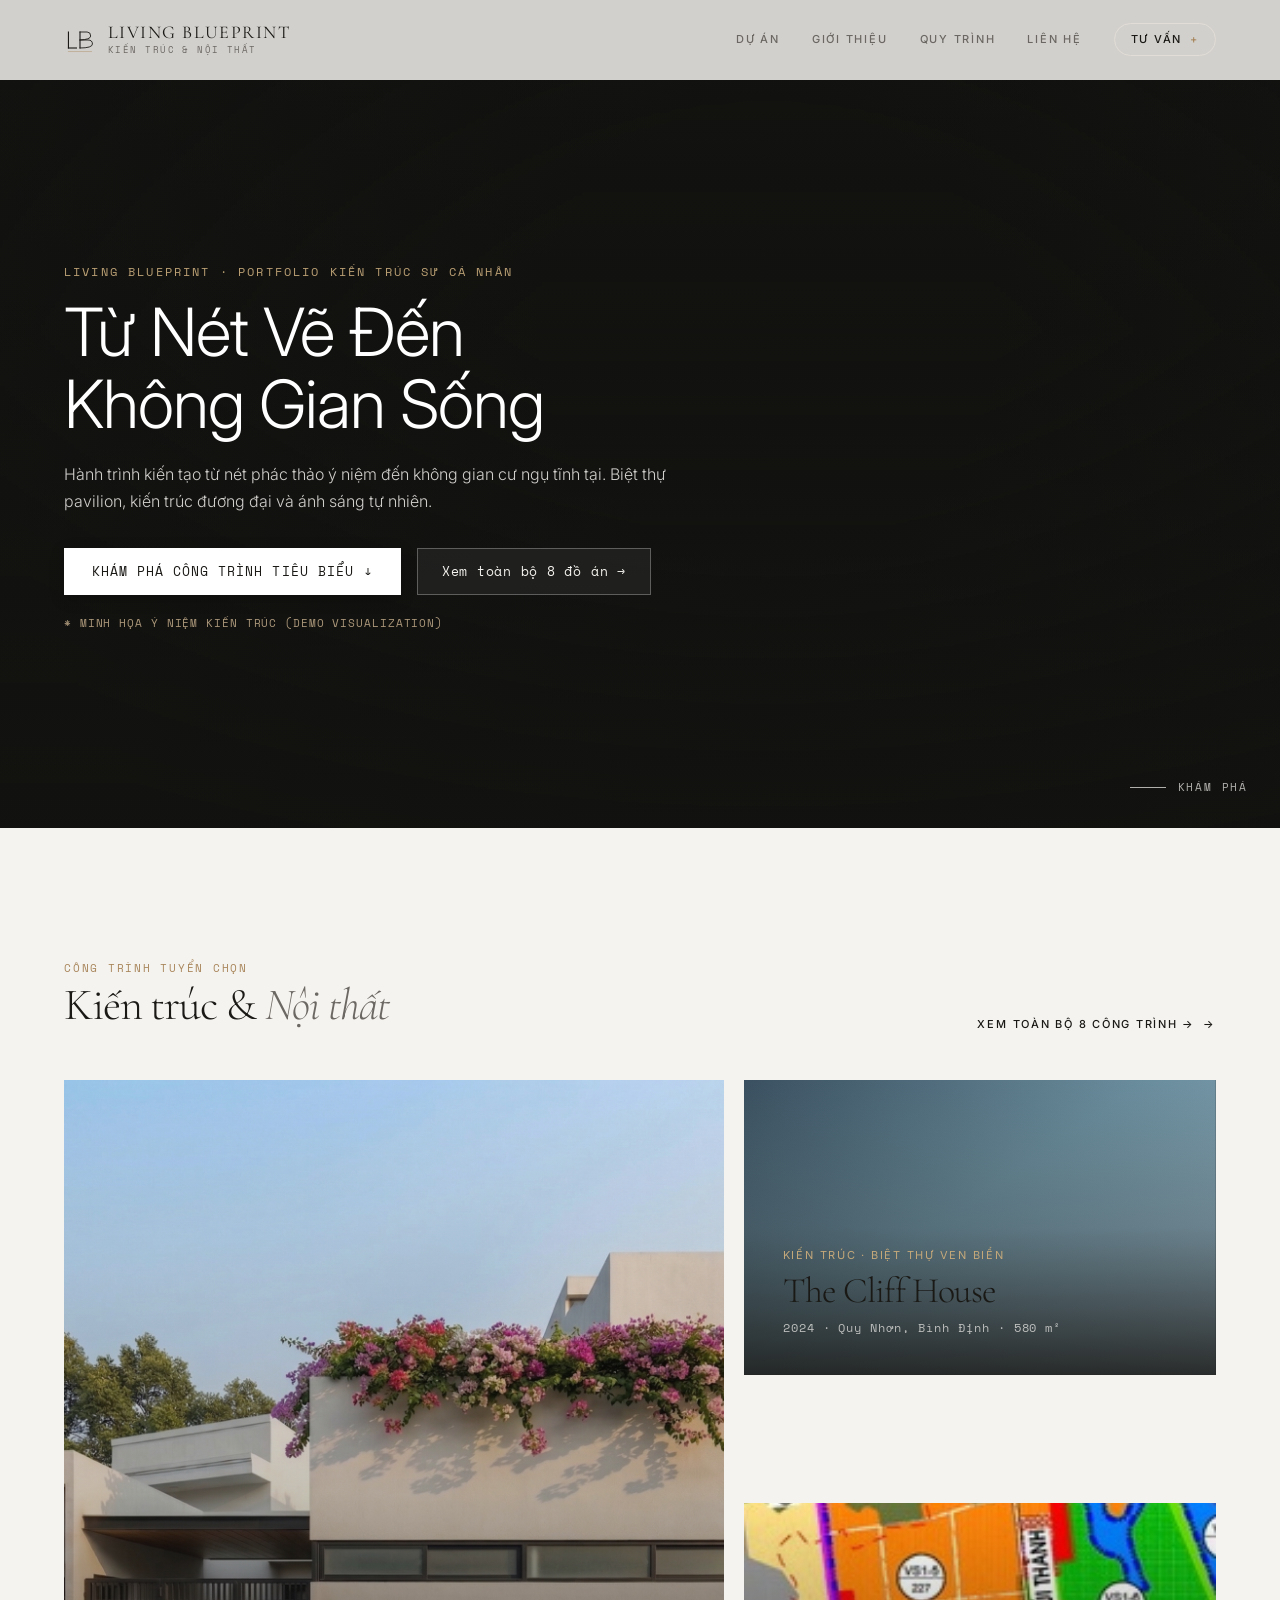
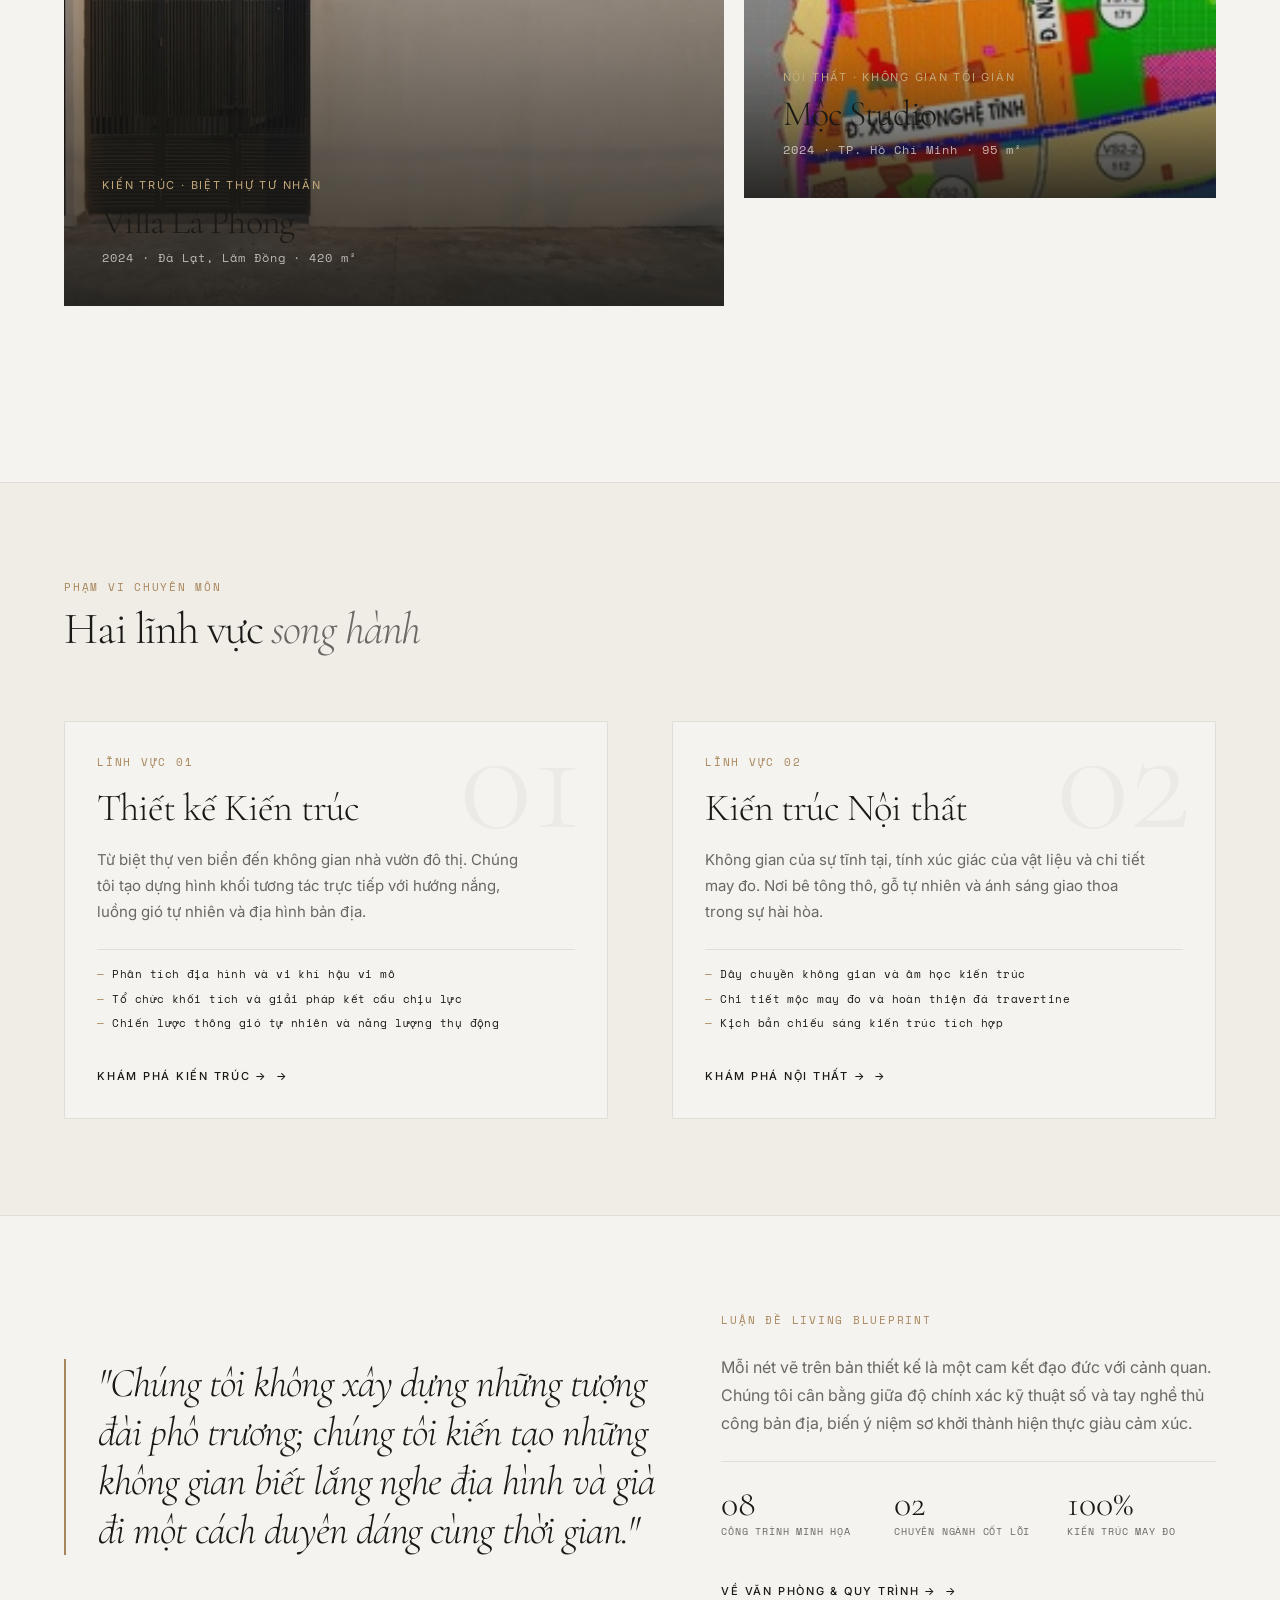
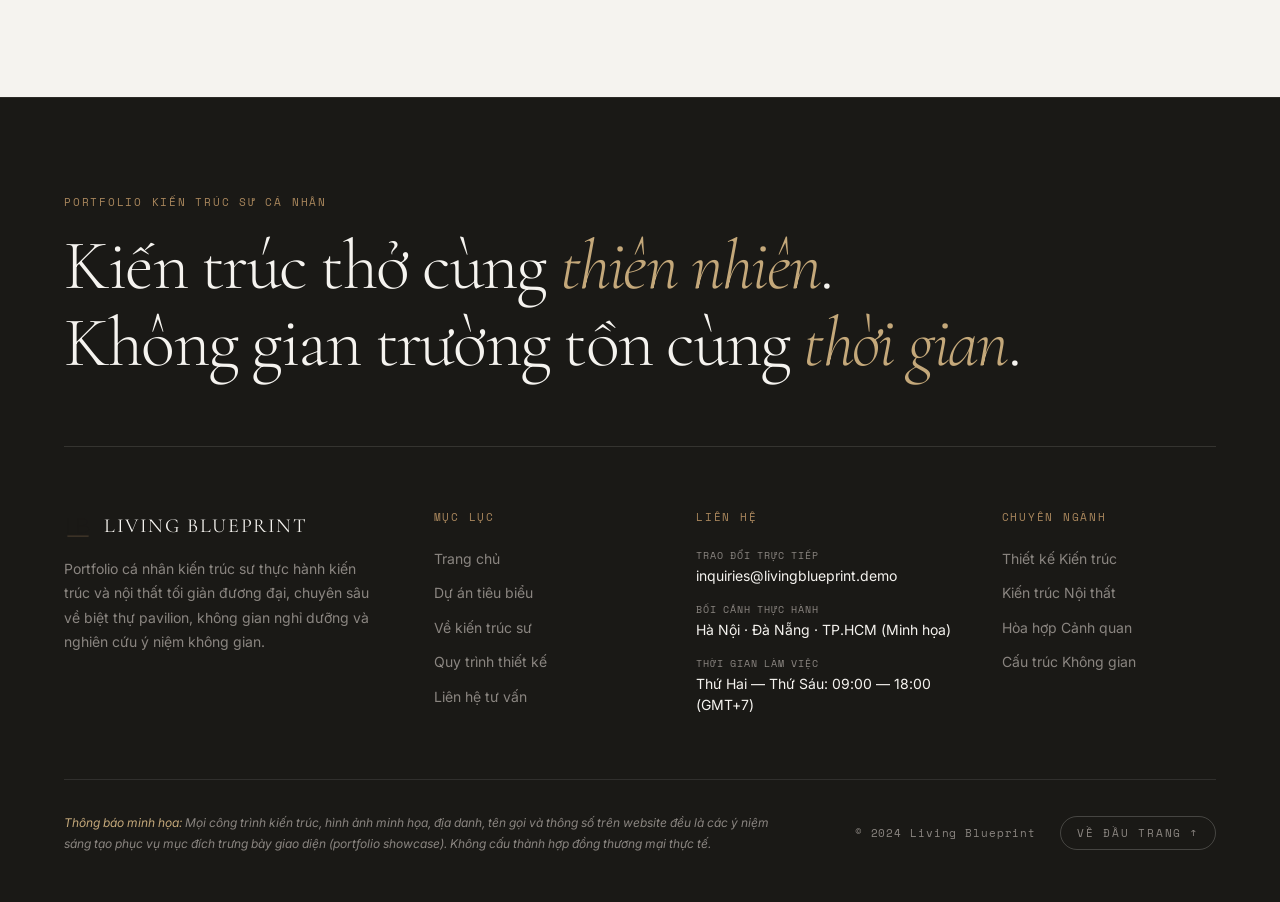
<file: index.html>
<!DOCTYPE html>
<html lang="vi">
<head>
  <meta charset="UTF-8">
  <meta name="viewport" content="width=device-width, initial-scale=1.0">
  <meta name="description" content="Living Blueprint — Portfolio cá nhân kiến trúc sư thực hành kiến trúc &amp; nội thất đương đại. Trải nghiệm biến đổi không gian kiến trúc 4 giai đoạn.">
  <meta name="robots" content="noindex, nofollow">
  <title>Living Blueprint — Kiến trúc &amp; Nội thất</title>

  <!-- Open Graph -->
  <meta property="og:type" content="website">
  <meta property="og:title" content="Living Blueprint — Kiến trúc &amp; Nội thất">
  <meta property="og:description" content="Portfolio cá nhân kiến trúc sư thực hành kiến trúc &amp; nội thất tối giản đương đại.">
  <meta property="og:locale" content="vi_VN">

  <!-- Favicon -->
  <link rel="icon" type="image/svg+xml"
    href="data:image/svg+xml,%3Csvg xmlns='http://www.w3.org/2000/svg' viewBox='0 0 32 32'%3E%3Crect width='32' height='32' fill='%23F5F3EF'/%3E%3Cline x1='8' y1='8' x2='8' y2='22' stroke='%231A1916' stroke-width='2'/%3E%3Cline x1='8' y1='22' x2='15' y2='22' stroke='%231A1916' stroke-width='2'/%3E%3Cline x1='18' y1='8' x2='18' y2='22' stroke='%231A1916' stroke-width='2'/%3E%3Cpath d='M18 8 L25 8 Q28 8 28 12 Q28 15 18 16' stroke='%231A1916' stroke-width='1.5' fill='none'/%3E%3Cpath d='M18 16 L26 16 Q30 16 30 20 Q30 24 18 24' stroke='%231A1916' stroke-width='1.5' fill='none'/%3E%3Cline x1='8' y1='28' x2='28' y2='28' stroke='%23A8865C' stroke-width='1'/%3E%3C/svg%3E">

  <!-- Google Fonts: Cormorant Garamond, Inter, Space Mono -->
  <link rel="preconnect" href="https://fonts.googleapis.com">
  <link rel="preconnect" href="https://fonts.gstatic.com" crossorigin>
  <link href="https://fonts.googleapis.com/css2?family=Cormorant+Garamond:ital,wght@0,300;0,400;0,500;0,600;1,300;1,400;1,500&family=Inter:wght@300;400;500;600&family=Space+Mono:ital,wght@0,400;0,700;1,400&display=swap" rel="stylesheet">

  <!-- Foundation CSS -->
  <link rel="stylesheet" href="css/reset.css">
  <link rel="stylesheet" href="css/variables.css">
  <link rel="stylesheet" href="css/typography.css">
  <link rel="stylesheet" href="css/layout.css">

  <!-- Global Components CSS — Phase 1 -->
  <link rel="stylesheet" href="css/components/navbar.css">
  <link rel="stylesheet" href="css/components/drawer.css">
  <link rel="stylesheet" href="css/components/cursor.css">
  <link rel="stylesheet" href="css/components/footer.css">
  <link rel="stylesheet" href="css/components/loader.css">

  <!-- Phase 2: Hero & Home Styles -->
  <link rel="stylesheet" href="css/components/hero.css">
  <link rel="stylesheet" href="css/pages/home.css">
  <link rel="stylesheet" href="css/editor/visual-editor.css">

  <!-- GSAP & ScrollTrigger (Local vendor scripts with fallback) -->
  <script src="js/vendor/gsap.min.js"></script>
  <script src="js/vendor/ScrollTrigger.min.js"></script>
</head>

<body>

  <!-- ── 1. PAGE LOADER ── -->
  <div class="page-loader" aria-hidden="false">
    <div class="page-loader__content">
      <img src="assets/svg/logo.svg" alt="" class="page-loader__logo" width="48" height="48" data-editable-image="site.logoUrl">
      <span class="page-loader__brand" data-content-key="site.brandTitle">Living Blueprint</span>
      <div class="page-loader__line-wrap" aria-hidden="true">
        <div class="page-loader__line"></div>
      </div>
    </div>
  </div>

  <!-- ── 2. CUSTOM RING CURSOR (Desktop only) ── -->
  <div class="custom-cursor is-hidden" aria-hidden="true">
    <div class="custom-cursor__dot"></div>
    <div class="custom-cursor__ring">
      <span class="custom-cursor__label">XEM</span>
    </div>
  </div>

  <!-- ── 3. MOBILE FULLSCREEN DRAWER ── -->
  <aside id="mobile-nav-drawer" class="mobile-drawer" aria-label="Menu di động" aria-hidden="true">
    <div class="mobile-drawer__header">
      <a href="index.html" class="mobile-drawer__brand">
        <img src="assets/svg/logo.svg" alt="" width="28" height="28">
        <span class="mobile-drawer__brand-title">Living Blueprint</span>
      </a>
      <button class="mobile-drawer__close" type="button" aria-label="Đóng menu">
        <img src="assets/svg/icons/close.svg" alt="" class="mobile-drawer__close-icon" width="18" height="18">
      </button>
    </div>

    <nav class="mobile-drawer__nav" aria-label="Liên kết điều hướng di động">
      <ul class="mobile-drawer__list" role="list">
        <li class="mobile-drawer__item">
          <a href="projects.html" class="mobile-drawer__link">
            <span class="mobile-drawer__num">01</span>
            <span class="mobile-drawer__text">Dự án</span>
          </a>
        </li>
        <li class="mobile-drawer__item">
          <a href="about.html" class="mobile-drawer__link">
            <span class="mobile-drawer__num">02</span>
            <span class="mobile-drawer__text">Giới thiệu</span>
          </a>
        </li>
        <li class="mobile-drawer__item">
          <a href="about.html#process" class="mobile-drawer__link">
            <span class="mobile-drawer__num">03</span>
            <span class="mobile-drawer__text">Quy trình</span>
          </a>
        </li>
        <li class="mobile-drawer__item">
          <a href="contact.html" class="mobile-drawer__link">
            <span class="mobile-drawer__num">04</span>
            <span class="mobile-drawer__text">Liên hệ</span>
          </a>
        </li>
      </ul>
    </nav>

    <div class="mobile-drawer__footer">
      <span class="mobile-drawer__meta">Liên hệ hợp tác</span>
      <a href="mailto:hello@livingblueprint.demo" class="mobile-drawer__email">hello@livingblueprint.demo</a>
      <span class="mobile-drawer__note">Mọi ý tưởng kiến trúc hiển thị là tác phẩm minh họa mẫu.</span>
    </div>
  </aside>

  <!-- ── PAGE WRAPPER ── -->
  <div class="page-wrapper">

    <a href="#main-content" class="sr-only">Bỏ qua điều hướng đến nội dung chính</a>

    <!-- ── 4. HEADER & NAVBAR ── -->
    <header role="banner">
      <nav class="site-navbar" aria-label="Điều hướng chính">
        <div class="site-navbar__inner">
          <a href="index.html" class="site-navbar__brand" aria-label="Living Blueprint — Trang chủ">
            <img src="assets/svg/logo.svg" alt="Logo" class="site-navbar__logo-icon" width="32" height="32" data-editable-image="site.logoUrl">
            <div class="site-navbar__brand-text">
              <span class="site-navbar__brand-title" data-content-key="site.brandTitle">Living Blueprint</span>
              <span class="site-navbar__brand-sub" data-content-key="site.brandSub">Kiến trúc &amp; Nội thất</span>
            </div>
          </a>

          <div class="site-navbar__nav">
            <ul class="site-navbar__links" role="list">
              <li><a href="projects.html" class="site-navbar__link">Dự án</a></li>
              <li><a href="about.html" class="site-navbar__link">Giới thiệu</a></li>
              <li><a href="about.html#process" class="site-navbar__link">Quy trình</a></li>
              <li><a href="contact.html" class="site-navbar__link">Liên hệ</a></li>
            </ul>

            <a href="contact.html" class="site-navbar__cta" aria-label="Gửi yêu cầu tư vấn">
              <span>Tư vấn</span>
              <span class="site-navbar__cta-plus" aria-hidden="true">+</span>
            </a>
          </div>

          <!-- Mobile Toggle Button -->
          <button class="site-navbar__toggle" type="button" aria-label="Mở menu điều hướng di động" aria-expanded="false" aria-controls="mobile-nav-drawer">
            <span class="site-navbar__toggle-line"></span>
            <span class="site-navbar__toggle-line"></span>
          </button>
        </div>
      </nav>
    </header>

    <!-- ── MAIN CONTENT ── -->
    <main id="main-content">

      <!-- ========================================================
           HOMEPAGE HERO BANNER (EDITORIAL ARCHITECTURAL HERO)
           Clean luxury hero banner with natural smooth scrolling
           ======================================================== -->
      <section class="hero-home" id="hero-section" aria-label="Giới thiệu không gian kiến trúc">
        <div
          class="hero-home__bg"
          id="home-hero-bg"
          style="background-image: url('https://images.unsplash.com/photo-1600585154340-be6161a56a0c?auto=format&fit=crop&w=1920&q=80');"
          role="img"
          aria-label="Ảnh bìa công trình kiến trúc biệt thự đương đại"
          data-editable-image="home.heroCoverImage"
        ></div>
        <div class="hero-home__overlay" aria-hidden="true"></div>

        <div class="container hero-home__container">
          <div class="hero-home__content">
            <span class="hero-home__kicker" data-content-key="home.heroKicker">LIVING BLUEPRINT · PORTFOLIO KIẾN TRÚC SƯ CÁ NHÂN</span>
            <h1 class="hero-home__title" data-content-key="home.heroTitle">Từ Nét Vẽ Đến Không Gian Sống</h1>
            <p class="hero-home__desc" data-content-key="home.heroDesc">
              Hành trình kiến tạo từ nét phác thảo ý niệm đến không gian cư ngụ tĩnh tại. Biệt thự pavilion, kiến trúc đương đại và ánh sáng tự nhiên.
            </p>
            <div class="hero-home__actions">
              <a href="#featured-works" class="hero-home__cta" data-cursor="view" data-cursor-label="XEM">
                <span data-content-key="home.heroCta">Khám phá công trình tiêu biểu</span>
                <span aria-hidden="true">&darr;</span>
              </a>
              <a href="projects.html" class="hero-home__secondary-cta">
                <span>Xem toàn bộ 8 đồ án &rarr;</span>
              </a>
            </div>
            <span class="hero-home__notice" data-content-key="home.heroNotice">
              * Minh họa ý niệm kiến trúc (Demo Visualization)
            </span>
          </div>
        </div>

        <!-- Scroll down indicator -->
        <a href="#featured-works" class="hero-home__scroll-prompt" aria-label="Cuộn xuống xem công trình">
          <span class="hero-home__scroll-line"></span>
          <span>Khám phá</span>
        </a>
      </section>

      <!-- ========================================================
           HOMEPAGE SECTION 2: FEATURED WORKS (EDITORIAL GRID)
           Asymmetric 3-Project Layout with Hover Reveal
           ======================================================== -->
      <section id="featured-works" class="section" aria-label="Các công trình tiêu biểu">
        <div class="container">

          <div class="section-head section-head--row">
            <div>
              <span class="section-kicker" data-content-key="home.featuredKicker">Công trình tuyển chọn</span>
              <h2 class="section-title">Kiến trúc &amp; <em>Nội thất</em></h2>
            </div>
            <a href="projects.html" class="link-arrow" data-cursor="view" data-cursor-label="TẤT CẢ">
              Xem toàn bộ 8 công trình &rarr;
            </a>
          </div>

          <!-- Asymmetric 3-Project Grid -->
          <div class="featured-grid" role="list">

            <!-- Lead Hero Card (Villa Lá Phong) -->
            <a href="project.html?slug=villa-la-phong" class="featured-card featured-card--lead" role="listitem" data-cursor="view" data-cursor-label="XEM" data-project-card-slug="villa-la-phong">
              <div class="featured-card__bg" data-project-card-image="villa-la-phong" style="background: linear-gradient(145deg, #5E7050 0%, #8B9D7A 45%, #A8B896 100%)"></div>
              <div class="featured-card__overlay">
                <span class="featured-card__cat">Kiến trúc · Biệt thự tư nhân</span>
                <h3 class="featured-card__title">Villa Lá Phong</h3>
                <span class="featured-card__meta">2024 · Đà Lạt, Lâm Đồng · 420 m²</span>
              </div>
            </a>

            <!-- Side Card 1 (The Cliff House) -->
            <a href="project.html?slug=cliff-house" class="featured-card featured-card--side" role="listitem" data-cursor="view" data-cursor-label="XEM" data-project-card-slug="cliff-house">
              <div class="featured-card__bg" data-project-card-image="cliff-house" style="background: linear-gradient(145deg, #3A5060 0%, #6A8D9D 45%, #9AB8C8 100%)"></div>
              <div class="featured-card__overlay">
                <span class="featured-card__cat">Kiến trúc · Biệt thự ven biển</span>
                <h3 class="featured-card__title">The Cliff House</h3>
                <span class="featured-card__meta">2024 · Quy Nhơn, Bình Định · 580 m²</span>
              </div>
            </a>

            <!-- Side Card 2 (Mộc Studio) -->
            <a href="project.html?slug=moc-studio" class="featured-card featured-card--side" role="listitem" data-cursor="view" data-cursor-label="XEM" data-project-card-slug="moc-studio">
              <div class="featured-card__bg" data-project-card-image="moc-studio" style="background: linear-gradient(145deg, #A87840 0%, #C8A060 45%, #E0C888 100%)"></div>
              <div class="featured-card__overlay">
                <span class="featured-card__cat">Nội thất · Không gian tối giản</span>
                <h3 class="featured-card__title">Mộc Studio</h3>
                <span class="featured-card__meta">2024 · TP. Hồ Chí Minh · 95 m²</span>
              </div>
            </a>

          </div>

        </div>
      </section>

      <!-- ========================================================
           HOMEPAGE SECTION 3: DISCIPLINES & PRACTICE STRIP
           Huni Architectes inspired watermark numbers
           ======================================================== -->
      <section class="disciplines-strip" aria-label="Lĩnh vực chuyên môn">
        <div class="container">

          <div class="section-head" style="margin-bottom: var(--space-16);">
            <span class="section-kicker">Phạm vi chuyên môn</span>
            <h2 class="section-title">Hai lĩnh vực <em>song hành</em></h2>
          </div>

          <div class="disciplines-grid">

            <!-- Discipline 01: Architecture -->
            <div class="discipline-card">
              <span class="discipline-watermark" aria-hidden="true">01</span>
              <span class="discipline-tag">Lĩnh vực 01</span>
              <h3 class="discipline-title">Thiết kế Kiến trúc</h3>
              <p class="discipline-desc">
                Từ biệt thự ven biển đến không gian nhà vườn đô thị. Chúng tôi tạo dựng hình khối tương tác trực tiếp với hướng nắng, luồng gió tự nhiên và địa hình bản địa.
              </p>
              <ul class="discipline-list" role="list">
                <li class="discipline-item">Phân tích địa hình và vi khí hậu vi mô</li>
                <li class="discipline-item">Tổ chức khối tích và giải pháp kết cấu chịu lực</li>
                <li class="discipline-item">Chiến lược thông gió tự nhiên và năng lượng thụ động</li>
              </ul>
              <div style="margin-top: var(--space-4);">
                <a href="projects.html" class="link-arrow">Khám phá Kiến trúc &rarr;</a>
              </div>
            </div>

            <!-- Discipline 02: Interiors -->
            <div class="discipline-card">
              <span class="discipline-watermark" aria-hidden="true">02</span>
              <span class="discipline-tag">Lĩnh vực 02</span>
              <h3 class="discipline-title">Kiến trúc Nội thất</h3>
              <p class="discipline-desc">
                Không gian của sự tĩnh tại, tính xúc giác của vật liệu và chi tiết may đo. Nơi bê tông thô, gỗ tự nhiên và ánh sáng giao thoa trong sự hài hòa.
              </p>
              <ul class="discipline-list" role="list">
                <li class="discipline-item">Dây chuyền không gian và âm học kiến trúc</li>
                <li class="discipline-item">Chi tiết mộc may đo và hoàn thiện đá travertine</li>
                <li class="discipline-item">Kịch bản chiếu sáng kiến trúc tích hợp</li>
              </ul>
              <div style="margin-top: var(--space-4);">
                <a href="projects.html" class="link-arrow">Khám phá Nội thất &rarr;</a>
              </div>
            </div>

          </div>

        </div>
      </section>

      <!-- ========================================================
           HOMEPAGE SECTION 4: STUDIO PHILOSOPHY TEASER
           ======================================================== -->
      <section class="teaser-section" aria-label="Triết lý thiết kế">
        <div class="container">
          <div class="teaser-layout">
            <blockquote class="teaser-quote">
              "Chúng tôi không xây dựng những tượng đài phô trương; chúng tôi kiến tạo những không gian biết lắng nghe địa hình và già đi một cách duyên dáng cùng thời gian."
            </blockquote>

            <div class="teaser-content">
              <span class="section-kicker">Luận đề Living Blueprint</span>
              <p class="teaser-text">
                Mỗi nét vẽ trên bản thiết kế là một cam kết đạo đức với cảnh quan. Chúng tôi cân bằng giữa độ chính xác kỹ thuật số và tay nghề thủ công bản địa, biến ý niệm sơ khởi thành hiện thực giàu cảm xúc.
              </p>

              <div class="teaser-stats">
                <div class="teaser-stat-item">
                  <span class="teaser-stat-num">08</span>
                  <span class="teaser-stat-label">Công trình minh họa</span>
                </div>
                <div class="teaser-stat-item">
                  <span class="teaser-stat-num">02</span>
                  <span class="teaser-stat-label">Chuyên ngành cốt lõi</span>
                </div>
                <div class="teaser-stat-item">
                  <span class="teaser-stat-num">100%</span>
                  <span class="teaser-stat-label">Kiến trúc may đo</span>
                </div>
              </div>

              <div style="margin-top: var(--space-4);">
                <a href="about.html" class="link-arrow">Về văn phòng &amp; Quy trình &rarr;</a>
              </div>
            </div>
          </div>
        </div>
      </section>

    </main>

    <!-- ── 5. EDITORIAL FOOTER (Phase 1) ── -->
    <footer class="site-footer" role="contentinfo">
      <div class="site-footer__inner">

        <!-- Hero statement -->
        <div class="site-footer__hero">
          <span class="site-footer__tagline">Portfolio Kiến trúc sư Cá nhân</span>
          <h2 class="site-footer__headline">
            Kiến trúc thở cùng <em>thiên nhiên</em>.<br>
            Không gian trường tồn cùng <em>thời gian</em>.
          </h2>
        </div>

        <!-- 4 Columns Grid -->
        <div class="site-footer__grid">
          <!-- Col 1: Brand -->
          <div class="site-footer__col">
            <a href="index.html" class="site-footer__brand" aria-label="Living Blueprint — Trang chủ">
              <img src="assets/svg/logo.svg" alt="" width="28" height="28" data-editable-image="site.logoUrl">
              <span class="site-footer__brand-title" data-content-key="site.brandTitle">Living Blueprint</span>
            </a>
            <p class="site-footer__desc">
              Portfolio cá nhân kiến trúc sư thực hành kiến trúc và nội thất tối giản đương đại, chuyên sâu về biệt thự pavilion, không gian nghỉ dưỡng và nghiên cứu ý niệm không gian.
            </p>
          </div>

          <!-- Col 2: Navigation -->
          <div class="site-footer__col">
            <h3 class="site-footer__col-title">Mục lục</h3>
            <ul class="site-footer__list" role="list">
              <li><a href="index.html" class="site-footer__link">Trang chủ</a></li>
              <li><a href="projects.html" class="site-footer__link">Dự án tiêu biểu</a></li>
              <li><a href="about.html" class="site-footer__link">Về kiến trúc sư</a></li>
              <li><a href="about.html#process" class="site-footer__link">Quy trình thiết kế</a></li>
              <li><a href="contact.html" class="site-footer__link">Liên hệ tư vấn</a></li>
            </ul>
          </div>

          <!-- Col 3: Practice info -->
          <div class="site-footer__col">
            <h3 class="site-footer__col-title">Liên hệ</h3>
            <div class="site-footer__info-item">
              <span class="site-footer__info-label">Trao đổi trực tiếp</span>
              <a href="mailto:inquiries@livingblueprint.demo" class="site-footer__info-value">inquiries@livingblueprint.demo</a>
            </div>
            <div class="site-footer__info-item">
              <span class="site-footer__info-label">Bối cảnh thực hành</span>
              <span class="site-footer__info-value">Hà Nội · Đà Nẵng · TP.HCM (Minh họa)</span>
            </div>
            <div class="site-footer__info-item">
              <span class="site-footer__info-label">Thời gian làm việc</span>
              <span class="site-footer__info-value">Thứ Hai — Thứ Sáu: 09:00 — 18:00 (GMT+7)</span>
            </div>
          </div>

          <!-- Col 4: Disciplines & Social -->
          <div class="site-footer__col">
            <h3 class="site-footer__col-title">Chuyên ngành</h3>
            <ul class="site-footer__list" role="list">
              <li><span class="site-footer__link">Thiết kế Kiến trúc</span></li>
              <li><span class="site-footer__link">Kiến trúc Nội thất</span></li>
              <li><span class="site-footer__link">Hòa hợp Cảnh quan</span></li>
              <li><span class="site-footer__link">Cấu trúc Không gian</span></li>
            </ul>
          </div>
        </div>

        <!-- Bottom Bar -->
        <div class="site-footer__bottom">
          <p class="site-footer__disclaimer">
            <strong>Thông báo minh họa:</strong> Mọi công trình kiến trúc, hình ảnh minh họa, địa danh,
            tên gọi và thông số trên website đều là các ý niệm sáng tạo phục vụ mục đích trưng bày giao diện (portfolio showcase).
            Không cấu thành hợp đồng thương mại thực tế.
          </p>

          <div class="site-footer__actions">
            <span class="site-footer__copyright" data-content-key="footer.copyright">&copy; 2024 Living Blueprint</span>
            <button class="site-footer__back-to-top" type="button" aria-label="Cuộn về đầu trang">
              <span>Về đầu trang</span>
              <span class="site-footer__back-to-top-arrow" aria-hidden="true">&uarr;</span>
            </button>
          </div>
        </div>

      </div>
    </footer>

  </div><!-- .page-wrapper -->

  <!-- JavaScript module entry point -->
  <script type="module" src="js/main.js"></script>

</body>
</html>
</file>
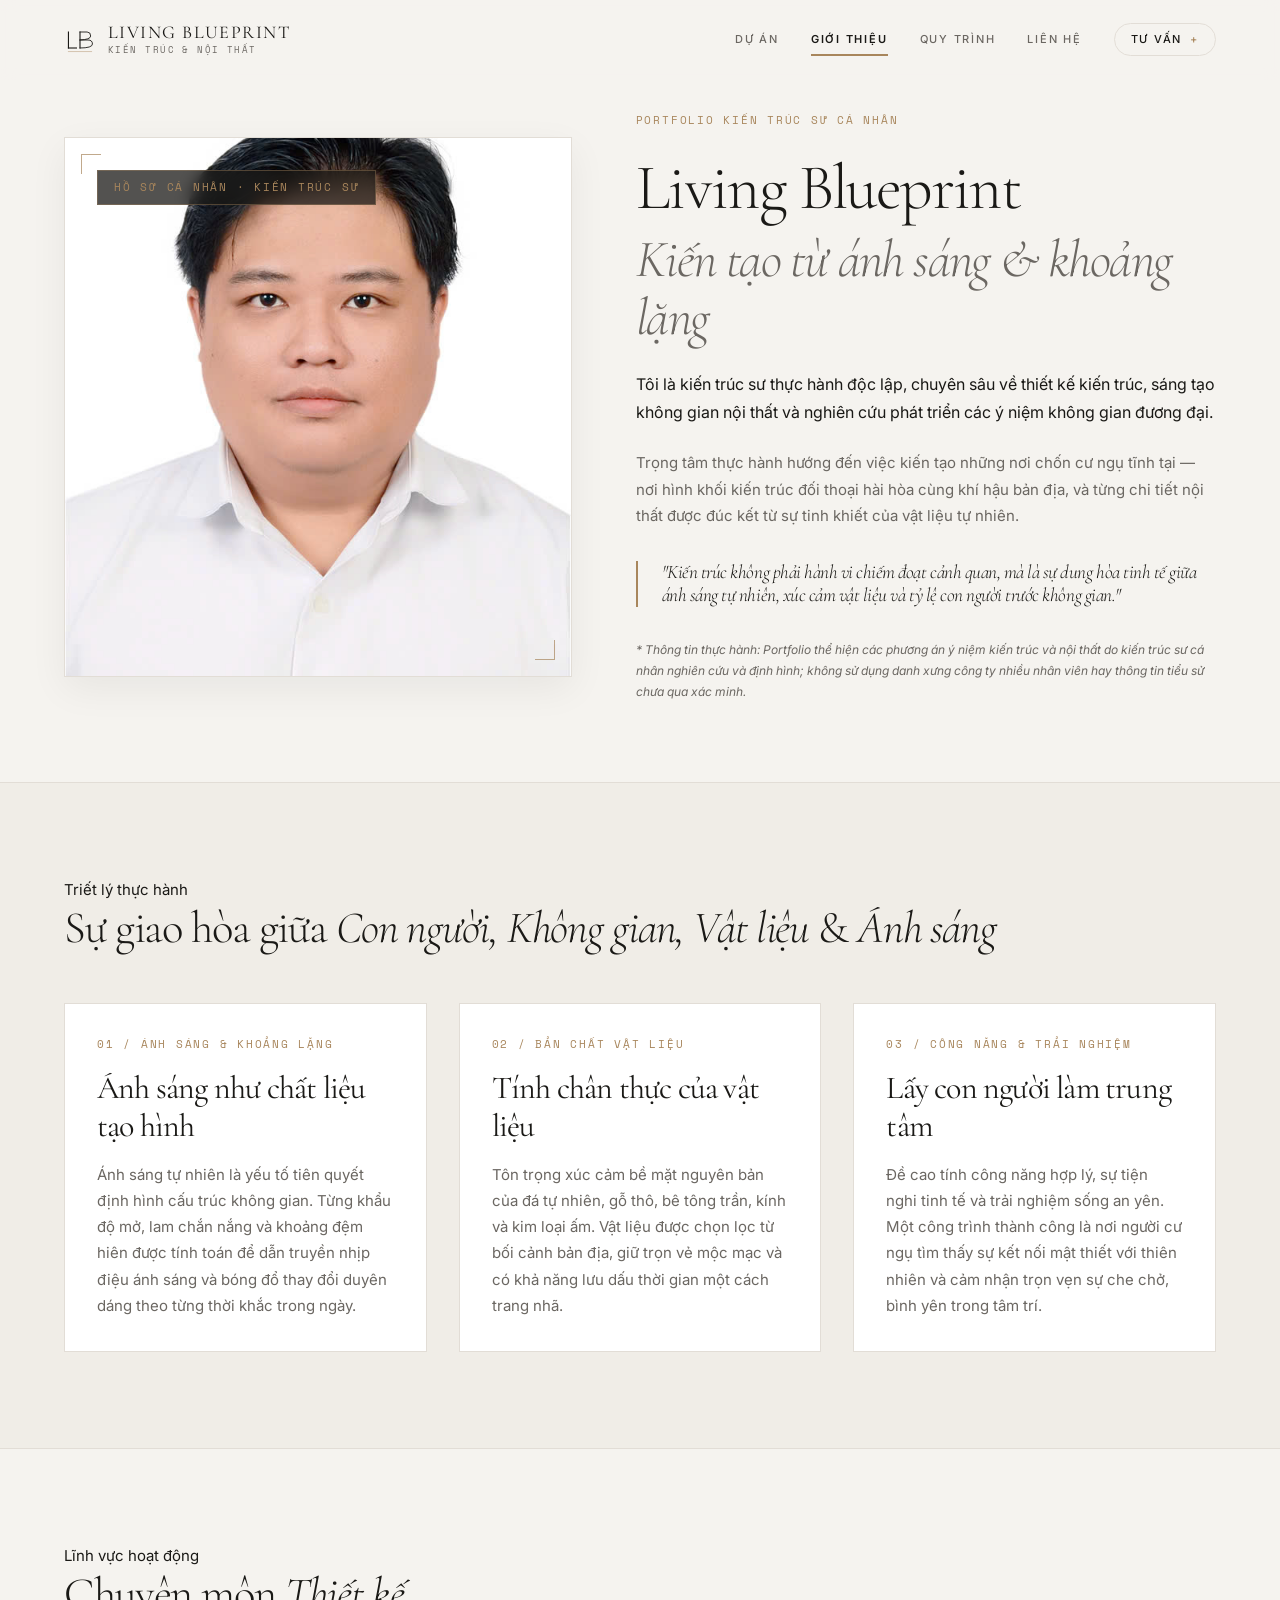
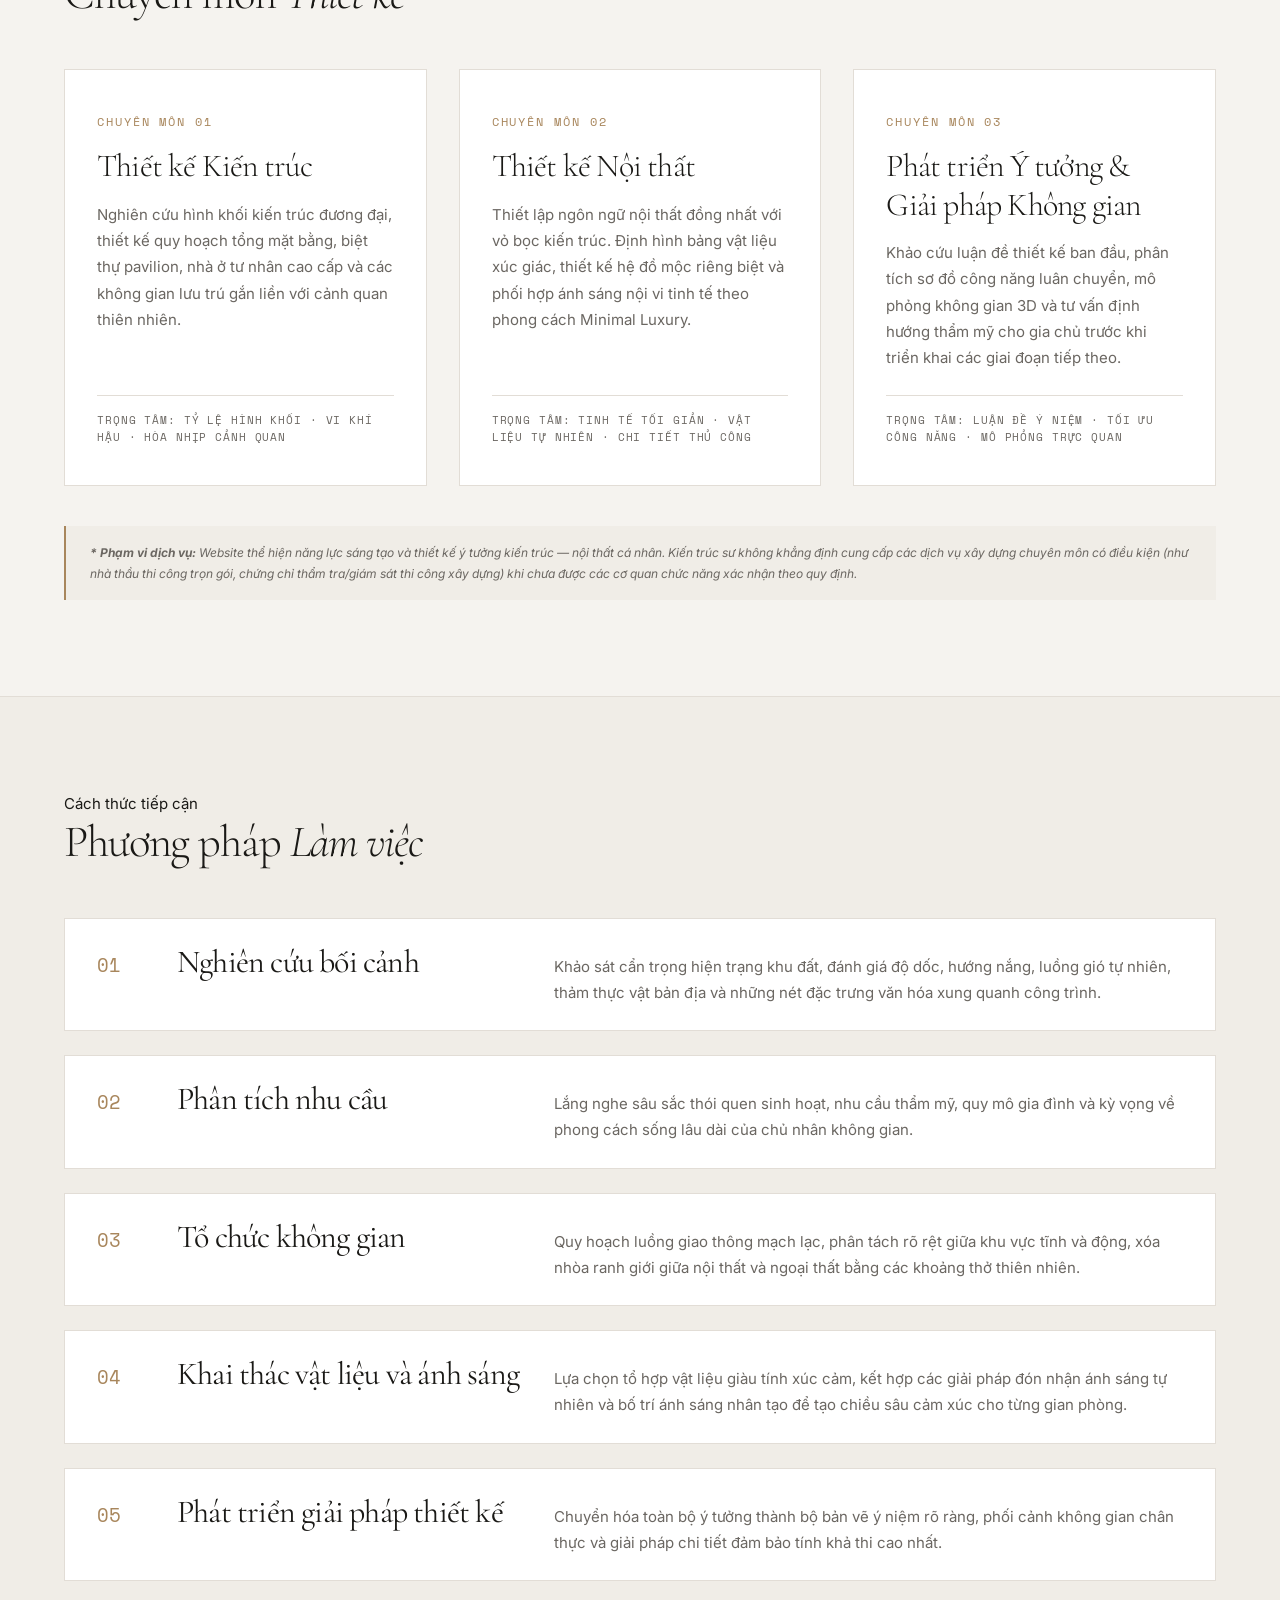
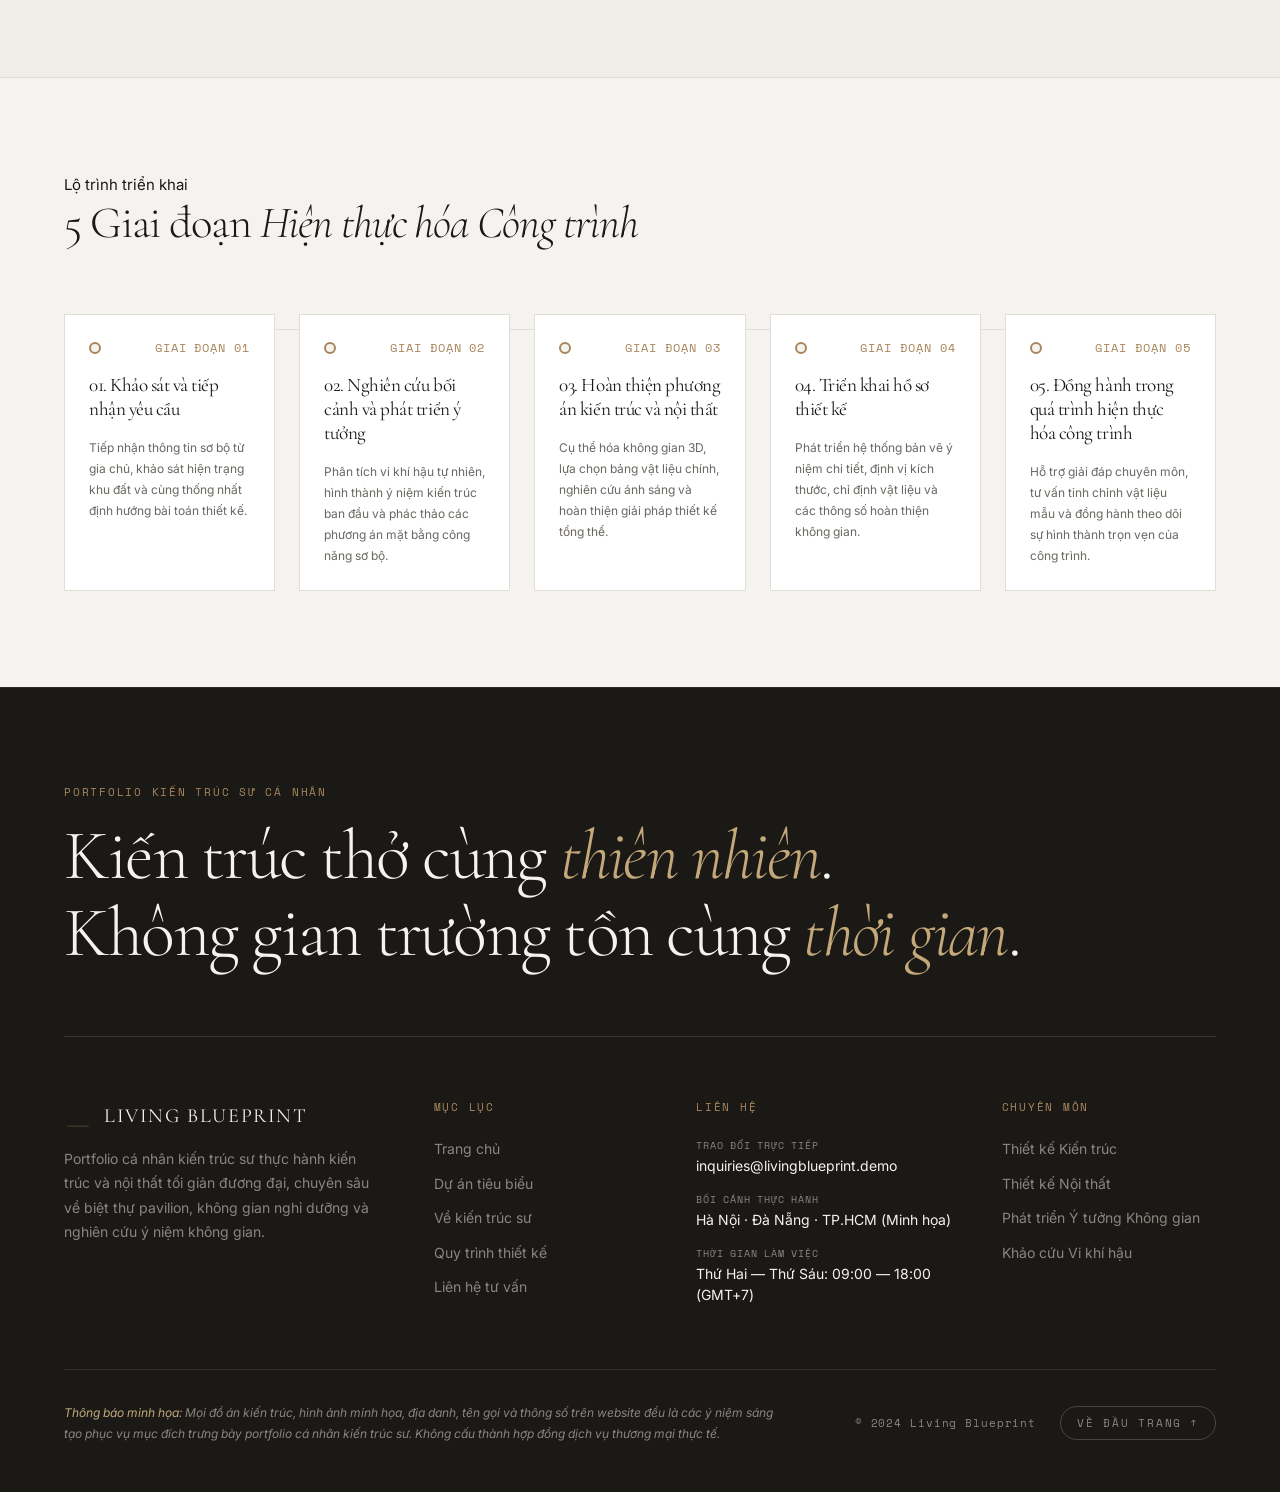
<file: about.html>
<!DOCTYPE html>
<html lang="vi">
<head>
  <meta charset="UTF-8">
  <meta name="viewport" content="width=device-width, initial-scale=1.0">
  <meta name="description" content="Giới thiệu Kiến trúc sư &amp; Quy trình thiết kế — Living Blueprint. Portfolio cá nhân thực hành kiến trúc và nội thất tối giản đương đại.">
  <meta name="robots" content="noindex, nofollow">
  <title>Giới thiệu &amp; Quy trình — Living Blueprint</title>

  <!-- Open Graph -->
  <meta property="og:type" content="profile">
  <meta property="og:title" content="Giới thiệu &amp; Quy trình — Living Blueprint">
  <meta property="og:description" content="Portfolio cá nhân kiến trúc sư thực hành kiến trúc và nội thất tối giản đương đại.">
  <meta property="og:locale" content="vi_VN">

  <link rel="icon" type="image/svg+xml"
    href="data:image/svg+xml,%3Csvg xmlns='http://www.w3.org/2000/svg' viewBox='0 0 32 32'%3E%3Crect width='32' height='32' fill='%23F5F3EF'/%3E%3Cline x1='8' y1='8' x2='8' y2='22' stroke='%231A1916' stroke-width='2'/%3E%3Cline x1='8' y1='22' x2='15' y2='22' stroke='%231A1916' stroke-width='2'/%3E%3Cline x1='18' y1='8' x2='18' y2='22' stroke='%231A1916' stroke-width='2'/%3E%3Cpath d='M18 8 L25 8 Q28 8 28 12 Q28 15 18 16' stroke='%231A1916' stroke-width='1.5' fill='none'/%3E%3Cpath d='M18 16 L26 16 Q30 16 30 20 Q30 24 18 24' stroke='%231A1916' stroke-width='1.5' fill='none'/%3E%3Cline x1='8' y1='28' x2='28' y2='28' stroke='%23A8865C' stroke-width='1'/%3E%3C/svg%3E">

  <link rel="preconnect" href="https://fonts.googleapis.com">
  <link rel="preconnect" href="https://fonts.gstatic.com" crossorigin>
  <link href="https://fonts.googleapis.com/css2?family=Cormorant+Garamond:ital,wght@0,300;0,400;0,500;0,600;1,300;1,400;1,500&family=Inter:wght@300;400;500;600&family=Space+Mono:ital,wght@0,400;0,700;1,400&display=swap" rel="stylesheet">

  <!-- Foundation CSS -->
  <link rel="stylesheet" href="css/reset.css">
  <link rel="stylesheet" href="css/variables.css">
  <link rel="stylesheet" href="css/typography.css">
  <link rel="stylesheet" href="css/layout.css">

  <!-- Global Components CSS — Phase 1 -->
  <link rel="stylesheet" href="css/components/navbar.css">
  <link rel="stylesheet" href="css/components/drawer.css">
  <link rel="stylesheet" href="css/components/cursor.css">
  <link rel="stylesheet" href="css/components/footer.css">
  <link rel="stylesheet" href="css/components/loader.css">

  <!-- Page CSS — Phase 5 -->
  <link rel="stylesheet" href="css/pages/about.css">
  <link rel="stylesheet" href="css/editor/visual-editor.css">
</head>

<body>

  <!-- ── 1. PAGE LOADER ── -->
  <div class="page-loader" aria-hidden="false">
    <div class="page-loader__content">
      <img src="assets/svg/logo.svg" alt="" class="page-loader__logo" width="48" height="48" data-editable-image="site.logoUrl">
      <span class="page-loader__brand" data-content-key="site.brandTitle">Living Blueprint</span>
      <div class="page-loader__line-wrap" aria-hidden="true">
        <div class="page-loader__line"></div>
      </div>
    </div>
  </div>

  <!-- ── 2. CUSTOM RING CURSOR ── -->
  <div class="custom-cursor is-hidden" aria-hidden="true">
    <div class="custom-cursor__dot"></div>
    <div class="custom-cursor__ring">
      <span class="custom-cursor__label">XEM</span>
    </div>
  </div>

  <!-- ── 3. MOBILE FULLSCREEN DRAWER ── -->
  <aside id="mobile-nav-drawer" class="mobile-drawer" aria-label="Menu di động" aria-hidden="true">
    <div class="mobile-drawer__header">
      <a href="index.html" class="mobile-drawer__brand">
        <img src="assets/svg/logo.svg" alt="" width="28" height="28">
        <span class="mobile-drawer__brand-title">Living Blueprint</span>
      </a>
      <button class="mobile-drawer__close" type="button" aria-label="Đóng menu">
        <img src="assets/svg/icons/close.svg" alt="" class="mobile-drawer__close-icon" width="18" height="18">
      </button>
    </div>

    <nav class="mobile-drawer__nav" aria-label="Liên kết điều hướng di động">
      <ul class="mobile-drawer__list" role="list">
        <li class="mobile-drawer__item">
          <a href="projects.html" class="mobile-drawer__link">
            <span class="mobile-drawer__num">01</span>
            <span class="mobile-drawer__text">Dự án</span>
          </a>
        </li>
        <li class="mobile-drawer__item">
          <a href="about.html" class="mobile-drawer__link is-active">
            <span class="mobile-drawer__num">02</span>
            <span class="mobile-drawer__text">Giới thiệu</span>
          </a>
        </li>
        <li class="mobile-drawer__item">
          <a href="about.html#process" class="mobile-drawer__link">
            <span class="mobile-drawer__num">03</span>
            <span class="mobile-drawer__text">Quy trình</span>
          </a>
        </li>
        <li class="mobile-drawer__item">
          <a href="contact.html" class="mobile-drawer__link">
            <span class="mobile-drawer__num">04</span>
            <span class="mobile-drawer__text">Liên hệ</span>
          </a>
        </li>
      </ul>
    </nav>

    <div class="mobile-drawer__footer">
      <span class="mobile-drawer__meta">Trao đổi ý tưởng</span>
      <a href="mailto:hello@livingblueprint.demo" class="mobile-drawer__email">hello@livingblueprint.demo</a>
      <span class="mobile-drawer__note">Portfolio cá nhân kiến trúc sư · Mọi đồ án là ý niệm sáng tạo mẫu.</span>
    </div>
  </aside>

  <!-- ── PAGE WRAPPER ── -->
  <div class="page-wrapper">

    <a href="#main-content" class="sr-only">Bỏ qua điều hướng</a>

    <!-- ── 4. HEADER & NAVBAR ── -->
    <header role="banner">
      <nav class="site-navbar" aria-label="Điều hướng chính">
        <div class="site-navbar__inner">
          <a href="index.html" class="site-navbar__brand" aria-label="Living Blueprint — Trang chủ">
            <img src="assets/svg/logo.svg" alt="Logo" class="site-navbar__logo-icon" width="32" height="32" data-editable-image="site.logoUrl">
            <div class="site-navbar__brand-text">
              <span class="site-navbar__brand-title" data-content-key="site.brandTitle">Living Blueprint</span>
              <span class="site-navbar__brand-sub" data-content-key="site.brandSub">Kiến trúc &amp; Nội thất</span>
            </div>
          </a>

          <div class="site-navbar__nav">
            <ul class="site-navbar__links" role="list">
              <li><a href="projects.html" class="site-navbar__link">Dự án</a></li>
              <li><a href="about.html" class="site-navbar__link is-active" aria-current="page">Giới thiệu</a></li>
              <li><a href="about.html#process" class="site-navbar__link">Quy trình</a></li>
              <li><a href="contact.html" class="site-navbar__link">Liên hệ</a></li>
            </ul>

            <a href="contact.html" class="site-navbar__cta" aria-label="Gửi yêu cầu tư vấn">
              <span>Tư vấn</span>
              <span class="site-navbar__cta-plus" aria-hidden="true">+</span>
            </a>
          </div>

          <button class="site-navbar__toggle" type="button" aria-label="Mở menu điều hướng di động" aria-expanded="false" aria-controls="mobile-nav-drawer">
            <span class="site-navbar__toggle-line"></span>
            <span class="site-navbar__toggle-line"></span>
          </button>
        </div>
      </nav>
    </header>

    <!-- ── MAIN CONTENT ── -->
    <main id="main-content">

      <!-- ── SECTION 01: GIỚI THIỆU KIẾN TRÚC SƯ ── -->
      <section class="about-hero" aria-label="Giới thiệu kiến trúc sư">
        <div class="container">
          <div class="about-hero__grid">
            
            <!-- Portrait Placeholder Container -->
            <div class="about-portrait-wrap">
              <div class="about-portrait" role="img" aria-label="Vị trí ảnh chân dung kiến trúc sư" data-cursor="view" data-cursor-label="CHÂN DUNG" data-editable-image="about.portrait">
                <span class="about-portrait__badge">Hồ sơ cá nhân · Kiến trúc sư</span>
                
                <!-- Architectural watermark icon -->
                <svg class="about-portrait__watermark" viewBox="0 0 100 100" fill="none" xmlns="http://www.w3.org/2000/svg" aria-hidden="true">
                  <circle cx="50" cy="50" r="48" stroke="#A8865C" stroke-width="1" stroke-dasharray="4,4"/>
                  <rect x="25" y="25" width="50" height="50" stroke="#F5F3EF" stroke-width="1.5"/>
                  <line x1="25" y1="25" x2="75" y2="75" stroke="#A8865C" stroke-width="1"/>
                  <line x1="75" y1="25" x2="25" y2="75" stroke="#A8865C" stroke-width="1"/>
                </svg>

                <div class="about-portrait__notice-box">
                  <span class="about-portrait__notice-title">Khung ảnh chân dung</span>
                  <p class="about-portrait__notice-text" data-content-key="about.portraitNotice">
                    Vị trí ảnh chân dung kiến trúc sư — Sẽ được cập nhật khi có ảnh chính thức.
                  </p>
                </div>
              </div>
            </div>

            <!-- Intro Narrative -->
            <div class="about-intro">
              <span class="about-kicker" data-content-key="about.kicker">Portfolio Kiến trúc sư Cá nhân</span>
              <h1 class="about-name">
                Living Blueprint
                <em>Kiến tạo từ ánh sáng &amp; khoảng lặng</em>
              </h1>
              <p class="about-bio" data-content-key="about.bio">
                Tôi là kiến trúc sư thực hành độc lập, chuyên sâu về thiết kế kiến trúc, sáng tạo không gian nội thất và nghiên cứu phát triển các ý niệm không gian đương đại.
              </p>
              <p class="about-bio" data-content-key="about.bioSub" style="font-size: var(--text-body); color: var(--color-ink-muted);">
                Trọng tâm thực hành hướng đến việc kiến tạo những nơi chốn cư ngụ tĩnh tại — nơi hình khối kiến trúc đối thoại hài hòa cùng khí hậu bản địa, và từng chi tiết nội thất được đúc kết từ sự tinh khiết của vật liệu tự nhiên.
              </p>

              <blockquote class="about-pullquote" data-content-key="about.pullquote">
                "Kiến trúc không phải hành vi chiếm đoạt cảnh quan, mà là sự dung hòa tinh tế giữa ánh sáng tự nhiên, xúc cảm vật liệu và tỷ lệ con người trước không gian."
              </blockquote>

              <p class="about-meta-note" data-content-key="about.metaNote">
                * Thông tin thực hành: Portfolio thể hiện các phương án ý niệm kiến trúc và nội thất do kiến trúc sư cá nhân nghiên cứu và định hình; không sử dụng danh xưng công ty nhiều nhân viên hay thông tin tiểu sử chưa qua xác minh.
              </p>
            </div>

          </div>
        </div>
      </section>

      <!-- ── SECTION 02: TRIẾT LÝ THIẾT KẾ ── -->
      <section class="philosophy-section" aria-label="Triết lý thiết kế kiến trúc">
        <div class="container">
          <div class="section-head">
            <span class="section-kicker">Triết lý thực hành</span>
            <h2 class="section-title">
              Sự giao hòa giữa <em>Con người, Không gian, Vật liệu</em> &amp; <em>Ánh sáng</em>
            </h2>
          </div>

          <div class="philosophy-grid" role="list">
            <!-- Philosophy 1: Light & Space -->
            <article class="philosophy-card" role="listitem">
              <span class="philosophy-card__num">01 / Ánh sáng &amp; Khoảng lặng</span>
              <h3 class="philosophy-card__title">Ánh sáng như chất liệu tạo hình</h3>
              <p class="philosophy-card__desc">
                Ánh sáng tự nhiên là yếu tố tiên quyết định hình cấu trúc không gian. Từng khẩu độ mở, lam chắn nắng và khoảng đệm hiên được tính toán để dẫn truyền nhịp điệu ánh sáng và bóng đổ thay đổi duyên dáng theo từng thời khắc trong ngày.
              </p>
            </article>

            <!-- Philosophy 2: Honest Materials -->
            <article class="philosophy-card" role="listitem">
              <span class="philosophy-card__num">02 / Bản chất Vật liệu</span>
              <h3 class="philosophy-card__title">Tính chân thực của vật liệu</h3>
              <p class="philosophy-card__desc">
                Tôn trọng xúc cảm bề mặt nguyên bản của đá tự nhiên, gỗ thô, bê tông trần, kính và kim loại ấm. Vật liệu được chọn lọc từ bối cảnh bản địa, giữ trọn vẻ mộc mạc và có khả năng lưu dấu thời gian một cách trang nhã.
              </p>
            </article>

            <!-- Philosophy 3: Living Experience & Functionality -->
            <article class="philosophy-card" role="listitem">
              <span class="philosophy-card__num">03 / Công năng &amp; Trải nghiệm</span>
              <h3 class="philosophy-card__title">Lấy con người làm trung tâm</h3>
              <p class="philosophy-card__desc">
                Đề cao tính công năng hợp lý, sự tiện nghi tinh tế và trải nghiệm sống an yên. Một công trình thành công là nơi người cư ngụ tìm thấy sự kết nối mật thiết với thiên nhiên và cảm nhận trọn vẹn sự che chở, bình yên trong tâm trí.
              </p>
            </article>
          </div>
        </div>
      </section>

      <!-- ── SECTION 03: CHUYÊN MÔN THIẾT KẾ ── -->
      <section class="disciplines-section" aria-label="Chuyên môn thiết kế">
        <div class="container">
          <div class="section-head">
            <span class="section-kicker">Lĩnh vực hoạt động</span>
            <h2 class="section-title">Chuyên môn <em>Thiết kế</em></h2>
          </div>

          <div class="disciplines-grid" role="list">
            <!-- Discipline 1: Architecture -->
            <div class="discipline-card" role="listitem">
              <div>
                <span class="discipline-card__badge">CHUYÊN MÔN 01</span>
                <h3 class="discipline-card__title">Thiết kế Kiến trúc</h3>
                <p class="discipline-card__desc">
                  Nghiên cứu hình khối kiến trúc đương đại, thiết kế quy hoạch tổng mặt bằng, biệt thự pavilion, nhà ở tư nhân cao cấp và các không gian lưu trú gắn liền với cảnh quan thiên nhiên.
                </p>
              </div>
              <div class="discipline-card__focus">
                Trọng tâm: Tỷ lệ hình khối · Vi khí hậu · Hòa nhịp cảnh quan
              </div>
            </div>

            <!-- Discipline 2: Interior -->
            <div class="discipline-card" role="listitem">
              <div>
                <span class="discipline-card__badge">CHUYÊN MÔN 02</span>
                <h3 class="discipline-card__title">Thiết kế Nội thất</h3>
                <p class="discipline-card__desc">
                  Thiết lập ngôn ngữ nội thất đồng nhất với vỏ bọc kiến trúc. Định hình bảng vật liệu xúc giác, thiết kế hệ đồ mộc riêng biệt và phối hợp ánh sáng nội vi tinh tế theo phong cách Minimal Luxury.
                </p>
              </div>
              <div class="discipline-card__focus">
                Trọng tâm: Tinh tế tối giản · Vật liệu tự nhiên · Chi tiết thủ công
              </div>
            </div>

            <!-- Discipline 3: Concept & Spatial Development -->
            <div class="discipline-card" role="listitem">
              <div>
                <span class="discipline-card__badge">CHUYÊN MÔN 03</span>
                <h3 class="discipline-card__title">Phát triển Ý tưởng &amp; Giải pháp Không gian</h3>
                <p class="discipline-card__desc">
                  Khảo cứu luận đề thiết kế ban đầu, phân tích sơ đồ công năng luân chuyển, mô phỏng không gian 3D và tư vấn định hướng thẩm mỹ cho gia chủ trước khi triển khai các giai đoạn tiếp theo.
                </p>
              </div>
              <div class="discipline-card__focus">
                Trọng tâm: Luận đề ý niệm · Tối ưu công năng · Mô phỏng trực quan
              </div>
            </div>
          </div>

          <div class="discipline-disclaimer-box">
            <strong>* Phạm vi dịch vụ:</strong> Website thể hiện năng lực sáng tạo và thiết kế ý tưởng kiến trúc — nội thất cá nhân. Kiến trúc sư không khẳng định cung cấp các dịch vụ xây dựng chuyên môn có điều kiện (như nhà thầu thi công trọn gói, chứng chỉ thẩm tra/giám sát thi công xây dựng) khi chưa được các cơ quan chức năng xác nhận theo quy định.
          </div>
        </div>
      </section>

      <!-- ── SECTION 04: PHƯƠNG PHÁP LÀM VIỆC ── -->
      <section class="methodology-section" aria-label="Phương pháp làm việc của kiến trúc sư">
        <div class="container">
          <div class="section-head">
            <span class="section-kicker">Cách thức tiếp cận</span>
            <h2 class="section-title">Phương pháp <em>Làm việc</em></h2>
          </div>

          <div class="methodology-list" role="list">
            <!-- Step 1 -->
            <div class="methodology-item" role="listitem">
              <span class="methodology-num">01</span>
              <h3 class="methodology-name">Nghiên cứu bối cảnh</h3>
              <p class="methodology-detail">
                Khảo sát cẩn trọng hiện trạng khu đất, đánh giá độ dốc, hướng nắng, luồng gió tự nhiên, thảm thực vật bản địa và những nét đặc trưng văn hóa xung quanh công trình.
              </p>
            </div>

            <!-- Step 2 -->
            <div class="methodology-item" role="listitem">
              <span class="methodology-num">02</span>
              <h3 class="methodology-name">Phân tích nhu cầu</h3>
              <p class="methodology-detail">
                Lắng nghe sâu sắc thói quen sinh hoạt, nhu cầu thẩm mỹ, quy mô gia đình và kỳ vọng về phong cách sống lâu dài của chủ nhân không gian.
              </p>
            </div>

            <!-- Step 3 -->
            <div class="methodology-item" role="listitem">
              <span class="methodology-num">03</span>
              <h3 class="methodology-name">Tổ chức không gian</h3>
              <p class="methodology-detail">
                Quy hoạch luồng giao thông mạch lạc, phân tách rõ rệt giữa khu vực tĩnh và động, xóa nhòa ranh giới giữa nội thất và ngoại thất bằng các khoảng thở thiên nhiên.
              </p>
            </div>

            <!-- Step 4 -->
            <div class="methodology-item" role="listitem">
              <span class="methodology-num">04</span>
              <h3 class="methodology-name">Khai thác vật liệu và ánh sáng</h3>
              <p class="methodology-detail">
                Lựa chọn tổ hợp vật liệu giàu tính xúc cảm, kết hợp các giải pháp đón nhận ánh sáng tự nhiên và bố trí ánh sáng nhân tạo để tạo chiều sâu cảm xúc cho từng gian phòng.
              </p>
            </div>

            <!-- Step 5 -->
            <div class="methodology-item" role="listitem">
              <span class="methodology-num">05</span>
              <h3 class="methodology-name">Phát triển giải pháp thiết kế</h3>
              <p class="methodology-detail">
                Chuyển hóa toàn bộ ý tưởng thành bộ bản vẽ ý niệm rõ ràng, phối cảnh không gian chân thực và giải pháp chi tiết đảm bảo tính khả thi cao nhất.
              </p>
            </div>
          </div>
        </div>
      </section>

      <!-- ── SECTION 05: QUY TRÌNH THIẾT KẾ (5 GIAI ĐOẠN) ── -->
      <section id="process" class="process-section" aria-label="Quy trình thiết kế 5 giai đoạn">
        <div class="container">
          <div class="process-header">
            <span class="section-kicker">Lộ trình triển khai</span>
            <h2 class="section-title">5 Giai đoạn <em>Hiện thực hóa Công trình</em></h2>
          </div>

          <div class="process-timeline" role="list">
            <!-- Step 1 -->
            <div class="process-step" role="listitem">
              <div class="process-marker">
                <span class="process-dot"></span>
                <span class="process-step-num">GIAI ĐOẠN 01</span>
              </div>
              <h3 class="process-step-title">01. Khảo sát và tiếp nhận yêu cầu</h3>
              <p class="process-step-desc">
                Tiếp nhận thông tin sơ bộ từ gia chủ, khảo sát hiện trạng khu đất và cùng thống nhất định hướng bài toán thiết kế.
              </p>
            </div>

            <!-- Step 2 -->
            <div class="process-step" role="listitem">
              <div class="process-marker">
                <span class="process-dot"></span>
                <span class="process-step-num">GIAI ĐOẠN 02</span>
              </div>
              <h3 class="process-step-title">02. Nghiên cứu bối cảnh và phát triển ý tưởng</h3>
              <p class="process-step-desc">
                Phân tích vi khí hậu tự nhiên, hình thành ý niệm kiến trúc ban đầu và phác thảo các phương án mặt bằng công năng sơ bộ.
              </p>
            </div>

            <!-- Step 3 -->
            <div class="process-step" role="listitem">
              <div class="process-marker">
                <span class="process-dot"></span>
                <span class="process-step-num">GIAI ĐOẠN 03</span>
              </div>
              <h3 class="process-step-title">03. Hoàn thiện phương án kiến trúc và nội thất</h3>
              <p class="process-step-desc">
                Cụ thể hóa không gian 3D, lựa chọn bảng vật liệu chính, nghiên cứu ánh sáng và hoàn thiện giải pháp thiết kế tổng thể.
              </p>
            </div>

            <!-- Step 4 -->
            <div class="process-step" role="listitem">
              <div class="process-marker">
                <span class="process-dot"></span>
                <span class="process-step-num">GIAI ĐOẠN 04</span>
              </div>
              <h3 class="process-step-title">04. Triển khai hồ sơ thiết kế</h3>
              <p class="process-step-desc">
                Phát triển hệ thống bản vẽ ý niệm chi tiết, định vị kích thước, chỉ định vật liệu và các thông số hoàn thiện không gian.
              </p>
            </div>

            <!-- Step 5 -->
            <div class="process-step" role="listitem">
              <div class="process-marker">
                <span class="process-dot"></span>
                <span class="process-step-num">GIAI ĐOẠN 05</span>
              </div>
              <h3 class="process-step-title">05. Đồng hành trong quá trình hiện thực hóa công trình</h3>
              <p class="process-step-desc">
                Hỗ trợ giải đáp chuyên môn, tư vấn tinh chỉnh vật liệu mẫu và đồng hành theo dõi sự hình thành trọn vẹn của công trình.
              </p>
            </div>
          </div>
        </div>
      </section>

    </main>

    <!-- ── 5. EDITORIAL FOOTER ── -->
    <footer class="site-footer" role="contentinfo">
      <div class="site-footer__inner">

        <div class="site-footer__hero">
          <span class="site-footer__tagline">Portfolio Kiến trúc sư Cá nhân</span>
          <h2 class="site-footer__headline">
            Kiến trúc thở cùng <em>thiên nhiên</em>.<br>
            Không gian trường tồn cùng <em>thời gian</em>.
          </h2>
        </div>

        <div class="site-footer__grid">
          <div class="site-footer__col">
            <a href="index.html" class="site-footer__brand" aria-label="Living Blueprint — Trang chủ">
              <img src="assets/svg/logo.svg" alt="" width="28" height="28" data-editable-image="site.logoUrl">
              <span class="site-footer__brand-title" data-content-key="site.brandTitle">Living Blueprint</span>
            </a>
            <p class="site-footer__desc">
              Portfolio cá nhân kiến trúc sư thực hành kiến trúc và nội thất tối giản đương đại, chuyên sâu về biệt thự pavilion, không gian nghỉ dưỡng và nghiên cứu ý niệm không gian.
            </p>
          </div>

          <div class="site-footer__col">
            <h3 class="site-footer__col-title">Mục lục</h3>
            <ul class="site-footer__list" role="list">
              <li><a href="index.html" class="site-footer__link">Trang chủ</a></li>
              <li><a href="projects.html" class="site-footer__link">Dự án tiêu biểu</a></li>
              <li><a href="about.html" class="site-footer__link">Về kiến trúc sư</a></li>
              <li><a href="about.html#process" class="site-footer__link">Quy trình thiết kế</a></li>
              <li><a href="contact.html" class="site-footer__link">Liên hệ tư vấn</a></li>
            </ul>
          </div>

          <div class="site-footer__col">
            <h3 class="site-footer__col-title">Liên hệ</h3>
            <div class="site-footer__info-item">
              <span class="site-footer__info-label">Trao đổi trực tiếp</span>
              <a href="mailto:inquiries@livingblueprint.demo" class="site-footer__info-value">inquiries@livingblueprint.demo</a>
            </div>
            <div class="site-footer__info-item">
              <span class="site-footer__info-label">Bối cảnh thực hành</span>
              <span class="site-footer__info-value">Hà Nội · Đà Nẵng · TP.HCM (Minh họa)</span>
            </div>
            <div class="site-footer__info-item">
              <span class="site-footer__info-label">Thời gian làm việc</span>
              <span class="site-footer__info-value">Thứ Hai — Thứ Sáu: 09:00 — 18:00 (GMT+7)</span>
            </div>
          </div>

          <div class="site-footer__col">
            <h3 class="site-footer__col-title">Chuyên môn</h3>
            <ul class="site-footer__list" role="list">
              <li><span class="site-footer__link">Thiết kế Kiến trúc</span></li>
              <li><span class="site-footer__link">Thiết kế Nội thất</span></li>
              <li><span class="site-footer__link">Phát triển Ý tưởng Không gian</span></li>
              <li><span class="site-footer__link">Khảo cứu Vi khí hậu</span></li>
            </ul>
          </div>
        </div>

        <div class="site-footer__bottom">
          <p class="site-footer__disclaimer">
            <strong>Thông báo minh họa:</strong> Mọi đồ án kiến trúc, hình ảnh minh họa, địa danh,
            tên gọi và thông số trên website đều là các ý niệm sáng tạo phục vụ mục đích trưng bày portfolio cá nhân kiến trúc sư.
            Không cấu thành hợp đồng dịch vụ thương mại thực tế.
          </p>

          <div class="site-footer__actions">
            <span class="site-footer__copyright" data-content-key="footer.copyright">&copy; 2024 Living Blueprint</span>
            <button class="site-footer__back-to-top" type="button" aria-label="Cuộn về đầu trang">
              <span>Về đầu trang</span>
              <span class="site-footer__back-to-top-arrow" aria-hidden="true">&uarr;</span>
            </button>
          </div>
        </div>

      </div>
    </footer>

  </div><!-- .page-wrapper -->

  <script type="module" src="js/main.js"></script>
</body>
</html>
</file>
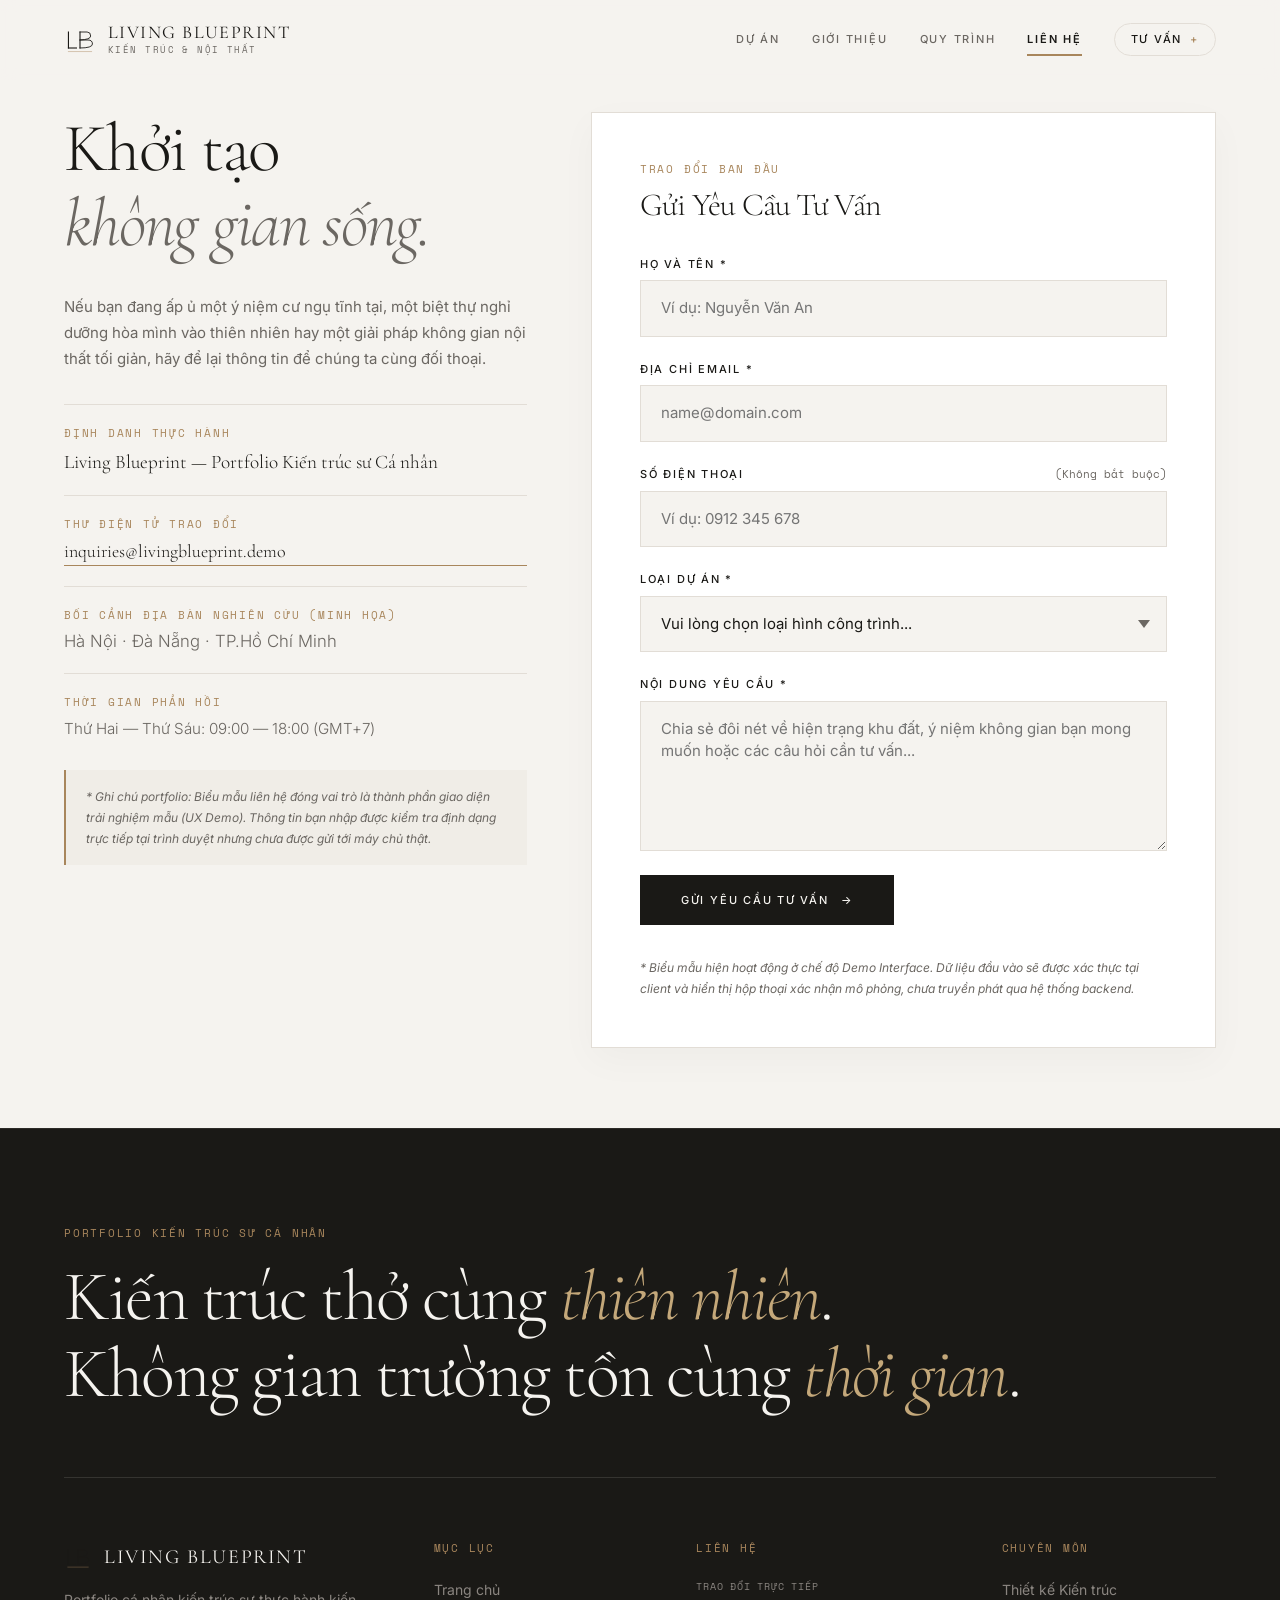
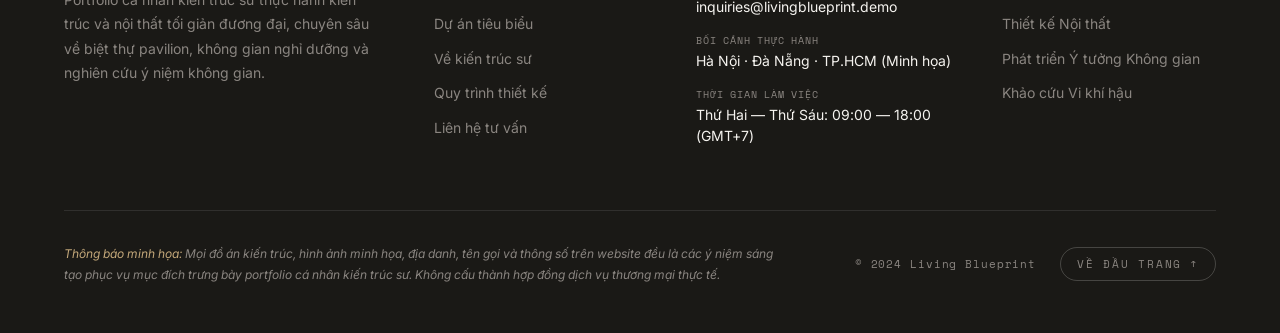
<file: contact.html>
<!DOCTYPE html>
<html lang="vi">
<head>
  <meta charset="UTF-8">
  <meta name="viewport" content="width=device-width, initial-scale=1.0">
  <meta name="description" content="Liên hệ &amp; Tư vấn Thiết kế Kiến trúc — Living Blueprint. Gửi yêu cầu trao đổi trực tiếp đến kiến trúc sư.">
  <meta name="robots" content="noindex, nofollow">
  <title>Liên hệ &amp; Tư vấn — Living Blueprint</title>

  <!-- Open Graph -->
  <meta property="og:type" content="website">
  <meta property="og:title" content="Liên hệ &amp; Tư vấn — Living Blueprint">
  <meta property="og:description" content="Trao đổi ý niệm và yêu cầu tư vấn thiết kế kiến trúc — nội thất cùng kiến trúc sư.">
  <meta property="og:locale" content="vi_VN">

  <link rel="icon" type="image/svg+xml"
    href="data:image/svg+xml,%3Csvg xmlns='http://www.w3.org/2000/svg' viewBox='0 0 32 32'%3E%3Crect width='32' height='32' fill='%23F5F3EF'/%3E%3Cline x1='8' y1='8' x2='8' y2='22' stroke='%231A1916' stroke-width='2'/%3E%3Cline x1='8' y1='22' x2='15' y2='22' stroke='%231A1916' stroke-width='2'/%3E%3Cline x1='18' y1='8' x2='18' y2='22' stroke='%231A1916' stroke-width='2'/%3E%3Cpath d='M18 8 L25 8 Q28 8 28 12 Q28 15 18 16' stroke='%231A1916' stroke-width='1.5' fill='none'/%3E%3Cpath d='M18 16 L26 16 Q30 16 30 20 Q30 24 18 24' stroke='%231A1916' stroke-width='1.5' fill='none'/%3E%3Cline x1='8' y1='28' x2='28' y2='28' stroke='%23A8865C' stroke-width='1'/%3E%3C/svg%3E">

  <link rel="preconnect" href="https://fonts.googleapis.com">
  <link rel="preconnect" href="https://fonts.gstatic.com" crossorigin>
  <link href="https://fonts.googleapis.com/css2?family=Cormorant+Garamond:ital,wght@0,300;0,400;0,500;0,600;1,300;1,400;1,500&family=Inter:wght@300;400;500;600&family=Space+Mono:ital,wght@0,400;0,700;1,400&display=swap" rel="stylesheet">

  <!-- Foundation CSS -->
  <link rel="stylesheet" href="css/reset.css">
  <link rel="stylesheet" href="css/variables.css">
  <link rel="stylesheet" href="css/typography.css">
  <link rel="stylesheet" href="css/layout.css">

  <!-- Global Components CSS — Phase 1 -->
  <link rel="stylesheet" href="css/components/navbar.css">
  <link rel="stylesheet" href="css/components/drawer.css">
  <link rel="stylesheet" href="css/components/cursor.css">
  <link rel="stylesheet" href="css/components/footer.css">
  <link rel="stylesheet" href="css/components/loader.css">

  <!-- Page CSS — Phase 5 -->
  <link rel="stylesheet" href="css/pages/contact.css">
  <link rel="stylesheet" href="css/editor/visual-editor.css">
</head>

<body>

  <!-- ── 1. PAGE LOADER ── -->
  <div class="page-loader" aria-hidden="false">
    <div class="page-loader__content">
      <img src="assets/svg/logo.svg" alt="" class="page-loader__logo" width="48" height="48" data-editable-image="site.logoUrl">
      <span class="page-loader__brand" data-content-key="site.brandTitle">Living Blueprint</span>
      <div class="page-loader__line-wrap" aria-hidden="true">
        <div class="page-loader__line"></div>
      </div>
    </div>
  </div>

  <!-- ── 2. CUSTOM RING CURSOR ── -->
  <div class="custom-cursor is-hidden" aria-hidden="true">
    <div class="custom-cursor__dot"></div>
    <div class="custom-cursor__ring">
      <span class="custom-cursor__label">XEM</span>
    </div>
  </div>

  <!-- ── 3. MOBILE FULLSCREEN DRAWER ── -->
  <aside id="mobile-nav-drawer" class="mobile-drawer" aria-label="Menu di động" aria-hidden="true">
    <div class="mobile-drawer__header">
      <a href="index.html" class="mobile-drawer__brand">
        <img src="assets/svg/logo.svg" alt="" width="28" height="28">
        <span class="mobile-drawer__brand-title">Living Blueprint</span>
      </a>
      <button class="mobile-drawer__close" type="button" aria-label="Đóng menu">
        <img src="assets/svg/icons/close.svg" alt="" class="mobile-drawer__close-icon" width="18" height="18">
      </button>
    </div>

    <nav class="mobile-drawer__nav" aria-label="Liên kết điều hướng di động">
      <ul class="mobile-drawer__list" role="list">
        <li class="mobile-drawer__item">
          <a href="projects.html" class="mobile-drawer__link">
            <span class="mobile-drawer__num">01</span>
            <span class="mobile-drawer__text">Dự án</span>
          </a>
        </li>
        <li class="mobile-drawer__item">
          <a href="about.html" class="mobile-drawer__link">
            <span class="mobile-drawer__num">02</span>
            <span class="mobile-drawer__text">Giới thiệu</span>
          </a>
        </li>
        <li class="mobile-drawer__item">
          <a href="about.html#process" class="mobile-drawer__link">
            <span class="mobile-drawer__num">03</span>
            <span class="mobile-drawer__text">Quy trình</span>
          </a>
        </li>
        <li class="mobile-drawer__item">
          <a href="contact.html" class="mobile-drawer__link is-active">
            <span class="mobile-drawer__num">04</span>
            <span class="mobile-drawer__text">Liên hệ</span>
          </a>
        </li>
      </ul>
    </nav>

    <div class="mobile-drawer__footer">
      <span class="mobile-drawer__meta">Trao đổi ý tưởng</span>
      <a href="mailto:hello@livingblueprint.demo" class="mobile-drawer__email">hello@livingblueprint.demo</a>
      <span class="mobile-drawer__note">Portfolio cá nhân kiến trúc sư · Mọi đồ án là ý niệm sáng tạo mẫu.</span>
    </div>
  </aside>

  <!-- ── PAGE WRAPPER ── -->
  <div class="page-wrapper">

    <a href="#main-content" class="sr-only">Bỏ qua điều hướng</a>

    <!-- ── 4. HEADER & NAVBAR ── -->
    <header role="banner">
      <nav class="site-navbar" aria-label="Điều hướng chính">
        <div class="site-navbar__inner">
          <a href="index.html" class="site-navbar__brand" aria-label="Living Blueprint — Trang chủ">
            <img src="assets/svg/logo.svg" alt="Logo" class="site-navbar__logo-icon" width="32" height="32" data-editable-image="site.logoUrl">
            <div class="site-navbar__brand-text">
              <span class="site-navbar__brand-title" data-content-key="site.brandTitle">Living Blueprint</span>
              <span class="site-navbar__brand-sub" data-content-key="site.brandSub">Kiến trúc &amp; Nội thất</span>
            </div>
          </a>

          <div class="site-navbar__nav">
            <ul class="site-navbar__links" role="list">
              <li><a href="projects.html" class="site-navbar__link">Dự án</a></li>
              <li><a href="about.html" class="site-navbar__link">Giới thiệu</a></li>
              <li><a href="about.html#process" class="site-navbar__link">Quy trình</a></li>
              <li><a href="contact.html" class="site-navbar__link is-active" aria-current="page">Liên hệ</a></li>
            </ul>

            <a href="contact.html" class="site-navbar__cta" aria-label="Gửi yêu cầu tư vấn">
              <span>Tư vấn</span>
              <span class="site-navbar__cta-plus" aria-hidden="true">+</span>
            </a>
          </div>

          <button class="site-navbar__toggle" type="button" aria-label="Mở menu điều hướng di động" aria-expanded="false" aria-controls="mobile-nav-drawer">
            <span class="site-navbar__toggle-line"></span>
            <span class="site-navbar__toggle-line"></span>
          </button>
        </div>
      </nav>
    </header>

    <!-- ── MAIN CONTENT ── -->
    <main id="main-content">
      <section class="contact-hero" aria-label="Liên hệ và trao đổi dự án">
        <div class="container">
          <div class="contact-wrap">

            <!-- Architect Details Sidebar -->
            <div class="contact-info">
              <h1 class="contact-info-title">
                Khởi tạo<br>
                <em>không gian sống.</em>
              </h1>
              <p class="contact-info-desc" data-content-key="contact.desc">
                Nếu bạn đang ấp ủ một ý niệm cư ngụ tĩnh tại, một biệt thự nghỉ dưỡng hòa mình vào thiên nhiên hay một giải pháp không gian nội thất tối giản, hãy để lại thông tin để chúng ta cùng đối thoại.
              </p>

              <div class="contact-block">
                <span class="contact-block-label">Định danh thực hành</span>
                <span class="contact-block-val" data-content-key="contact.practiceName">Living Blueprint — Portfolio Kiến trúc sư Cá nhân</span>
              </div>

              <div class="contact-block">
                <span class="contact-block-label">Thư điện tử trao đổi</span>
                <a href="mailto:inquiries@livingblueprint.demo" class="contact-block-val link-underline" data-content-key="contact.email" style="font-size: 1.125rem;">
                  inquiries@livingblueprint.demo
                </a>
              </div>

              <div class="contact-block">
                <span class="contact-block-label">Bối cảnh địa bàn nghiên cứu (Minh họa)</span>
                <span class="contact-block-val" data-content-key="contact.locations" style="font-size: 1.05rem; font-family: var(--font-ui); color: var(--color-ink-muted);">
                  Hà Nội · Đà Nẵng · TP.Hồ Chí Minh
                </span>
              </div>

              <div class="contact-block">
                <span class="contact-block-label">Thời gian phản hồi</span>
                <span class="contact-block-val" data-content-key="contact.hours" style="font-size: 0.95rem; font-family: var(--font-ui); color: var(--color-ink-muted);">
                  Thứ Hai — Thứ Sáu: 09:00 — 18:00 (GMT+7)
                </span>
              </div>

              <div class="contact-demo-disclaimer" data-content-key="contact.disclaimer">
                <strong>* Ghi chú portfolio:</strong> Biểu mẫu liên hệ đóng vai trò là thành phần giao diện trải nghiệm mẫu (UX Demo). Thông tin bạn nhập được kiểm tra định dạng trực tiếp tại trình duyệt nhưng chưa được gửi tới máy chủ thật.
              </div>
            </div>

            <!-- Contact Form Container -->
            <div class="contact-form-container">
              <div class="contact-form-header">
                <span class="contact-form-kicker">Trao đổi ban đầu</span>
                <h2 class="contact-form-title">Gửi Yêu Cầu Tư Vấn</h2>
              </div>

              <!-- Live Demo Feedback Box -->
              <div id="contact-feedback" role="alert" aria-live="polite" style="display: none;"></div>

              <form class="contact-form" id="contact-form" action="#" method="POST" novalidate>
                <!-- Field 1: Name -->
                <div class="form-field">
                  <label for="name" class="form-label">
                    <span>Họ và tên *</span>
                  </label>
                  <input type="text" id="name" name="name" class="form-input" placeholder="Ví dụ: Nguyễn Văn An" autocomplete="name" required>
                </div>

                <!-- Field 2: Email -->
                <div class="form-field">
                  <label for="email" class="form-label">
                    <span>Địa chỉ Email *</span>
                  </label>
                  <input type="email" id="email" name="email" class="form-input" placeholder="name@domain.com" autocomplete="email" required>
                </div>

                <!-- Field 3: Phone (Optional) -->
                <div class="form-field">
                  <label for="phone" class="form-label">
                    <span>Số điện thoại</span>
                    <span class="form-label-optional">(Không bắt buộc)</span>
                  </label>
                  <input type="tel" id="phone" name="phone" class="form-input" placeholder="Ví dụ: 0912 345 678" autocomplete="tel">
                </div>

                <!-- Field 4: Scope (Kiến trúc / Nội thất / Khác) -->
                <div class="form-field">
                  <label for="scope" class="form-label">
                    <span>Loại dự án *</span>
                  </label>
                  <select id="scope" name="scope" class="form-select" required>
                    <option value="" disabled selected>Vui lòng chọn loại hình công trình...</option>
                    <option value="architecture">Thiết kế Kiến trúc (Biệt thự / Nhà ở / Pavilion)</option>
                    <option value="interior">Thiết kế Nội thất (Không gian sống / Tối giản)</option>
                    <option value="other">Ý niệm không gian &amp; Khác</option>
                  </select>
                </div>

                <!-- Field 5: Message -->
                <div class="form-field">
                  <label for="message" class="form-label">
                    <span>Nội dung yêu cầu *</span>
                  </label>
                  <textarea id="message" name="message" class="form-textarea" placeholder="Chia sẻ đôi nét về hiện trạng khu đất, ý niệm không gian bạn mong muốn hoặc các câu hỏi cần tư vấn..." required></textarea>
                </div>

                <!-- Submit Button -->
                <button type="submit" class="form-submit-btn">
                  <span>Gửi yêu cầu tư vấn</span>
                  <span aria-hidden="true">&rarr;</span>
                </button>

                <p class="form-disclaimer">
                  * Biểu mẫu hiện hoạt động ở chế độ Demo Interface. Dữ liệu đầu vào sẽ được xác thực tại client và hiển thị hộp thoại xác nhận mô phỏng, chưa truyền phát qua hệ thống backend.
                </p>
              </form>
            </div>

          </div>
        </div>
      </section>
    </main>

    <!-- ── 5. EDITORIAL FOOTER ── -->
    <footer class="site-footer" role="contentinfo">
      <div class="site-footer__inner">

        <div class="site-footer__hero">
          <span class="site-footer__tagline">Portfolio Kiến trúc sư Cá nhân</span>
          <h2 class="site-footer__headline">
            Kiến trúc thở cùng <em>thiên nhiên</em>.<br>
            Không gian trường tồn cùng <em>thời gian</em>.
          </h2>
        </div>

        <div class="site-footer__grid">
          <div class="site-footer__col">
            <a href="index.html" class="site-footer__brand" aria-label="Living Blueprint — Trang chủ">
              <img src="assets/svg/logo.svg" alt="" width="28" height="28" data-editable-image="site.logoUrl">
              <span class="site-footer__brand-title" data-content-key="site.brandTitle">Living Blueprint</span>
            </a>
            <p class="site-footer__desc">
              Portfolio cá nhân kiến trúc sư thực hành kiến trúc và nội thất tối giản đương đại, chuyên sâu về biệt thự pavilion, không gian nghỉ dưỡng và nghiên cứu ý niệm không gian.
            </p>
          </div>

          <div class="site-footer__col">
            <h3 class="site-footer__col-title">Mục lục</h3>
            <ul class="site-footer__list" role="list">
              <li><a href="index.html" class="site-footer__link">Trang chủ</a></li>
              <li><a href="projects.html" class="site-footer__link">Dự án tiêu biểu</a></li>
              <li><a href="about.html" class="site-footer__link">Về kiến trúc sư</a></li>
              <li><a href="about.html#process" class="site-footer__link">Quy trình thiết kế</a></li>
              <li><a href="contact.html" class="site-footer__link is-active">Liên hệ tư vấn</a></li>
            </ul>
          </div>

          <div class="site-footer__col">
            <h3 class="site-footer__col-title">Liên hệ</h3>
            <div class="site-footer__info-item">
              <span class="site-footer__info-label">Trao đổi trực tiếp</span>
              <a href="mailto:inquiries@livingblueprint.demo" class="site-footer__info-value">inquiries@livingblueprint.demo</a>
            </div>
            <div class="site-footer__info-item">
              <span class="site-footer__info-label">Bối cảnh thực hành</span>
              <span class="site-footer__info-value">Hà Nội · Đà Nẵng · TP.HCM (Minh họa)</span>
            </div>
            <div class="site-footer__info-item">
              <span class="site-footer__info-label">Thời gian làm việc</span>
              <span class="site-footer__info-value">Thứ Hai — Thứ Sáu: 09:00 — 18:00 (GMT+7)</span>
            </div>
          </div>

          <div class="site-footer__col">
            <h3 class="site-footer__col-title">Chuyên môn</h3>
            <ul class="site-footer__list" role="list">
              <li><span class="site-footer__link">Thiết kế Kiến trúc</span></li>
              <li><span class="site-footer__link">Thiết kế Nội thất</span></li>
              <li><span class="site-footer__link">Phát triển Ý tưởng Không gian</span></li>
              <li><span class="site-footer__link">Khảo cứu Vi khí hậu</span></li>
            </ul>
          </div>
        </div>

        <div class="site-footer__bottom">
          <p class="site-footer__disclaimer">
            <strong>Thông báo minh họa:</strong> Mọi đồ án kiến trúc, hình ảnh minh họa, địa danh,
            tên gọi và thông số trên website đều là các ý niệm sáng tạo phục vụ mục đích trưng bày portfolio cá nhân kiến trúc sư.
            Không cấu thành hợp đồng dịch vụ thương mại thực tế.
          </p>

          <div class="site-footer__actions">
            <span class="site-footer__copyright" data-content-key="footer.copyright">&copy; 2024 Living Blueprint</span>
            <button class="site-footer__back-to-top" type="button" aria-label="Cuộn về đầu trang">
              <span>Về đầu trang</span>
              <span class="site-footer__back-to-top-arrow" aria-hidden="true">&uarr;</span>
            </button>
          </div>
        </div>

      </div>
    </footer>

  </div><!-- .page-wrapper -->

  <script type="module" src="js/main.js"></script>
</body>
</html>
</file>
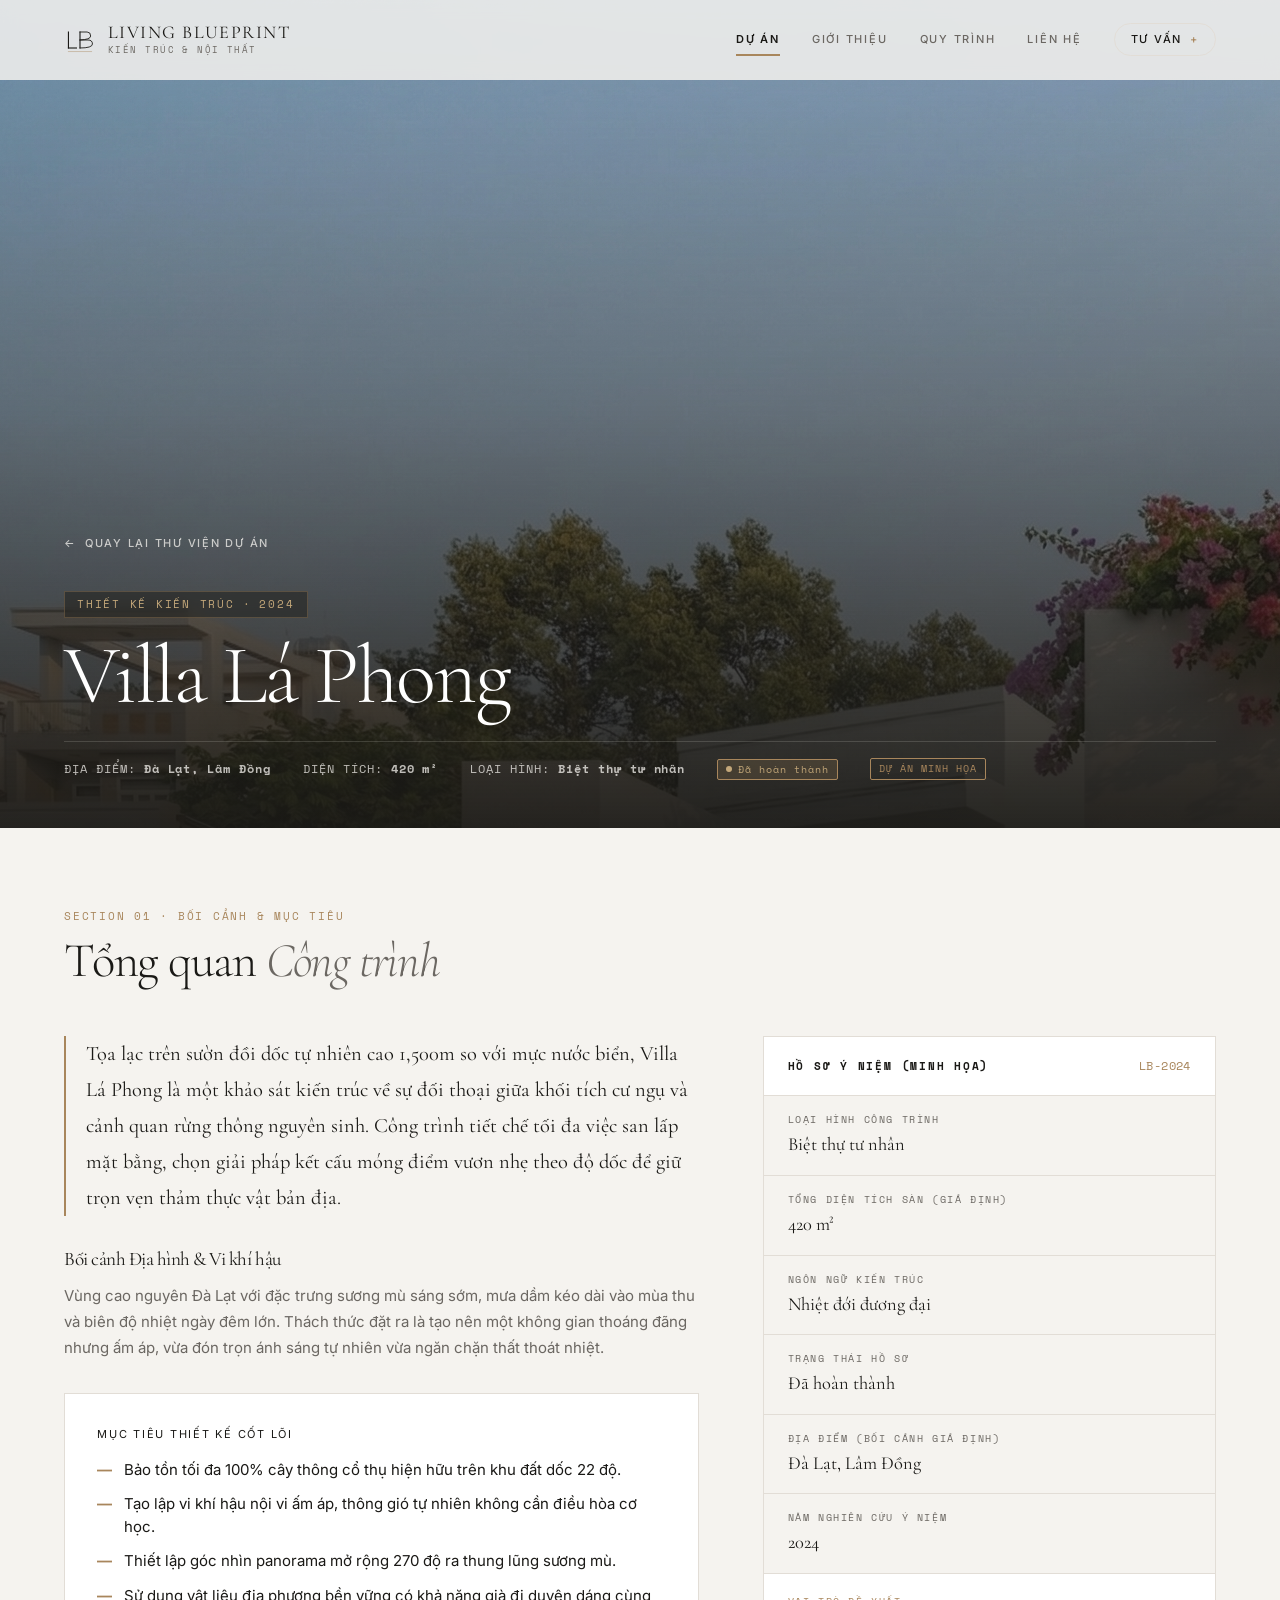
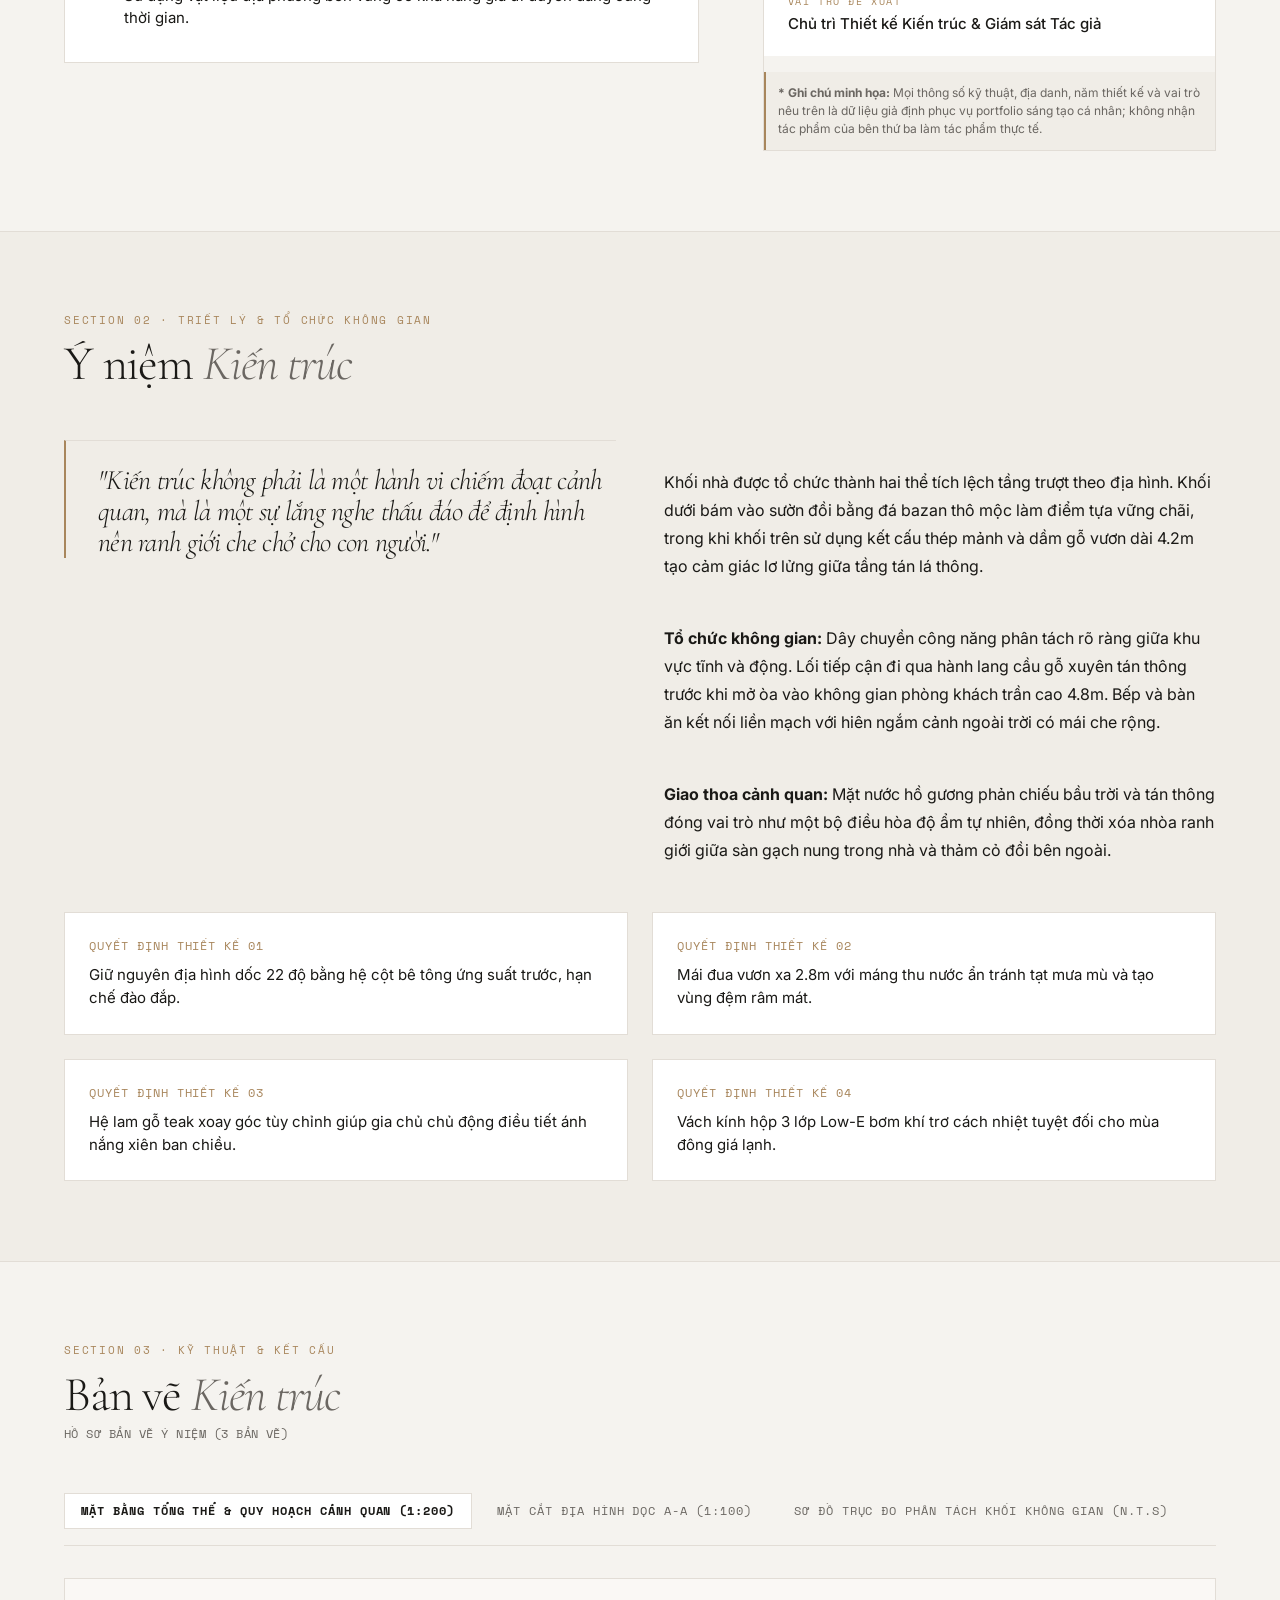
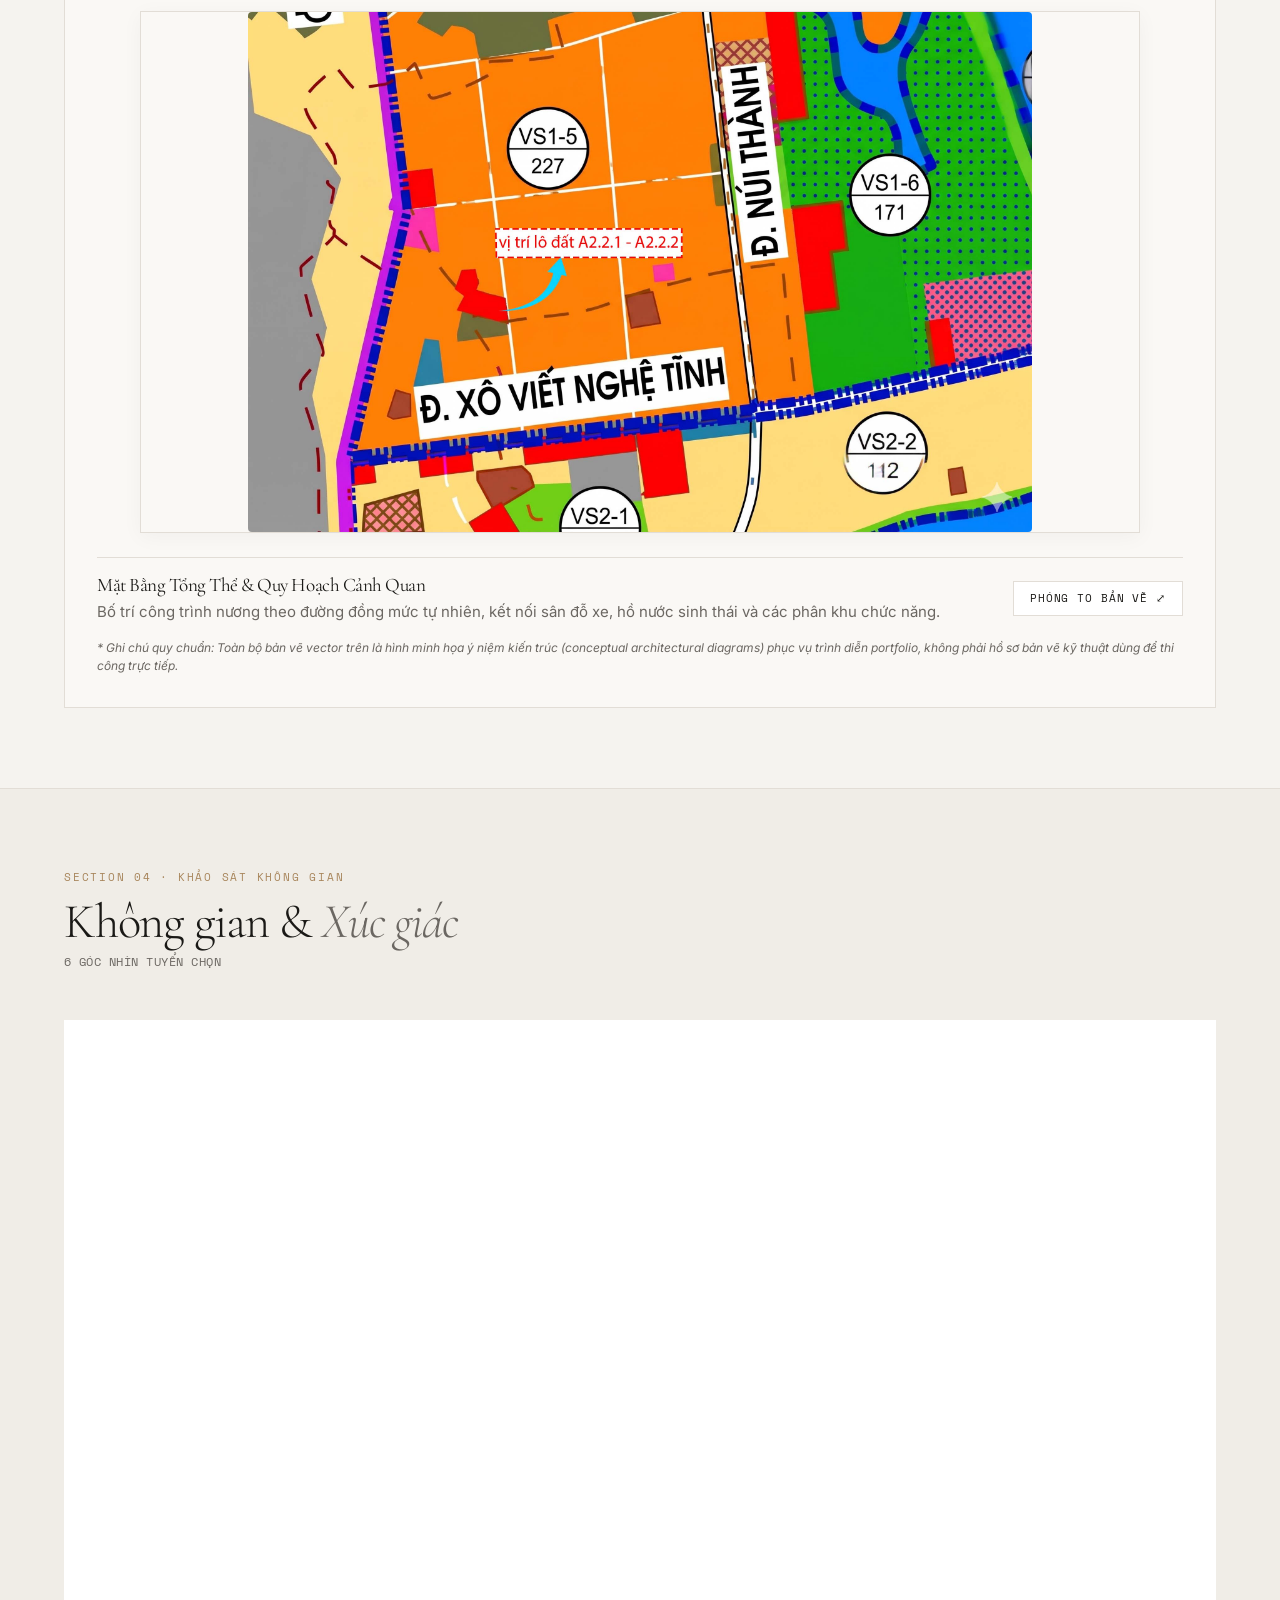
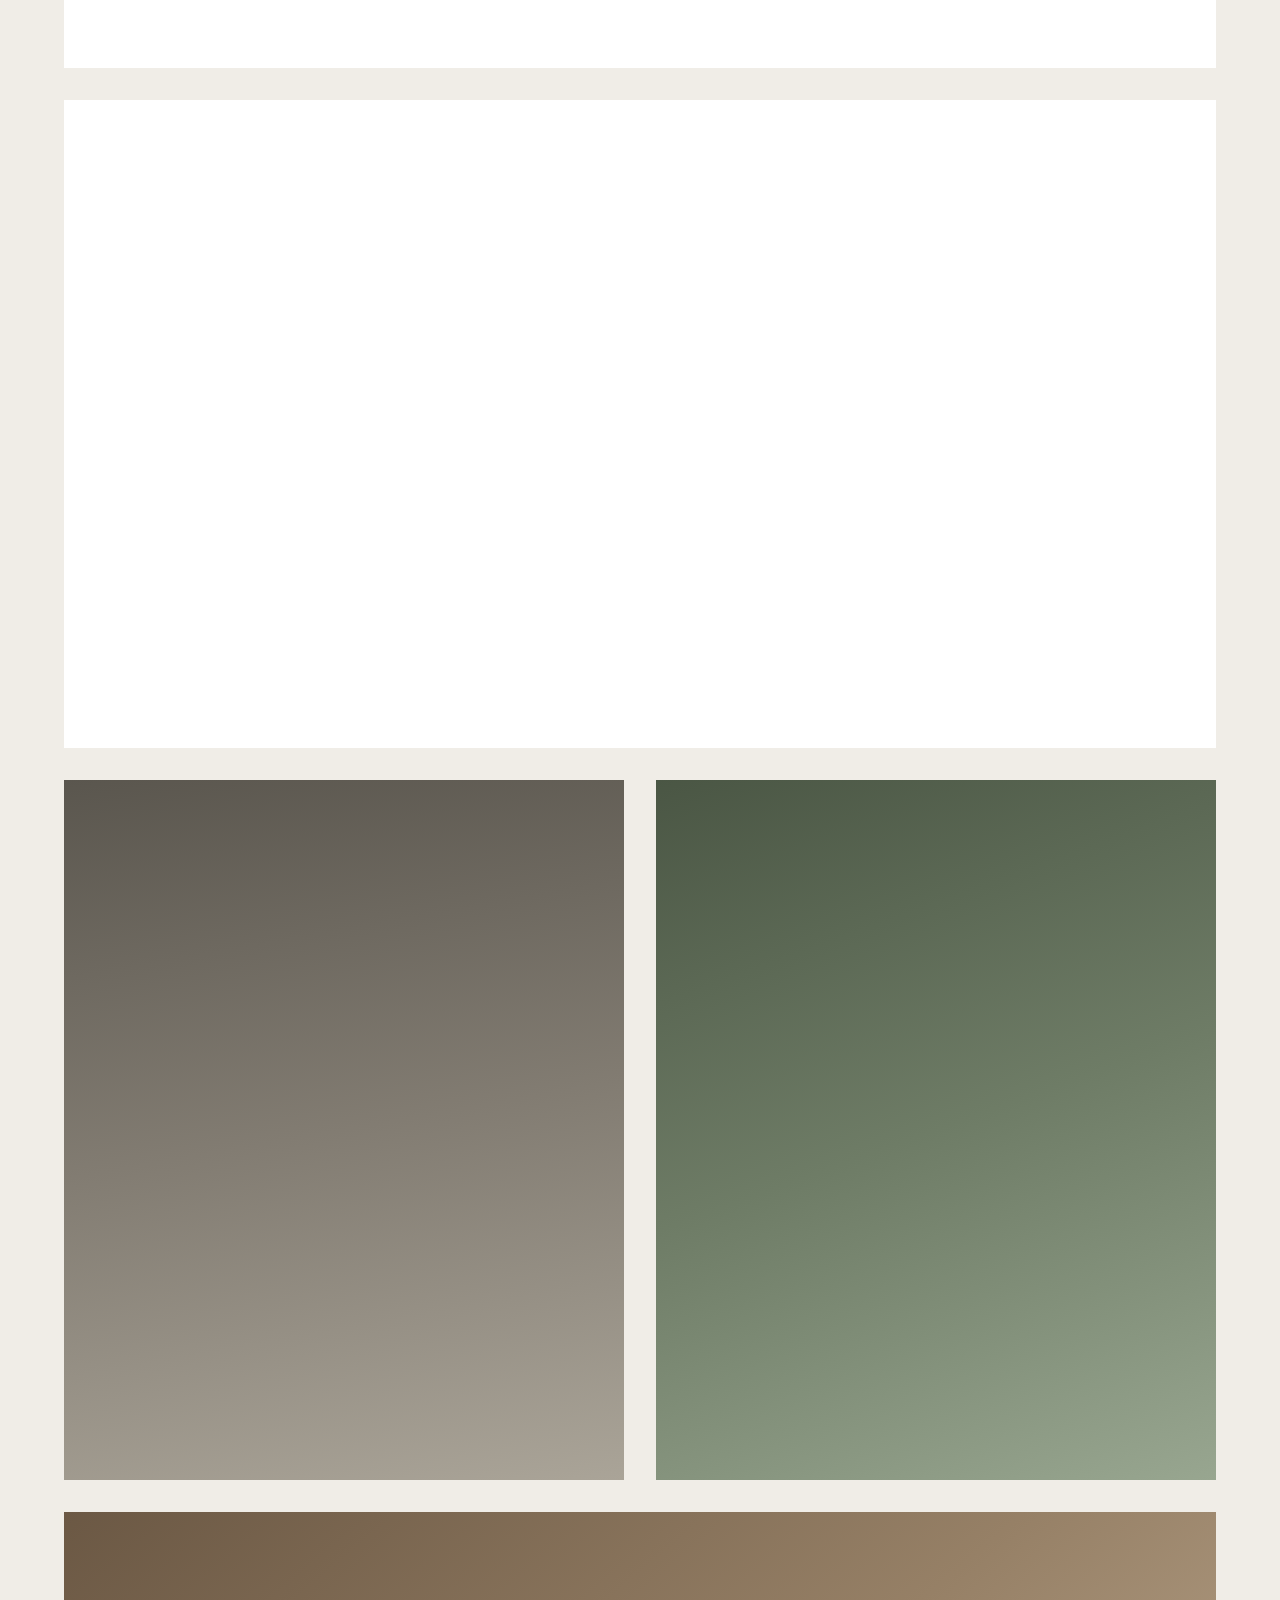
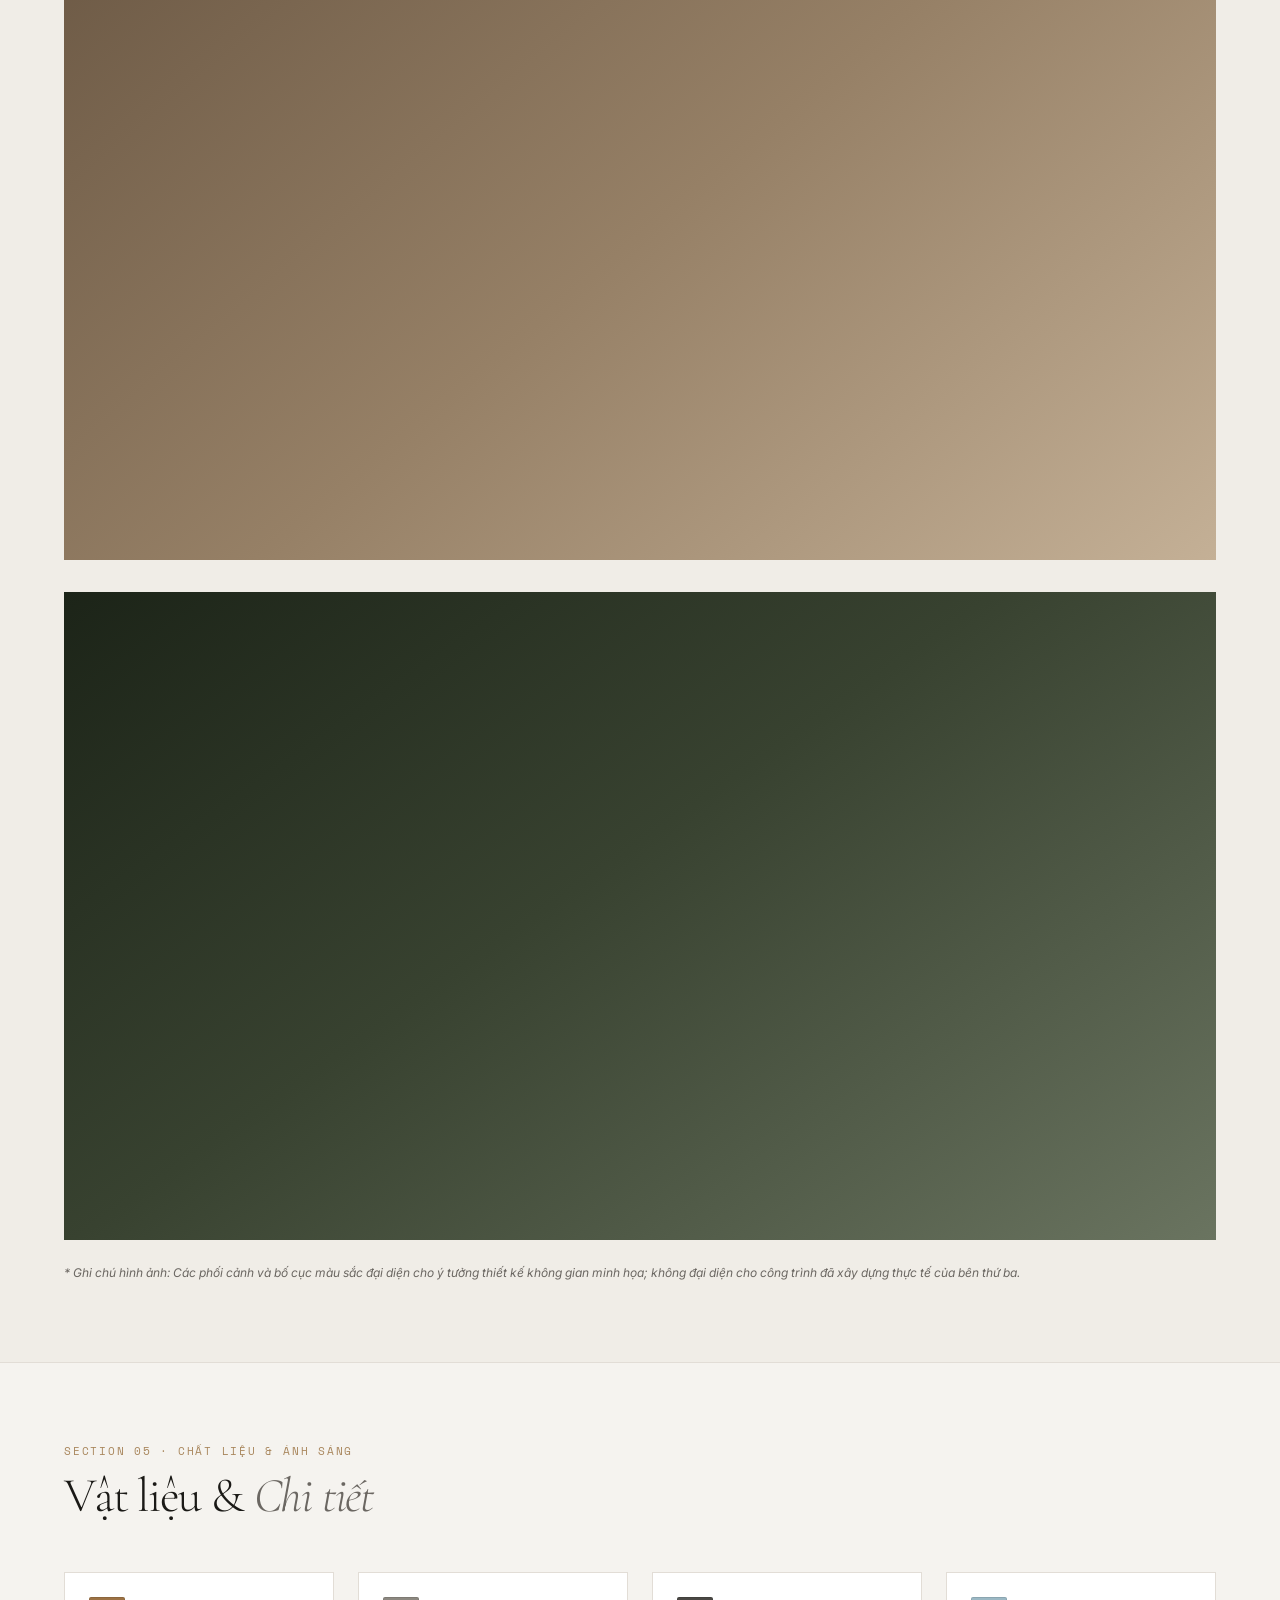
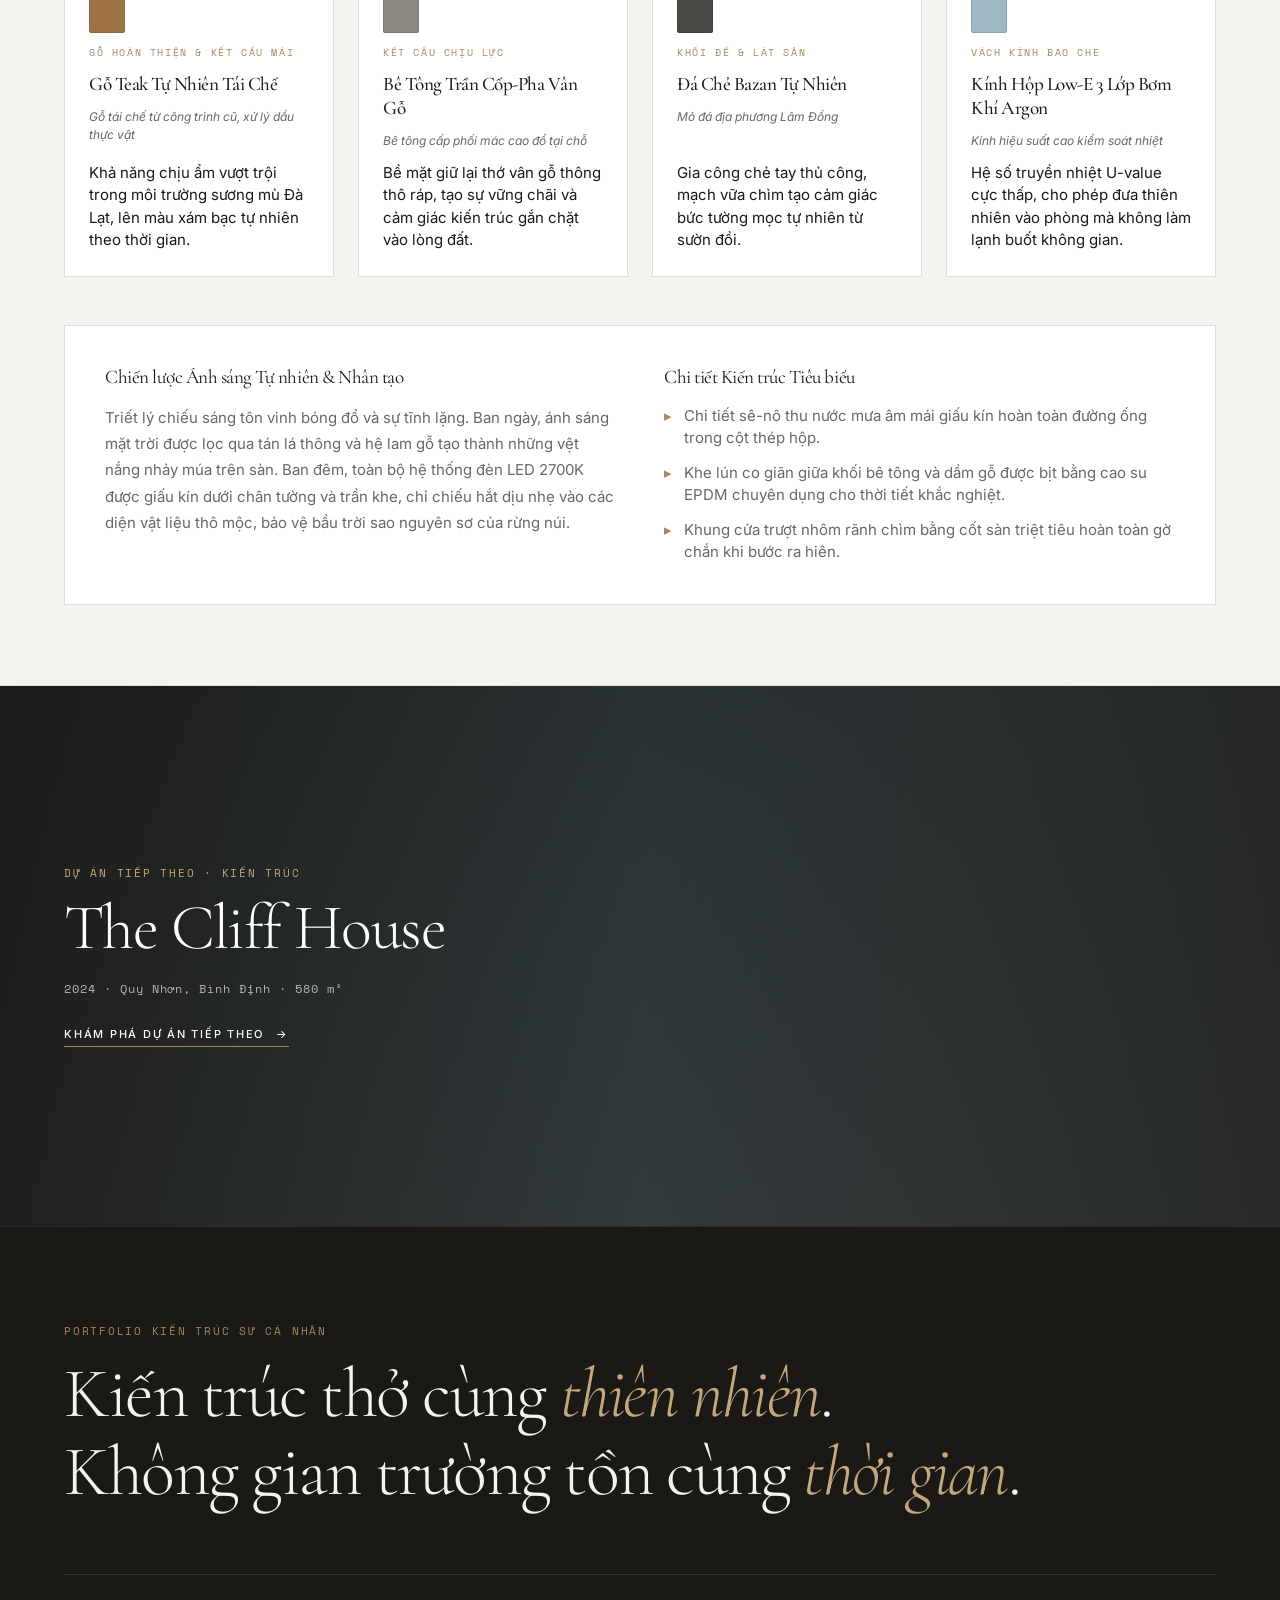
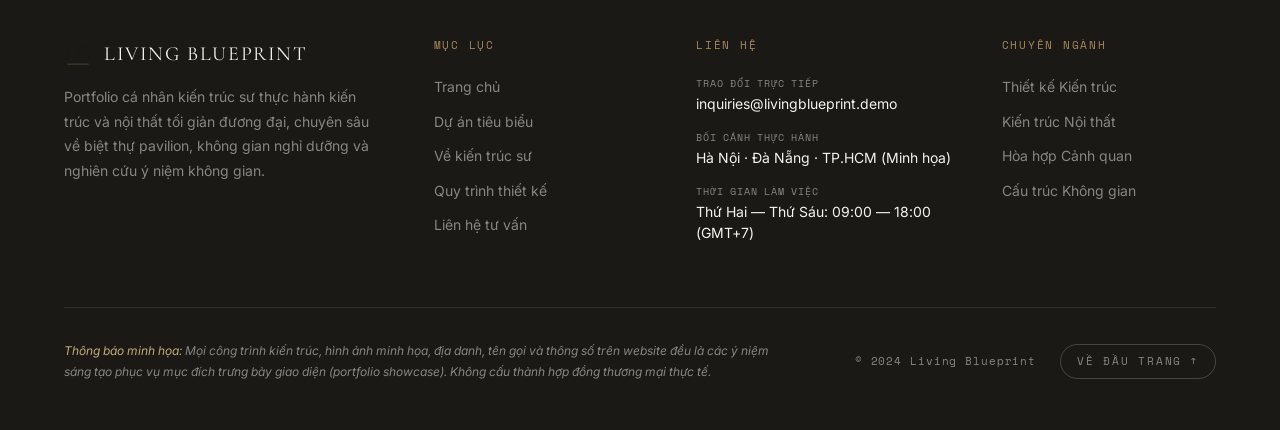
<file: project.html>
<!DOCTYPE html>
<html lang="vi">
<head>
  <meta charset="UTF-8">
  <meta name="viewport" content="width=device-width, initial-scale=1.0">
  <meta name="description" content="Chi tiết công trình kiến trúc &amp; nội thất — Living Blueprint. Khảo cứu ý niệm không gian, bản vẽ vector và bảng phân tích vật liệu.">
  <meta name="robots" content="noindex, nofollow">
  <title>Chi tiết công trình — Living Blueprint</title>

  <!-- Open Graph -->
  <meta property="og:type" content="article">
  <meta property="og:title" content="Chi tiết công trình — Living Blueprint">
  <meta property="og:description" content="Chuyên khảo ý niệm kiến trúc &amp; nội thất, bản vẽ vector và chất cảm vật liệu.">
  <meta property="og:locale" content="vi_VN">

  <!-- Favicon -->
  <link rel="icon" type="image/svg+xml"
    href="data:image/svg+xml,%3Csvg xmlns='http://www.w3.org/2000/svg' viewBox='0 0 32 32'%3E%3Crect width='32' height='32' fill='%23F5F3EF'/%3E%3Cline x1='8' y1='8' x2='8' y2='22' stroke='%231A1916' stroke-width='2'/%3E%3Cline x1='8' y1='22' x2='15' y2='22' stroke='%231A1916' stroke-width='2'/%3E%3Cline x1='18' y1='8' x2='18' y2='22' stroke='%231A1916' stroke-width='2'/%3E%3Cpath d='M18 8 L25 8 Q28 8 28 12 Q28 15 18 16' stroke='%231A1916' stroke-width='1.5' fill='none'/%3E%3Cpath d='M18 16 L26 16 Q30 16 30 20 Q30 24 18 24' stroke='%231A1916' stroke-width='1.5' fill='none'/%3E%3Cline x1='8' y1='28' x2='28' y2='28' stroke='%23A8865C' stroke-width='1'/%3E%3C/svg%3E">

  <!-- Google Fonts: Cormorant Garamond, Inter, Space Mono -->
  <link rel="preconnect" href="https://fonts.googleapis.com">
  <link rel="preconnect" href="https://fonts.gstatic.com" crossorigin>
  <link href="https://fonts.googleapis.com/css2?family=Cormorant+Garamond:ital,wght@0,300;0,400;0,500;0,600;1,300;1,400;1,500&family=Inter:wght@300;400;500;600&family=Space+Mono:ital,wght@0,400;0,700;1,400&display=swap" rel="stylesheet">

  <!-- Foundation CSS -->
  <link rel="stylesheet" href="css/reset.css">
  <link rel="stylesheet" href="css/variables.css">
  <link rel="stylesheet" href="css/typography.css">
  <link rel="stylesheet" href="css/layout.css">

  <!-- Global Components CSS — Phase 1 -->
  <link rel="stylesheet" href="css/components/navbar.css">
  <link rel="stylesheet" href="css/components/drawer.css">
  <link rel="stylesheet" href="css/components/cursor.css">
  <link rel="stylesheet" href="css/components/footer.css">
  <link rel="stylesheet" href="css/components/loader.css">

  <!-- Phase 4: Project Detail Monograph CSS -->
  <link rel="stylesheet" href="css/pages/project-detail.css">
  <link rel="stylesheet" href="css/editor/visual-editor.css">
</head>

<body>

  <!-- ── 1. PAGE LOADER ── -->
  <div class="page-loader" aria-hidden="false">
    <div class="page-loader__content">
      <img src="assets/svg/logo.svg" alt="" class="page-loader__logo" width="48" height="48" data-editable-image="site.logoUrl">
      <span class="page-loader__brand" data-content-key="site.brandTitle">Living Blueprint</span>
      <div class="page-loader__line-wrap" aria-hidden="true">
        <div class="page-loader__line"></div>
      </div>
    </div>
  </div>

  <!-- ── 2. CUSTOM RING CURSOR ── -->
  <div class="custom-cursor is-hidden" aria-hidden="true">
    <div class="custom-cursor__dot"></div>
    <div class="custom-cursor__ring">
      <span class="custom-cursor__label">XEM</span>
    </div>
  </div>

  <!-- ── 3. MOBILE FULLSCREEN DRAWER ── -->
  <aside id="mobile-nav-drawer" class="mobile-drawer" aria-label="Menu di động" aria-hidden="true">
    <div class="mobile-drawer__header">
      <a href="index.html" class="mobile-drawer__brand">
        <img src="assets/svg/logo.svg" alt="" width="28" height="28">
        <span class="mobile-drawer__brand-title">Living Blueprint</span>
      </a>
      <button class="mobile-drawer__close" type="button" aria-label="Đóng menu">
        <img src="assets/svg/icons/close.svg" alt="" class="mobile-drawer__close-icon" width="18" height="18">
      </button>
    </div>

    <nav class="mobile-drawer__nav" aria-label="Liên kết điều hướng di động">
      <ul class="mobile-drawer__list" role="list">
        <li class="mobile-drawer__item">
          <a href="projects.html" class="mobile-drawer__link is-active">
            <span class="mobile-drawer__num">01</span>
            <span class="mobile-drawer__text">Dự án</span>
          </a>
        </li>
        <li class="mobile-drawer__item">
          <a href="about.html" class="mobile-drawer__link">
            <span class="mobile-drawer__num">02</span>
            <span class="mobile-drawer__text">Giới thiệu</span>
          </a>
        </li>
        <li class="mobile-drawer__item">
          <a href="about.html#process" class="mobile-drawer__link">
            <span class="mobile-drawer__num">03</span>
            <span class="mobile-drawer__text">Quy trình</span>
          </a>
        </li>
        <li class="mobile-drawer__item">
          <a href="contact.html" class="mobile-drawer__link">
            <span class="mobile-drawer__num">04</span>
            <span class="mobile-drawer__text">Liên hệ</span>
          </a>
        </li>
      </ul>
    </nav>

    <div class="mobile-drawer__footer">
      <span class="mobile-drawer__meta">Liên hệ hợp tác</span>
      <a href="mailto:hello@livingblueprint.demo" class="mobile-drawer__email">hello@livingblueprint.demo</a>
      <span class="mobile-drawer__note">Mọi ý tưởng kiến trúc hiển thị là tác phẩm minh họa mẫu.</span>
    </div>
  </aside>

  <!-- ── PAGE WRAPPER ── -->
  <div class="page-wrapper">

    <a href="#main-content" class="sr-only">Bỏ qua điều hướng</a>

    <!-- ── 4. HEADER & NAVBAR ── -->
    <header role="banner">
      <nav class="site-navbar" aria-label="Điều hướng chính">
        <div class="site-navbar__inner">
          <a href="index.html" class="site-navbar__brand" aria-label="Living Blueprint — Trang chủ">
            <img src="assets/svg/logo.svg" alt="Logo" class="site-navbar__logo-icon" width="32" height="32" data-editable-image="site.logoUrl">
            <div class="site-navbar__brand-text">
              <span class="site-navbar__brand-title" data-content-key="site.brandTitle">Living Blueprint</span>
              <span class="site-navbar__brand-sub" data-content-key="site.brandSub">Kiến trúc &amp; Nội thất</span>
            </div>
          </a>

          <div class="site-navbar__nav">
            <ul class="site-navbar__links" role="list">
              <li><a href="projects.html" class="site-navbar__link is-active">Dự án</a></li>
              <li><a href="about.html" class="site-navbar__link">Giới thiệu</a></li>
              <li><a href="about.html#process" class="site-navbar__link">Quy trình</a></li>
              <li><a href="contact.html" class="site-navbar__link">Liên hệ</a></li>
            </ul>

            <a href="contact.html" class="site-navbar__cta" aria-label="Gửi yêu cầu tư vấn">
              <span>Tư vấn</span>
              <span class="site-navbar__cta-plus" aria-hidden="true">+</span>
            </a>
          </div>

          <button class="site-navbar__toggle" type="button" aria-label="Mở menu điều hướng di động" aria-expanded="false" aria-controls="mobile-nav-drawer">
            <span class="site-navbar__toggle-line"></span>
            <span class="site-navbar__toggle-line"></span>
          </button>
        </div>
      </nav>
    </header>

    <!-- ── MAIN CONTENT: MOUNT TARGET FOR MONOGRAPH ── -->
    <main id="main-content">
      <div id="project-detail-mount">
        <!-- Rendered dynamically by js/pages/project-detail.js -->
      </div>
    </main>

    <!-- ── 5. EDITORIAL FOOTER ── -->
    <footer class="site-footer" role="contentinfo">
      <div class="site-footer__inner">

        <div class="site-footer__hero">
          <span class="site-footer__tagline">Portfolio Kiến trúc sư Cá nhân</span>
          <h2 class="site-footer__headline">
            Kiến trúc thở cùng <em>thiên nhiên</em>.<br>
            Không gian trường tồn cùng <em>thời gian</em>.
          </h2>
        </div>

        <div class="site-footer__grid">
          <div class="site-footer__col">
            <a href="index.html" class="site-footer__brand" aria-label="Living Blueprint — Trang chủ">
              <img src="assets/svg/logo.svg" alt="" width="28" height="28" data-editable-image="site.logoUrl">
              <span class="site-footer__brand-title" data-content-key="site.brandTitle">Living Blueprint</span>
            </a>
            <p class="site-footer__desc">
              Portfolio cá nhân kiến trúc sư thực hành kiến trúc và nội thất tối giản đương đại, chuyên sâu về biệt thự pavilion, không gian nghỉ dưỡng và nghiên cứu ý niệm không gian.
            </p>
          </div>

          <div class="site-footer__col">
            <h3 class="site-footer__col-title">Mục lục</h3>
            <ul class="site-footer__list" role="list">
              <li><a href="index.html" class="site-footer__link">Trang chủ</a></li>
              <li><a href="projects.html" class="site-footer__link">Dự án tiêu biểu</a></li>
              <li><a href="about.html" class="site-footer__link">Về kiến trúc sư</a></li>
              <li><a href="about.html#process" class="site-footer__link">Quy trình thiết kế</a></li>
              <li><a href="contact.html" class="site-footer__link">Liên hệ tư vấn</a></li>
            </ul>
          </div>

          <div class="site-footer__col">
            <h3 class="site-footer__col-title">Liên hệ</h3>
            <div class="site-footer__info-item">
              <span class="site-footer__info-label">Trao đổi trực tiếp</span>
              <a href="mailto:inquiries@livingblueprint.demo" class="site-footer__info-value">inquiries@livingblueprint.demo</a>
            </div>
            <div class="site-footer__info-item">
              <span class="site-footer__info-label">Bối cảnh thực hành</span>
              <span class="site-footer__info-value">Hà Nội · Đà Nẵng · TP.HCM (Minh họa)</span>
            </div>
            <div class="site-footer__info-item">
              <span class="site-footer__info-label">Thời gian làm việc</span>
              <span class="site-footer__info-value">Thứ Hai — Thứ Sáu: 09:00 — 18:00 (GMT+7)</span>
            </div>
          </div>

          <div class="site-footer__col">
            <h3 class="site-footer__col-title">Chuyên ngành</h3>
            <ul class="site-footer__list" role="list">
              <li><span class="site-footer__link">Thiết kế Kiến trúc</span></li>
              <li><span class="site-footer__link">Kiến trúc Nội thất</span></li>
              <li><span class="site-footer__link">Hòa hợp Cảnh quan</span></li>
              <li><span class="site-footer__link">Cấu trúc Không gian</span></li>
            </ul>
          </div>
        </div>

        <div class="site-footer__bottom">
          <p class="site-footer__disclaimer">
            <strong>Thông báo minh họa:</strong> Mọi công trình kiến trúc, hình ảnh minh họa, địa danh,
            tên gọi và thông số trên website đều là các ý niệm sáng tạo phục vụ mục đích trưng bày giao diện (portfolio showcase).
            Không cấu thành hợp đồng thương mại thực tế.
          </p>

          <div class="site-footer__actions">
            <span class="site-footer__copyright" data-content-key="footer.copyright">&copy; 2024 Living Blueprint</span>
            <button class="site-footer__back-to-top" type="button" aria-label="Cuộn về đầu trang">
              <span>Về đầu trang</span>
              <span class="site-footer__back-to-top-arrow" aria-hidden="true">&uarr;</span>
            </button>
          </div>
        </div>

      </div>
    </footer>

  </div><!-- .page-wrapper -->

  <!-- JavaScript module entry point -->
  <script type="module" src="js/main.js"></script>

</body>
</html>
</file>
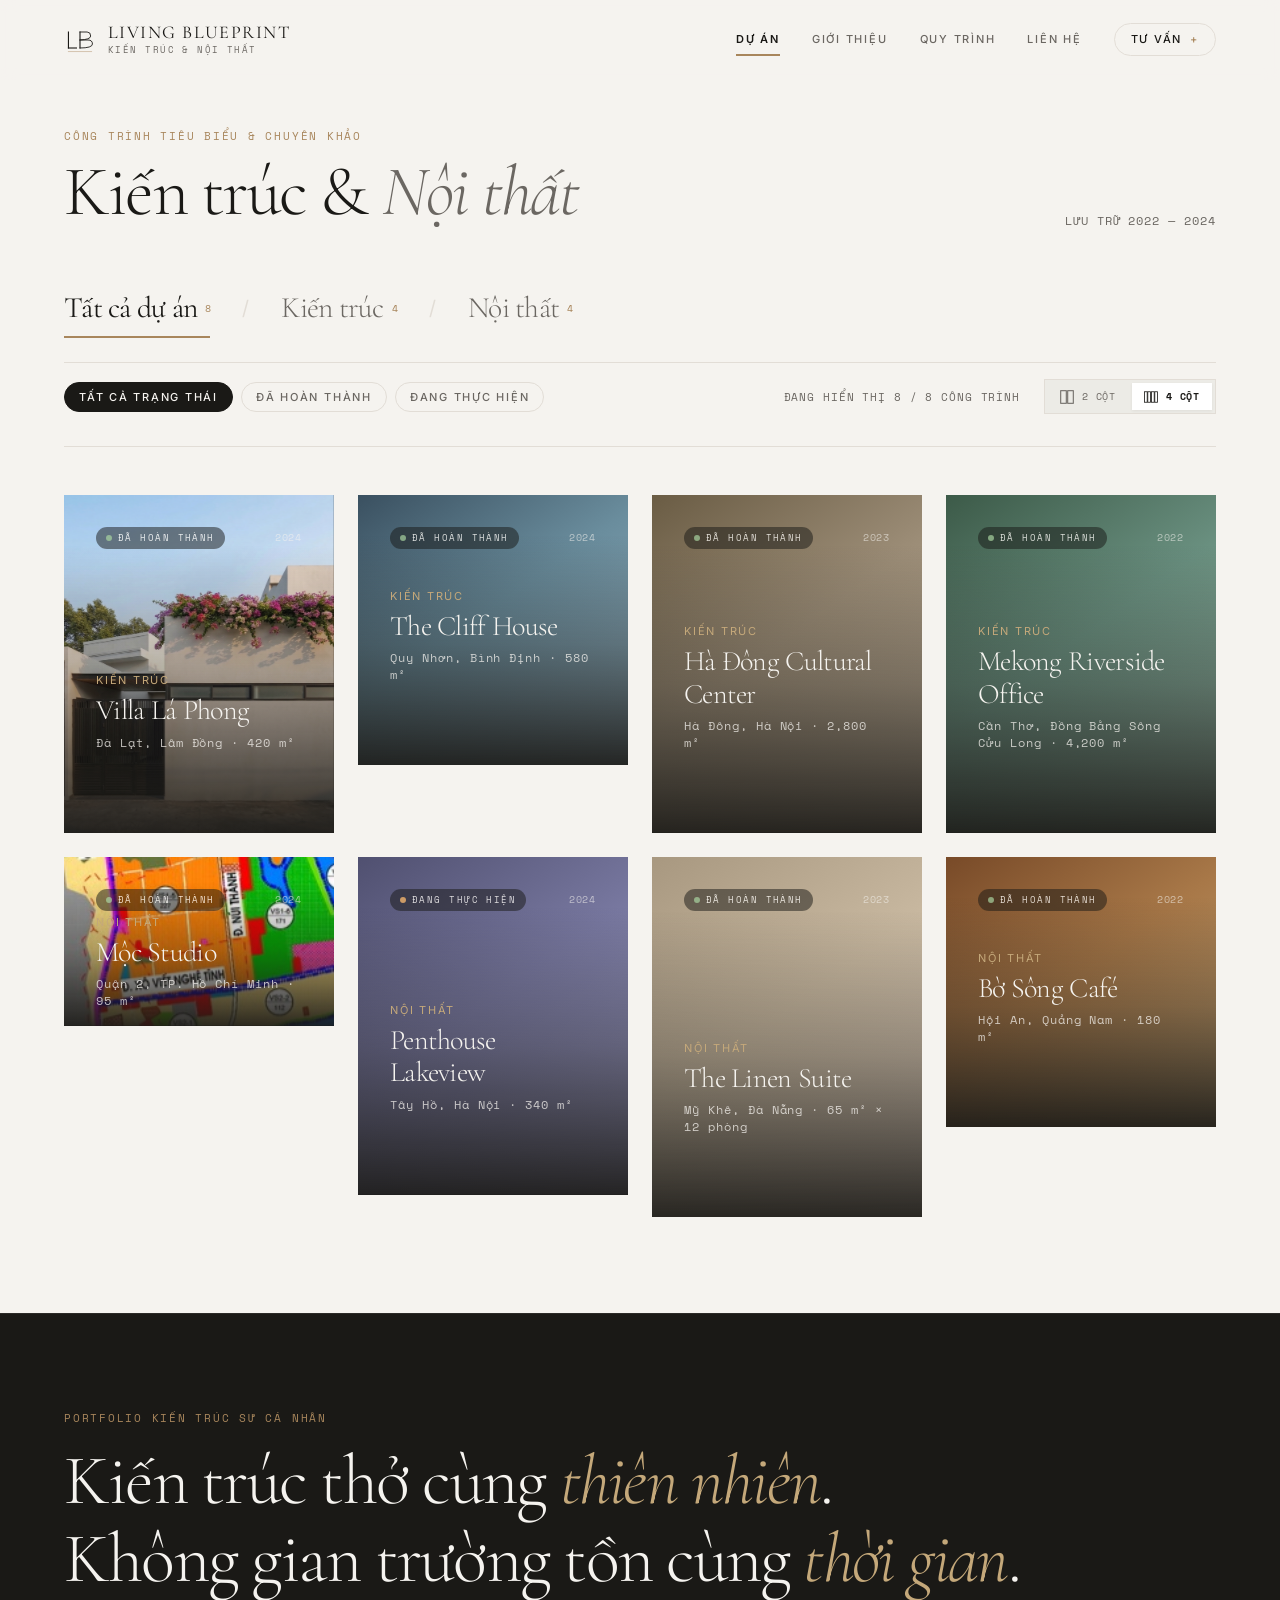
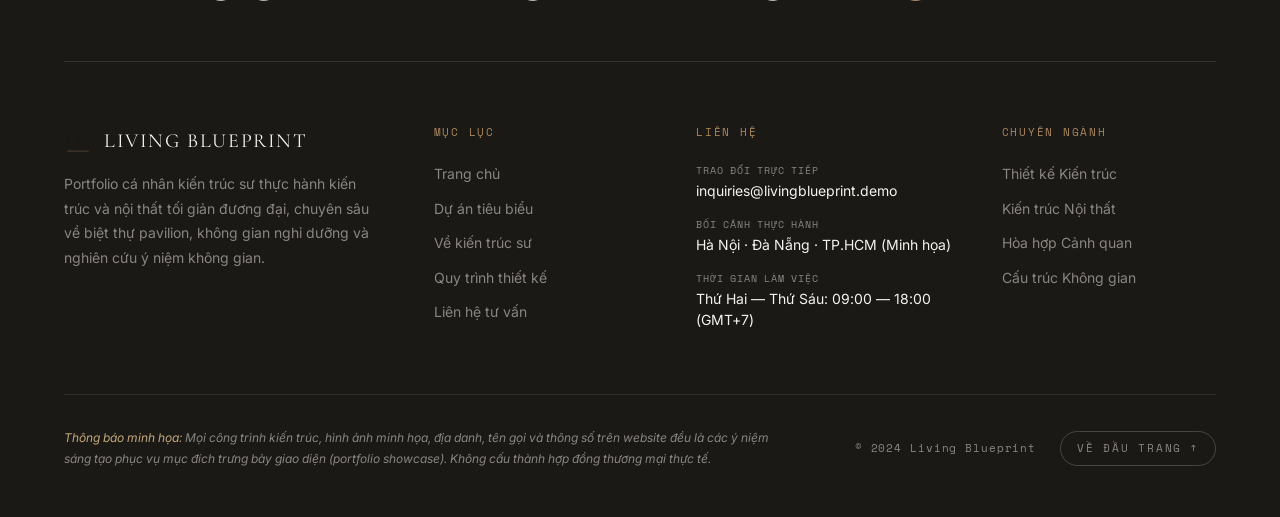
<file: projects.html>
<!DOCTYPE html>
<html lang="vi">
<head>
  <meta charset="UTF-8">
  <meta name="viewport" content="width=device-width, initial-scale=1.0">
  <meta name="description" content="Thư viện dự án kiến trúc &amp; nội thất chọn lọc — Living Blueprint. Khám phá các ý niệm không gian biệt thự pavilion và nội thất tối giản.">
  <meta name="robots" content="noindex, nofollow">
  <title>Dự án chọn lọc — Living Blueprint</title>

  <!-- Open Graph -->
  <meta property="og:type" content="website">
  <meta property="og:title" content="Dự án chọn lọc — Living Blueprint">
  <meta property="og:description" content="Thư viện ý niệm kiến trúc &amp; nội thất chọn lọc của kiến trúc sư cá nhân.">
  <meta property="og:locale" content="vi_VN">

  <!-- Favicon -->
  <link rel="icon" type="image/svg+xml"
    href="data:image/svg+xml,%3Csvg xmlns='http://www.w3.org/2000/svg' viewBox='0 0 32 32'%3E%3Crect width='32' height='32' fill='%23F5F3EF'/%3E%3Cline x1='8' y1='8' x2='8' y2='22' stroke='%231A1916' stroke-width='2'/%3E%3Cline x1='8' y1='22' x2='15' y2='22' stroke='%231A1916' stroke-width='2'/%3E%3Cline x1='18' y1='8' x2='18' y2='22' stroke='%231A1916' stroke-width='2'/%3E%3Cpath d='M18 8 L25 8 Q28 8 28 12 Q28 15 18 16' stroke='%231A1916' stroke-width='1.5' fill='none'/%3E%3Cpath d='M18 16 L26 16 Q30 16 30 20 Q30 24 18 24' stroke='%231A1916' stroke-width='1.5' fill='none'/%3E%3Cline x1='8' y1='28' x2='28' y2='28' stroke='%23A8865C' stroke-width='1'/%3E%3C/svg%3E">

  <!-- Google Fonts: Cormorant Garamond, Inter, Space Mono -->
  <link rel="preconnect" href="https://fonts.googleapis.com">
  <link rel="preconnect" href="https://fonts.gstatic.com" crossorigin>
  <link href="https://fonts.googleapis.com/css2?family=Cormorant+Garamond:ital,wght@0,300;0,400;0,500;0,600;1,300;1,400;1,500&family=Inter:wght@300;400;500;600&family=Space+Mono:ital,wght@0,400;0,700;1,400&display=swap" rel="stylesheet">

  <!-- Foundation CSS -->
  <link rel="stylesheet" href="css/reset.css">
  <link rel="stylesheet" href="css/variables.css">
  <link rel="stylesheet" href="css/typography.css">
  <link rel="stylesheet" href="css/layout.css">

  <!-- Global Components CSS — Phase 1 -->
  <link rel="stylesheet" href="css/components/navbar.css">
  <link rel="stylesheet" href="css/components/drawer.css">
  <link rel="stylesheet" href="css/components/cursor.css">
  <link rel="stylesheet" href="css/components/footer.css">
  <link rel="stylesheet" href="css/components/loader.css">

  <!-- Phase 3: Projects Page CSS -->
  <link rel="stylesheet" href="css/pages/projects.css">
  <link rel="stylesheet" href="css/editor/visual-editor.css">
</head>

<body>

  <!-- ── 1. PAGE LOADER ── -->
  <div class="page-loader" aria-hidden="false">
    <div class="page-loader__content">
      <img src="assets/svg/logo.svg" alt="" class="page-loader__logo" width="48" height="48" data-editable-image="site.logoUrl">
      <span class="page-loader__brand" data-content-key="site.brandTitle">Living Blueprint</span>
      <div class="page-loader__line-wrap" aria-hidden="true">
        <div class="page-loader__line"></div>
      </div>
    </div>
  </div>

  <!-- ── 2. CUSTOM RING CURSOR ── -->
  <div class="custom-cursor is-hidden" aria-hidden="true">
    <div class="custom-cursor__dot"></div>
    <div class="custom-cursor__ring">
      <span class="custom-cursor__label">XEM</span>
    </div>
  </div>

  <!-- ── 3. MOBILE FULLSCREEN DRAWER ── -->
  <aside id="mobile-nav-drawer" class="mobile-drawer" aria-label="Menu di động" aria-hidden="true">
    <div class="mobile-drawer__header">
      <a href="index.html" class="mobile-drawer__brand">
        <img src="assets/svg/logo.svg" alt="" width="28" height="28">
        <span class="mobile-drawer__brand-title">Living Blueprint</span>
      </a>
      <button class="mobile-drawer__close" type="button" aria-label="Đóng menu">
        <img src="assets/svg/icons/close.svg" alt="" class="mobile-drawer__close-icon" width="18" height="18">
      </button>
    </div>

    <nav class="mobile-drawer__nav" aria-label="Liên kết điều hướng di động">
      <ul class="mobile-drawer__list" role="list">
        <li class="mobile-drawer__item">
          <a href="projects.html" class="mobile-drawer__link is-active">
            <span class="mobile-drawer__num">01</span>
            <span class="mobile-drawer__text">Dự án</span>
          </a>
        </li>
        <li class="mobile-drawer__item">
          <a href="about.html" class="mobile-drawer__link">
            <span class="mobile-drawer__num">02</span>
            <span class="mobile-drawer__text">Giới thiệu</span>
          </a>
        </li>
        <li class="mobile-drawer__item">
          <a href="about.html#process" class="mobile-drawer__link">
            <span class="mobile-drawer__num">03</span>
            <span class="mobile-drawer__text">Quy trình</span>
          </a>
        </li>
        <li class="mobile-drawer__item">
          <a href="contact.html" class="mobile-drawer__link">
            <span class="mobile-drawer__num">04</span>
            <span class="mobile-drawer__text">Liên hệ</span>
          </a>
        </li>
      </ul>
    </nav>

    <div class="mobile-drawer__footer">
      <span class="mobile-drawer__meta">Liên hệ hợp tác</span>
      <a href="mailto:hello@livingblueprint.demo" class="mobile-drawer__email">hello@livingblueprint.demo</a>
      <span class="mobile-drawer__note">Mọi ý tưởng kiến trúc hiển thị là tác phẩm minh họa mẫu.</span>
    </div>
  </aside>

  <!-- ── PAGE WRAPPER ── -->
  <div class="page-wrapper">

    <a href="#main-content" class="sr-only">Bỏ qua điều hướng</a>

    <!-- ── 4. HEADER & NAVBAR ── -->
    <header role="banner">
      <nav class="site-navbar" aria-label="Điều hướng chính">
        <div class="site-navbar__inner">
          <a href="index.html" class="site-navbar__brand" aria-label="Living Blueprint — Trang chủ">
            <img src="assets/svg/logo.svg" alt="Logo" class="site-navbar__logo-icon" width="32" height="32" data-editable-image="site.logoUrl">
            <div class="site-navbar__brand-text">
              <span class="site-navbar__brand-title" data-content-key="site.brandTitle">Living Blueprint</span>
              <span class="site-navbar__brand-sub" data-content-key="site.brandSub">Kiến trúc &amp; Nội thất</span>
            </div>
          </a>

          <div class="site-navbar__nav">
            <ul class="site-navbar__links" role="list">
              <li><a href="projects.html" class="site-navbar__link is-active" aria-current="page">Dự án</a></li>
              <li><a href="about.html" class="site-navbar__link">Giới thiệu</a></li>
              <li><a href="about.html#process" class="site-navbar__link">Quy trình</a></li>
              <li><a href="contact.html" class="site-navbar__link">Liên hệ</a></li>
            </ul>

            <a href="contact.html" class="site-navbar__cta" aria-label="Gửi yêu cầu tư vấn">
              <span>Tư vấn</span>
              <span class="site-navbar__cta-plus" aria-hidden="true">+</span>
            </a>
          </div>

          <button class="site-navbar__toggle" type="button" aria-label="Mở menu điều hướng di động" aria-expanded="false" aria-controls="mobile-nav-drawer">
            <span class="site-navbar__toggle-line"></span>
            <span class="site-navbar__toggle-line"></span>
          </button>
        </div>
      </nav>
    </header>

    <!-- ── MAIN CONTENT ── -->
    <main id="main-content">
      <div class="container">

        <!-- ========================================================
             PROJECTS HERO HEADER & 2-TIER FILTER SYSTEM
             Inspired by YODEZEEN & Huni Architectes
             ======================================================== -->
        <header class="projects-hero">
          <div class="projects-hero__top">
            <div class="projects-hero__heading-group">
              <span class="projects-hero__kicker">Công trình tiêu biểu &amp; Chuyên khảo</span>
              <h1 class="projects-hero__title">Kiến trúc &amp; <em>Nội thất</em></h1>
            </div>
            <span class="projects-hero__meta-index">Lưu trữ 2022 — 2024</span>
          </div>

          <!-- Two-Tier Filter Navigation -->
          <div class="filter-system">

            <!-- Tier 1: Primary Architectural Categories -->
            <nav class="filter-tier-primary" role="tablist" aria-label="Phân loại chuyên ngành chính">
              <button
                class="filter-btn-primary is-active"
                data-filter="all"
                role="tab"
                aria-selected="true"
                id="tab-all"
              >
                <span>Tất cả dự án</span>
                <span class="filter-count-badge">8</span>
              </button>

              <span class="filter-sep" aria-hidden="true">/</span>

              <button
                class="filter-btn-primary"
                data-filter="architecture"
                role="tab"
                aria-selected="false"
                id="tab-arch"
              >
                <span>Kiến trúc</span>
                <span class="filter-count-badge">4</span>
              </button>

              <span class="filter-sep" aria-hidden="true">/</span>

              <button
                class="filter-btn-primary"
                data-filter="interior"
                role="tab"
                aria-selected="false"
                id="tab-int"
              >
                <span>Nội thất</span>
                <span class="filter-count-badge">4</span>
              </button>
            </nav>

            <!-- Tier 2: Sub-filter by Status + Project Count Readout + Grid Switcher (2/4 Cols) -->
            <div class="filter-tier-secondary">

              <!-- Status sub-filter pills -->
              <div class="filter-status-group" role="group" aria-label="Lọc theo trạng thái dự án">
                <button class="filter-btn-status is-active" data-status="all" type="button" aria-pressed="true">
                  Tất cả trạng thái
                </button>
                <button class="filter-btn-status" data-status="completed" type="button" aria-pressed="false">
                  Đã hoàn thành
                </button>
                <button class="filter-btn-status" data-status="in-progress" type="button" aria-pressed="false">
                  Đang thực hiện
                </button>
              </div>

              <!-- Controls right: Counter readout & Grid View Switcher -->
              <div class="filter-controls-group">
                <span id="project-count" class="filter-readout-count" aria-live="polite">
                  Đang hiển thị 8 / 8 công trình
                </span>

                <!-- 2-Column / 4-Column Grid Switcher (Desktop/Tablet) -->
                <div class="grid-view-switcher" role="group" aria-label="Chuyển chế độ hiển thị lưới">
                  <button
                    class="grid-view-btn"
                    data-grid="2"
                    type="button"
                    aria-pressed="false"
                    title="Chế độ 2 cột (Góc nhìn toàn cảnh)"
                  >
                    <svg viewBox="0 0 20 20" fill="none" aria-hidden="true" focusable="false">
                      <rect x="1" y="1" width="8" height="18" stroke="currentColor" stroke-width="1.5"/>
                      <rect x="11" y="1" width="8" height="18" stroke="currentColor" stroke-width="1.5"/>
                    </svg>
                    <span>2 Cột</span>
                  </button>

                  <button
                    class="grid-view-btn is-active"
                    data-grid="4"
                    type="button"
                    aria-pressed="true"
                    title="Chế độ 4 cột (Lưới tổng quan)"
                  >
                    <svg viewBox="0 0 24 20" fill="none" aria-hidden="true" focusable="false">
                      <rect x="1" y="1" width="4.5" height="18" stroke="currentColor" stroke-width="1.4"/>
                      <rect x="6.5" y="1" width="4.5" height="18" stroke="currentColor" stroke-width="1.4"/>
                      <rect x="13" y="1" width="4.5" height="18" stroke="currentColor" stroke-width="1.4"/>
                      <rect x="18.5" y="1" width="4.5" height="18" stroke="currentColor" stroke-width="1.4"/>
                    </svg>
                    <span>4 Cột</span>
                  </button>
                </div>
              </div>

            </div>

          </div>
        </header>

        <!-- ========================================================
             PROJECTS GALLERY GRID CONTAINER (DYNAMIC RENDERING)
             ======================================================== -->
        <section class="projects-gallery-section" aria-label="Thư viện công trình kiến trúc và nội thất">

          <!-- Dynamic Projects Grid (Rendered by js/pages/projects.js) -->
          <div
            id="projects-grid"
            class="projects-grid projects-grid--col-4"
            role="region"
            aria-live="polite"
          >
            <!-- Generated dynamically via data.js -->
          </div>

          <!-- Empty Filter State (When no projects match criteria) -->
          <div id="projects-empty-state" class="projects-empty-state" role="status" aria-hidden="true">
            <svg class="projects-empty-icon" viewBox="0 0 48 48" fill="none" xmlns="http://www.w3.org/2000/svg">
              <rect x="6" y="6" width="36" height="36" stroke="currentColor" stroke-width="2"/>
              <line x1="6" y1="6" x2="42" y2="42" stroke="currentColor" stroke-width="1.5" stroke-dasharray="4,4"/>
              <line x1="16" y1="6" x2="16" y2="42" stroke="currentColor" stroke-width="1" stroke-dasharray="2,2"/>
              <line x1="32" y1="6" x2="32" y2="42" stroke="currentColor" stroke-width="1" stroke-dasharray="2,2"/>
            </svg>
            <h2 class="projects-empty-title">Không tìm thấy công trình phù hợp</h2>
            <p class="projects-empty-desc">
              Không có công trình nào trong lưu trữ khớp với tổ hợp bộ lọc đã chọn. Vui lòng chọn phân loại khác hoặc đặt lại bộ lọc.
            </p>
            <button id="projects-reset-btn" class="projects-empty-reset-btn" type="button">
              Đặt lại bộ lọc &rarr;
            </button>
          </div>

        </section>

      </div>
    </main>

    <!-- ── 5. EDITORIAL FOOTER (Phase 1) ── -->
    <footer class="site-footer" role="contentinfo">
      <div class="site-footer__inner">

        <!-- Hero statement -->
        <div class="site-footer__hero">
          <span class="site-footer__tagline">Portfolio Kiến trúc sư Cá nhân</span>
          <h2 class="site-footer__headline">
            Kiến trúc thở cùng <em>thiên nhiên</em>.<br>
            Không gian trường tồn cùng <em>thời gian</em>.
          </h2>
        </div>

        <!-- 4 Columns Grid -->
        <div class="site-footer__grid">
          <!-- Col 1: Brand -->
          <div class="site-footer__col">
            <a href="index.html" class="site-footer__brand" aria-label="Living Blueprint — Trang chủ">
              <img src="assets/svg/logo.svg" alt="" width="28" height="28" data-editable-image="site.logoUrl">
              <span class="site-footer__brand-title" data-content-key="site.brandTitle">Living Blueprint</span>
            </a>
            <p class="site-footer__desc">
              Portfolio cá nhân kiến trúc sư thực hành kiến trúc và nội thất tối giản đương đại, chuyên sâu về biệt thự pavilion, không gian nghỉ dưỡng và nghiên cứu ý niệm không gian.
            </p>
          </div>

          <!-- Col 2: Navigation -->
          <div class="site-footer__col">
            <h3 class="site-footer__col-title">Mục lục</h3>
            <ul class="site-footer__list" role="list">
              <li><a href="index.html" class="site-footer__link">Trang chủ</a></li>
              <li><a href="projects.html" class="site-footer__link">Dự án tiêu biểu</a></li>
              <li><a href="about.html" class="site-footer__link">Về kiến trúc sư</a></li>
              <li><a href="about.html#process" class="site-footer__link">Quy trình thiết kế</a></li>
              <li><a href="contact.html" class="site-footer__link">Liên hệ tư vấn</a></li>
            </ul>
          </div>

          <!-- Col 3: Practice info -->
          <div class="site-footer__col">
            <h3 class="site-footer__col-title">Liên hệ</h3>
            <div class="site-footer__info-item">
              <span class="site-footer__info-label">Trao đổi trực tiếp</span>
              <a href="mailto:inquiries@livingblueprint.demo" class="site-footer__info-value">inquiries@livingblueprint.demo</a>
            </div>
            <div class="site-footer__info-item">
              <span class="site-footer__info-label">Bối cảnh thực hành</span>
              <span class="site-footer__info-value">Hà Nội · Đà Nẵng · TP.HCM (Minh họa)</span>
            </div>
            <div class="site-footer__info-item">
              <span class="site-footer__info-label">Thời gian làm việc</span>
              <span class="site-footer__info-value">Thứ Hai — Thứ Sáu: 09:00 — 18:00 (GMT+7)</span>
            </div>
          </div>

          <!-- Col 4: Disciplines & Social -->
          <div class="site-footer__col">
            <h3 class="site-footer__col-title">Chuyên ngành</h3>
            <ul class="site-footer__list" role="list">
              <li><span class="site-footer__link">Thiết kế Kiến trúc</span></li>
              <li><span class="site-footer__link">Kiến trúc Nội thất</span></li>
              <li><span class="site-footer__link">Hòa hợp Cảnh quan</span></li>
              <li><span class="site-footer__link">Cấu trúc Không gian</span></li>
            </ul>
          </div>
        </div>

        <!-- Bottom Bar -->
        <div class="site-footer__bottom">
          <p class="site-footer__disclaimer">
            <strong>Thông báo minh họa:</strong> Mọi công trình kiến trúc, hình ảnh minh họa, địa danh,
            tên gọi và thông số trên website đều là các ý niệm sáng tạo phục vụ mục đích trưng bày giao diện (portfolio showcase).
            Không cấu thành hợp đồng thương mại thực tế.
          </p>

          <div class="site-footer__actions">
            <span class="site-footer__copyright" data-content-key="footer.copyright">&copy; 2024 Living Blueprint</span>
            <button class="site-footer__back-to-top" type="button" aria-label="Cuộn về đầu trang">
              <span>Về đầu trang</span>
              <span class="site-footer__back-to-top-arrow" aria-hidden="true">&uarr;</span>
            </button>
          </div>
        </div>

      </div>
    </footer>

  </div><!-- .page-wrapper -->

  <!-- JavaScript module entry point -->
  <script type="module" src="js/main.js"></script>

</body>
</html>
</file>
<file: css/variables.css>
/* ============================================================
   LIVING BLUEPRINT — Design Tokens (CSS Custom Properties)
   Phong cách: Minimal Luxury · Architectural Editorial
   ============================================================ */

:root {

  /* ══════════════════════════════════════════════════════
     COLOR PALETTE
  ══════════════════════════════════════════════════════ */

  /* ── Surfaces ─────────────────────────────────────────── */
  --color-bg:           #F5F3EF;  /* Cream — nền trang chính */
  --color-bg-warm:      #F0EDE7;  /* Cream đậm hơn — section xen kẽ */
  --color-bg-dark:      #1A1916;  /* Charcoal — nền tối, overlay, mobile menu */
  --color-surface:      #FFFFFF;  /* Trắng — card, modal, form */

  /* ── Typography ───────────────────────────────────────── */
  --color-ink:          #1A1916;  /* Chữ chính */
  --color-ink-muted:    #6B6762;  /* Chữ phụ, nhãn */
  --color-ink-faint:    #A8A5A0;  /* Placeholder, disabled */
  --color-on-dark:      #F5F3EF;  /* Chữ trên nền tối */
  --color-on-dark-muted:#8A8580;  /* Chữ phụ trên nền tối */

  /* ── Accent (Warm Bronze) ─────────────────────────────── */
  --color-accent:       #A8865C;  /* Màu nhấn — CTA, hover, số thứ tự */
  --color-accent-light: #C4A87A;  /* Nhạt hơn */
  --color-accent-dark:  #8A6C44;  /* Đậm hơn */
  --color-accent-10:    rgba(168, 134, 92, 0.10);
  --color-accent-20:    rgba(168, 134, 92, 0.20);

  /* ── Blueprint Layer (Hero Stage 2) ───────────────────── */
  --color-blueprint-bg:    #0A1628;
  --color-blueprint-line:  #4A90D9;
  --color-blueprint-grid:  rgba(74, 144, 217, 0.12);
  --color-blueprint-dim:   rgba(74, 144, 217, 0.40);
  --color-blueprint-text:  rgba(74, 144, 217, 0.80);

  /* ── Borders & Lines ──────────────────────────────────── */
  --color-border:       #E2DDD6;
  --color-border-dark:  rgba(26, 25, 22, 0.08);
  --color-line:         rgba(26, 25, 22, 0.06);
  --color-overlay:      rgba(26, 25, 22, 0.55);
  --color-overlay-light:rgba(26, 25, 22, 0.25);


  /* ══════════════════════════════════════════════════════
     TYPOGRAPHY
  ══════════════════════════════════════════════════════ */

  /* ── Font Families ────────────────────────────────────── */
  --font-heading: 'Cormorant Garamond', Georgia, 'Times New Roman', serif;
  --font-ui:      'Inter', system-ui, -apple-system, BlinkMacSystemFont, sans-serif;
  --font-mono:    'Space Mono', 'Courier New', Courier, monospace;

  /* ── Fluid Type Scale ─────────────────────────────────── */
  /* clamp(min, preferred, max) — scales between breakpoints */
  --text-display: clamp(3rem,    8vw,    7rem);    /* 48px → 112px */
  --text-h1:      clamp(2.25rem, 5vw,    4.5rem);  /* 36px → 72px  */
  --text-h2:      clamp(1.75rem, 3.5vw,  3rem);    /* 28px → 48px  */
  --text-h3:      clamp(1.25rem, 2.5vw,  2rem);    /* 20px → 32px  */
  --text-h4:      clamp(1.0625rem,1.5vw, 1.375rem);/* 17px → 22px  */
  --text-body-lg: clamp(1rem,    1.2vw,  1.125rem);/* 16px → 18px  */
  --text-body:    clamp(0.9375rem,1vw,   1rem);     /* 15px → 16px  */
  --text-sm:      0.875rem;   /* 14px */
  --text-xs:      0.75rem;    /* 12px */
  --text-label:   0.6875rem;  /* 11px — uppercase tracking */

  /* ── Font Weights ─────────────────────────────────────── */
  --fw-light:    300;
  --fw-regular:  400;
  --fw-medium:   500;
  --fw-semibold: 600;
  --fw-bold:     700;

  /* ── Line Heights ─────────────────────────────────────── */
  --lh-tight:   1.1;
  --lh-heading: 1.2;
  --lh-normal:  1.5;
  --lh-relaxed: 1.75;
  --lh-loose:   2.0;

  /* ── Letter Spacing ───────────────────────────────────── */
  --ls-tight:   -0.025em;
  --ls-normal:   0em;
  --ls-wide:     0.04em;
  --ls-wider:    0.08em;
  --ls-widest:   0.16em;


  /* ══════════════════════════════════════════════════════
     SPACING SCALE
  ══════════════════════════════════════════════════════ */

  --space-1:  0.25rem;   /*  4px */
  --space-2:  0.5rem;    /*  8px */
  --space-3:  0.75rem;   /* 12px */
  --space-4:  1rem;      /* 16px */
  --space-5:  1.25rem;   /* 20px */
  --space-6:  1.5rem;    /* 24px */
  --space-8:  2rem;      /* 32px */
  --space-10: 2.5rem;    /* 40px */
  --space-12: 3rem;      /* 48px */
  --space-16: 4rem;      /* 64px */
  --space-20: 5rem;      /* 80px */
  --space-24: 6rem;      /* 96px */
  --space-32: 8rem;      /* 128px */


  /* ══════════════════════════════════════════════════════
     LAYOUT
  ══════════════════════════════════════════════════════ */

  --container-max:  1440px;
  --container-pad:  clamp(1.25rem, 5vw, 5rem);  /* 20px → 80px */
  --section-gap:    clamp(4rem, 10vw, 8rem);     /* 64px → 128px */
  --card-gap:       1.25rem;   /* 20px */
  --nav-height:     80px;
  --nav-height-sm:  64px;      /* mobile */


  /* ══════════════════════════════════════════════════════
     EFFECTS & TRANSITIONS
  ══════════════════════════════════════════════════════ */

  /* ── Box Shadows ──────────────────────────────────────── */
  --shadow-xs: 0 1px  3px  rgba(26, 25, 22, 0.06);
  --shadow-sm: 0 2px  8px  rgba(26, 25, 22, 0.08);
  --shadow-md: 0 4px  20px rgba(26, 25, 22, 0.10);
  --shadow-lg: 0 8px  40px rgba(26, 25, 22, 0.12);
  --shadow-xl: 0 16px 60px rgba(26, 25, 22, 0.16);

  /* ── Border Radius ────────────────────────────────────── */
  --radius:      0px;    /* Architectural — không bo tròn */
  --radius-pill: 100px;  /* Dành riêng cho pill button */

  /* ── Transitions ──────────────────────────────────────── */
  --ease-out:    cubic-bezier(0.25, 0.46, 0.45, 0.94);
  --ease-in-out: cubic-bezier(0.45, 0.05, 0.55, 0.95);
  --ease-spring: cubic-bezier(0.34, 1.56, 0.64, 1.00);
  --ease-expo:   cubic-bezier(0.16, 1.00, 0.30, 1.00);

  --transition-fast:   150ms var(--ease-out);
  --transition-ui:     300ms var(--ease-out);
  --transition-slow:   600ms var(--ease-expo);
  --transition-spring: 800ms var(--ease-spring);


  /* ══════════════════════════════════════════════════════
     Z-INDEX SCALE
  ══════════════════════════════════════════════════════ */

  --z-below:    -1;
  --z-base:      0;
  --z-raised:    10;
  --z-dropdown:  100;
  --z-sticky:    200;
  --z-overlay:   300;
  --z-modal:     400;
  --z-cursor:    500;
  --z-loader:    600;
}
</file>
<file: css/typography.css>
/* ============================================================
   LIVING BLUEPRINT — Typography System
   ============================================================ */

/* ── Base Body ─────────────────────────────────────────── */

body {
  font-family: var(--font-ui);
  font-size: var(--text-body);
  font-weight: var(--fw-regular);
  line-height: var(--lh-normal);
  color: var(--color-ink);
  background-color: var(--color-bg);
}

/* ── Headings ──────────────────────────────────────────── */
/* Cormorant Garamond — editorial serif */

h1, h2, h3, h4, h5, h6,
.font-heading {
  font-family: var(--font-heading);
  font-weight: var(--fw-light);
  line-height: var(--lh-heading);
  letter-spacing: var(--ls-tight);
  color: var(--color-ink);
}

h1, .h1 { font-size: var(--text-h1); }
h2, .h2 { font-size: var(--text-h2); }
h3, .h3 { font-size: var(--text-h3); }
h4, .h4 { font-size: var(--text-h4); }

/* ── Display (Hero titles) ─────────────────────────────── */

.text-display {
  font-family: var(--font-heading);
  font-size: var(--text-display);
  font-weight: var(--fw-light);
  line-height: var(--lh-tight);
  letter-spacing: var(--ls-tight);
}

/* ── Body Text ─────────────────────────────────────────── */

.text-body-lg {
  font-size: var(--text-body-lg);
  line-height: var(--lh-relaxed);
}

.text-body {
  font-size: var(--text-body);
  line-height: var(--lh-normal);
}

.text-sm {
  font-size: var(--text-sm);
  line-height: var(--lh-normal);
}

.text-xs {
  font-size: var(--text-xs);
  line-height: var(--lh-normal);
}

/* ── Labels ────────────────────────────────────────────── */
/* Used for categories, metadata, navigation */

.label,
.text-label {
  font-family: var(--font-ui);
  font-size: var(--text-label);
  font-weight: var(--fw-medium);
  letter-spacing: var(--ls-widest);
  text-transform: uppercase;
  color: var(--color-ink-muted);
  line-height: var(--lh-loose);
}

/* ── Monospace ─────────────────────────────────────────── */
/* Used for technical data, coordinates, years */

.font-mono,
.text-mono {
  font-family: var(--font-mono);
  font-size: var(--text-xs);
  letter-spacing: var(--ls-wide);
  line-height: var(--lh-normal);
}

/* ── Style Utilities ───────────────────────────────────── */

.text-italic   { font-style: italic; }
.text-normal   { font-style: normal; }
.font-light    { font-weight: var(--fw-light); }
.font-regular  { font-weight: var(--fw-regular); }
.font-medium   { font-weight: var(--fw-medium); }
.font-semibold { font-weight: var(--fw-semibold); }
.font-bold     { font-weight: var(--fw-bold); }
.uppercase     { text-transform: uppercase; }
.lowercase     { text-transform: lowercase; }

/* ── Color Utilities ───────────────────────────────────── */

.text-ink     { color: var(--color-ink); }
.text-muted   { color: var(--color-ink-muted); }
.text-faint   { color: var(--color-ink-faint); }
.text-accent  { color: var(--color-accent); }
.text-on-dark { color: var(--color-on-dark); }

/* ── Alignment ─────────────────────────────────────────── */

.text-left   { text-align: left; }
.text-center { text-align: center; }
.text-right  { text-align: right; }

/* ── Paragraph Spacing ─────────────────────────────────── */

p + p {
  margin-top: var(--space-4);
}

/* ── Links ─────────────────────────────────────────────── */

a.link-underline {
  color: var(--color-ink);
  border-bottom: 1px solid var(--color-accent);
  padding-bottom: 1px;
  transition: color var(--transition-ui), border-color var(--transition-ui);
}

a.link-underline:hover {
  color: var(--color-accent);
}

/* Arrow link */
.link-arrow {
  display: inline-flex;
  align-items: center;
  gap: var(--space-2);
  font-size: var(--text-label);
  font-weight: var(--fw-medium);
  letter-spacing: var(--ls-widest);
  text-transform: uppercase;
  color: var(--color-ink);
  transition: gap var(--transition-ui), color var(--transition-ui);
}

.link-arrow::after {
  content: '→';
  display: inline-block;
  transition: transform var(--transition-ui);
}

.link-arrow:hover {
  color: var(--color-accent);
  gap: var(--space-4);
}

.link-arrow:hover::after {
  transform: translateX(4px);
}

/* ── Watermark Numbers ─────────────────────────────────── */
/* Large decorative numbers — inspired by Huni Architectes */

.watermark-number {
  font-family: var(--font-heading);
  font-size: clamp(5rem, 15vw, 12rem);
  font-weight: var(--fw-light);
  color: var(--color-line);
  line-height: 1;
  letter-spacing: var(--ls-tight);
  user-select: none;
  pointer-events: none;
}

/* ── Quote / Pullquote ─────────────────────────────────── */

blockquote,
.pullquote {
  font-family: var(--font-heading);
  font-size: var(--text-h3);
  font-style: italic;
  font-weight: var(--fw-light);
  line-height: var(--lh-heading);
  letter-spacing: var(--ls-tight);
  color: var(--color-ink);
  padding-left: var(--space-8);
  border-left: 2px solid var(--color-accent);
}

/* ── Selection ─────────────────────────────────────────── */

::selection {
  background-color: var(--color-accent);
  color: var(--color-surface);
}

::-moz-selection {
  background-color: var(--color-accent);
  color: var(--color-surface);
}

/* ── Responsive Adjustments ────────────────────────────── */

@media (max-width: 768px) {
  blockquote,
  .pullquote {
    padding-left: var(--space-5);
    font-size: var(--text-h4);
  }

  .watermark-number {
    font-size: clamp(4rem, 20vw, 8rem);
  }
}
</file>
<file: css/layout.css>
/* ============================================================
   LIVING BLUEPRINT — Layout System
   ============================================================ */

/* ── Page Wrapper ──────────────────────────────────────── */

.page-wrapper {
  display: flex;
  flex-direction: column;
  min-height: 100vh;
  overflow-x: hidden;
}

main {
  flex: 1;
}

/* ── Container ─────────────────────────────────────────── */

.container {
  width: 100%;
  max-width: var(--container-max);
  margin-inline: auto;
  padding-inline: var(--container-pad);
}

.container--narrow {
  max-width: 860px;
  margin-inline: auto;
  padding-inline: var(--container-pad);
}

.container--wide {
  max-width: 1600px;
  margin-inline: auto;
  padding-inline: var(--container-pad);
}

.container--flush {
  max-width: 100%;
  padding-inline: 0;
}

/* ── Section ───────────────────────────────────────────── */

.section {
  padding-block: var(--section-gap);
}

.section--sm {
  padding-block: calc(var(--section-gap) * 0.5);
}

.section--lg {
  padding-block: calc(var(--section-gap) * 1.5);
}

.section--flush-top    { padding-top: 0; }
.section--flush-bottom { padding-bottom: 0; }

.section--dark {
  background-color: var(--color-bg-dark);
  color: var(--color-on-dark);
}

.section--warm {
  background-color: var(--color-bg-warm);
}

/* ── Grid System ───────────────────────────────────────── */

.grid {
  display: grid;
  gap: var(--card-gap);
}

.grid-1 { grid-template-columns: 1fr; }
.grid-2 { grid-template-columns: repeat(2, 1fr); }
.grid-3 { grid-template-columns: repeat(3, 1fr); }
.grid-4 { grid-template-columns: repeat(4, 1fr); }
.grid-5 { grid-template-columns: repeat(5, 1fr); }

/* Auto-fill responsive grid */
.grid-auto-sm  { grid-template-columns: repeat(auto-fill, minmax(240px, 1fr)); }
.grid-auto-md  { grid-template-columns: repeat(auto-fill, minmax(320px, 1fr)); }
.grid-auto-lg  { grid-template-columns: repeat(auto-fill, minmax(420px, 1fr)); }

/* Editorial asymmetric grid */
.grid-featured {
  display: grid;
  grid-template-columns: 2fr 1fr;
  grid-template-rows: auto;
  gap: var(--card-gap);
}

.grid-featured__main {
  grid-row: span 2;
}

/* ── Flexbox Utilities ─────────────────────────────────── */

.flex          { display: flex; }
.flex-col      { display: flex; flex-direction: column; }
.inline-flex   { display: inline-flex; }
.flex-wrap     { flex-wrap: wrap; }
.flex-nowrap   { flex-wrap: nowrap; }
.flex-1        { flex: 1; }
.flex-auto     { flex: 1 1 auto; }
.flex-none     { flex: none; }
.flex-shrink-0 { flex-shrink: 0; }

.items-start   { align-items: flex-start; }
.items-center  { align-items: center; }
.items-end     { align-items: flex-end; }
.items-stretch { align-items: stretch; }

.justify-start   { justify-content: flex-start; }
.justify-center  { justify-content: center; }
.justify-end     { justify-content: flex-end; }
.justify-between { justify-content: space-between; }
.justify-around  { justify-content: space-around; }

.self-start  { align-self: flex-start; }
.self-center { align-self: center; }
.self-end    { align-self: flex-end; }

/* ── Gap Utilities ─────────────────────────────────────── */

.gap-1  { gap: var(--space-1); }
.gap-2  { gap: var(--space-2); }
.gap-3  { gap: var(--space-3); }
.gap-4  { gap: var(--space-4); }
.gap-5  { gap: var(--space-5); }
.gap-6  { gap: var(--space-6); }
.gap-8  { gap: var(--space-8); }
.gap-10 { gap: var(--space-10); }
.gap-12 { gap: var(--space-12); }
.gap-16 { gap: var(--space-16); }

/* ── Aspect Ratios ─────────────────────────────────────── */

.ratio-landscape { aspect-ratio: 16 / 9; }
.ratio-square    { aspect-ratio: 1 / 1; }
.ratio-portrait  { aspect-ratio: 3 / 4; }
.ratio-tall      { aspect-ratio: 2 / 3; }
.ratio-ultra     { aspect-ratio: 4 / 5; }
.ratio-cinema    { aspect-ratio: 21 / 9; }

/* ── Spacing Utilities ─────────────────────────────────── */

/* Margin top */
.mt-0  { margin-top: 0; }
.mt-2  { margin-top: var(--space-2); }
.mt-4  { margin-top: var(--space-4); }
.mt-6  { margin-top: var(--space-6); }
.mt-8  { margin-top: var(--space-8); }
.mt-10 { margin-top: var(--space-10); }
.mt-12 { margin-top: var(--space-12); }
.mt-16 { margin-top: var(--space-16); }
.mt-20 { margin-top: var(--space-20); }
.mt-24 { margin-top: var(--space-24); }
.mt-auto { margin-top: auto; }

/* Margin bottom */
.mb-0  { margin-bottom: 0; }
.mb-2  { margin-bottom: var(--space-2); }
.mb-4  { margin-bottom: var(--space-4); }
.mb-6  { margin-bottom: var(--space-6); }
.mb-8  { margin-bottom: var(--space-8); }
.mb-10 { margin-bottom: var(--space-10); }
.mb-12 { margin-bottom: var(--space-12); }
.mb-16 { margin-bottom: var(--space-16); }
.mb-20 { margin-bottom: var(--space-20); }

/* Padding */
.p-4   { padding: var(--space-4); }
.p-6   { padding: var(--space-6); }
.p-8   { padding: var(--space-8); }
.px-4  { padding-inline: var(--space-4); }
.px-6  { padding-inline: var(--space-6); }
.px-8  { padding-inline: var(--space-8); }
.py-4  { padding-block: var(--space-4); }
.py-6  { padding-block: var(--space-6); }
.py-8  { padding-block: var(--space-8); }
.py-12 { padding-block: var(--space-12); }
.py-16 { padding-block: var(--space-16); }

/* ── Display ───────────────────────────────────────────── */

.block        { display: block; }
.inline-block { display: inline-block; }
.inline       { display: inline; }
.hidden       { display: none; }
.invisible    { visibility: hidden; }

/* Screen reader only */
.sr-only {
  position: absolute;
  width: 1px;
  height: 1px;
  padding: 0;
  margin: -1px;
  overflow: hidden;
  clip: rect(0, 0, 0, 0);
  white-space: nowrap;
  border: 0;
}

/* ── Position ──────────────────────────────────────────── */

.relative { position: relative; }
.absolute { position: absolute; }
.fixed    { position: fixed; }
.sticky   { position: sticky; }
.inset-0  { inset: 0; }
.top-0    { top: 0; }
.bottom-0 { bottom: 0; }
.left-0   { left: 0; }
.right-0  { right: 0; }

/* ── Size ──────────────────────────────────────────────── */

.w-full  { width: 100%; }
.h-full  { height: 100%; }
.w-screen  { width: 100vw; }
.h-screen  { height: 100vh; }
.min-h-screen { min-height: 100vh; }
.max-w-full  { max-width: 100%; }

/* ── Object Fit ────────────────────────────────────────── */

.object-cover   { object-fit: cover; object-position: center; }
.object-contain { object-fit: contain; }
.object-top     { object-position: top; }
.object-bottom  { object-position: bottom; }

/* ── Overflow ──────────────────────────────────────────── */

.overflow-hidden { overflow: hidden; }
.overflow-clip   { overflow: clip; }
.overflow-auto   { overflow: auto; }
.overflow-x-hidden { overflow-x: hidden; }
.overflow-y-auto   { overflow-y: auto; }

/* ── Dividers ──────────────────────────────────────────── */

.divider {
  height: 1px;
  background-color: var(--color-border);
  margin-block: var(--space-8);
}

.divider--sm { margin-block: var(--space-4); }
.divider--lg { margin-block: var(--space-16); }

/* Vertical divider */
.divider-v {
  width: 1px;
  height: 100%;
  background-color: var(--color-border);
  margin-inline: var(--space-8);
}

/* ── Architectural Grid Lines ──────────────────────────── */
/* Subtle vertical guide lines — inspired by Huni Architectes */

.arch-grid-bg {
  position: relative;
}

.arch-grid-bg::before {
  content: '';
  position: absolute;
  inset: 0;
  background-image:
    repeating-linear-gradient(
      to right,
      var(--color-line) 0px,
      var(--color-line) 1px,
      transparent 1px,
      transparent calc(25% - 0px)
    );
  pointer-events: none;
  z-index: var(--z-below);
}

/* ── Z-index Utilities ─────────────────────────────────── */

.z-raised   { z-index: var(--z-raised); }
.z-dropdown { z-index: var(--z-dropdown); }
.z-sticky   { z-index: var(--z-sticky); }
.z-overlay  { z-index: var(--z-overlay); }
.z-modal    { z-index: var(--z-modal); }

/* ── Pointer ───────────────────────────────────────────── */

.pointer-none   { pointer-events: none; }
.pointer-auto   { pointer-events: auto; }
.select-none    { user-select: none; }
.cursor-pointer { cursor: pointer; }

/* ── Opacity ───────────────────────────────────────────── */

.opacity-0  { opacity: 0; }
.opacity-25 { opacity: 0.25; }
.opacity-50 { opacity: 0.5; }
.opacity-75 { opacity: 0.75; }
.opacity-100{ opacity: 1; }

/* ══════════════════════════════════════════════════════
   RESPONSIVE OVERRIDES
══════════════════════════════════════════════════════ */

/* Tablet — ≤ 1024px */
@media (max-width: 1024px) {
  .grid-4  { grid-template-columns: repeat(2, 1fr); }
  .grid-3  { grid-template-columns: repeat(2, 1fr); }

  .grid-featured {
    grid-template-columns: 1fr 1fr;
  }

  .lg\:hidden { display: none; }
  .lg\:block  { display: block; }
}

/* Mobile — ≤ 768px */
@media (max-width: 768px) {
  .grid-4,
  .grid-3,
  .grid-2 {
    grid-template-columns: 1fr;
  }

  .grid-featured {
    grid-template-columns: 1fr;
  }

  .grid-featured__main {
    grid-row: span 1;
  }

  .md\:hidden   { display: none; }
  .md\:block    { display: block; }
  .md\:flex-col { flex-direction: column; }
}

/* Desktop only — > 768px */
@media (min-width: 769px) {
  .mobile-only { display: none !important; }
}

/* Mobile only — ≤ 768px */
@media (max-width: 768px) {
  .desktop-only { display: none !important; }
}
</file>
<file: css/components/navbar.css>
/* ============================================================
   LIVING BLUEPRINT — Component: Navbar
   Phong cách: Minimal Luxury · Huni Architectes & Yodezeen inspired
   ============================================================ */

.site-navbar {
  position: fixed;
  top: 0;
  left: 0;
  right: 0;
  width: 100%;
  height: var(--nav-height);
  z-index: var(--z-sticky);
  background-color: rgba(245, 243, 239, 0.85);
  backdrop-filter: blur(8px);
  -webkit-backdrop-filter: blur(8px);
  border-bottom: 1px solid transparent;
  transition:
    background-color var(--transition-ui),
    backdrop-filter var(--transition-ui),
    border-color var(--transition-ui),
    height var(--transition-ui),
    box-shadow var(--transition-ui);
}

/* Scrolled state */
.site-navbar.navbar--scrolled {
  background-color: rgba(245, 243, 239, 0.94);
  backdrop-filter: blur(16px);
  -webkit-backdrop-filter: blur(16px);
  border-bottom-color: var(--color-border);
  height: calc(var(--nav-height) - 10px);
  box-shadow: 0 8px 24px rgba(26, 25, 22, 0.04);
}

.site-navbar__inner {
  display: flex;
  align-items: center;
  justify-content: space-between;
  height: 100%;
  width: 100%;
  max-width: var(--container-max);
  margin-inline: auto;
  padding-inline: var(--container-pad);
}

/* ── Brand Logo ────────────────────────────────────────── */

.site-navbar__brand {
  display: inline-flex;
  align-items: center;
  gap: var(--space-3);
  text-decoration: none;
  color: var(--color-ink);
  transition: opacity var(--transition-ui);
}

.site-navbar__brand:hover {
  opacity: 0.8;
}

.site-navbar__logo-icon {
  width: 32px;
  height: 32px;
  display: block;
  flex-shrink: 0;
}

.site-navbar__brand-text {
  display: flex;
  flex-direction: column;
}

.site-navbar__brand-title {
  font-family: var(--font-heading);
  font-size: 1.125rem;
  font-weight: var(--fw-regular);
  letter-spacing: var(--ls-wider);
  text-transform: uppercase;
  color: var(--color-ink);
  line-height: 1.1;
}

.site-navbar__brand-sub {
  font-family: var(--font-mono);
  font-size: 9px;
  letter-spacing: var(--ls-widest);
  text-transform: uppercase;
  color: var(--color-ink-muted);
  line-height: 1.2;
  margin-top: 2px;
}

/* ── Desktop Navigation Links ──────────────────────────── */

.site-navbar__nav {
  display: flex;
  align-items: center;
  gap: var(--space-8);
}

.site-navbar__links {
  display: flex;
  align-items: center;
  gap: var(--space-8);
  list-style: none;
  margin: 0;
  padding: 0;
}

.site-navbar__link {
  font-family: var(--font-ui);
  font-size: var(--text-label);
  font-weight: var(--fw-medium);
  letter-spacing: var(--ls-widest);
  text-transform: uppercase;
  color: var(--color-ink-muted);
  text-decoration: none;
  padding-block: var(--space-2);
  position: relative;
  display: inline-block;
  transition: color var(--transition-ui);
}

.site-navbar__link::after {
  content: '';
  position: absolute;
  bottom: 0;
  left: 0;
  width: 0;
  height: 1.5px;
  background-color: var(--color-accent);
  transition: width var(--transition-ui) var(--ease-out);
}

.site-navbar__link:hover {
  color: var(--color-ink);
}

.site-navbar__link:hover::after {
  width: 100%;
}

.site-navbar__link.is-active,
.site-navbar__link[aria-current="page"] {
  color: var(--color-ink);
  font-weight: var(--fw-semibold);
}

.site-navbar__link.is-active::after,
.site-navbar__link[aria-current="page"]::after {
  width: 100%;
}

/* ── CTA Capsule Button (Desk) ─────────────────────────── */

.site-navbar__cta {
  display: inline-flex;
  align-items: center;
  gap: var(--space-2);
  font-family: var(--font-ui);
  font-size: var(--text-label);
  font-weight: var(--fw-medium);
  letter-spacing: var(--ls-widest);
  text-transform: uppercase;
  color: var(--color-ink);
  border: 1px solid var(--color-border);
  padding: 7px 16px;
  border-radius: var(--radius-pill);
  transition:
    background-color var(--transition-ui),
    border-color var(--transition-ui),
    color var(--transition-ui);
}

.site-navbar__cta:hover {
  background-color: var(--color-ink);
  border-color: var(--color-ink);
  color: var(--color-surface);
}

.site-navbar__cta-plus {
  color: var(--color-accent);
  transition: transform var(--transition-ui);
}

.site-navbar__cta:hover .site-navbar__cta-plus {
  transform: rotate(90deg);
}

/* ── Mobile Hamburger Toggle ───────────────────────────── */

.site-navbar__toggle {
  display: none;
  flex-direction: column;
  justify-content: center;
  align-items: center;
  gap: 5px;
  width: 44px;
  height: 44px;
  padding: 10px;
  background: transparent;
  border: none;
  cursor: pointer;
  color: var(--color-ink);
  border-radius: var(--radius);
  transition: opacity var(--transition-fast);
}

.site-navbar__toggle:hover {
  opacity: 0.7;
}

.site-navbar__toggle-line {
  display: block;
  width: 22px;
  height: 1.5px;
  background-color: currentColor;
  transition: transform var(--transition-ui), opacity var(--transition-ui);
}

/* ── Responsive ────────────────────────────────────────── */

@media (max-width: 900px) {
  .site-navbar__links {
    gap: var(--space-5);
  }
}

@media (max-width: 768px) {
  .site-navbar {
    height: var(--nav-height-sm);
  }

  .site-navbar.navbar--scrolled {
    height: var(--nav-height-sm);
  }

  .site-navbar__nav {
    display: none;
  }

  .site-navbar__toggle {
    display: flex;
  }

  .site-navbar__brand-title {
    font-size: 1rem;
  }
}
</file>
<file: css/components/drawer.css>
/* ============================================================
   LIVING BLUEPRINT — Component: Mobile Drawer Menu
   Fullscreen Architectural Overlay · Minimal Luxury
   ============================================================ */

/* Body scroll lock when drawer is active */
body.scroll-locked {
  overflow: hidden !important;
  touch-action: none;
}

.mobile-drawer {
  position: fixed;
  inset: 0;
  width: 100vw;
  height: 100vh;
  height: 100dvh; /* Mobile dynamic viewport */
  background-color: var(--color-bg-dark);
  color: var(--color-on-dark);
  z-index: var(--z-overlay);
  display: flex;
  flex-direction: column;
  justify-content: space-between;
  padding: var(--space-6) var(--container-pad) var(--space-10);
  opacity: 0;
  visibility: hidden;
  pointer-events: none;
  transition:
    opacity 0.45s var(--ease-expo),
    visibility 0.45s;
  overflow-y: auto;
  overflow-x: hidden;
  -webkit-overflow-scrolling: touch;
}

.mobile-drawer.is-open {
  opacity: 1;
  visibility: visible;
  pointer-events: auto;
}

/* ── Top Bar (Logo & Close) ────────────────────────────── */

.mobile-drawer__header {
  display: flex;
  align-items: center;
  justify-content: space-between;
  width: 100%;
  padding-bottom: var(--space-6);
  border-bottom: 1px solid rgba(245, 243, 239, 0.1);
}

.mobile-drawer__brand {
  display: flex;
  align-items: center;
  gap: var(--space-3);
  color: var(--color-on-dark);
  text-decoration: none;
}

.mobile-drawer__brand-title {
  font-family: var(--font-heading);
  font-size: 1.125rem;
  letter-spacing: var(--ls-wider);
  text-transform: uppercase;
}

.mobile-drawer__close {
  display: flex;
  align-items: center;
  justify-content: center;
  width: 44px;
  height: 44px;
  background: transparent;
  border: 1px solid rgba(245, 243, 239, 0.2);
  color: var(--color-on-dark);
  cursor: pointer;
  border-radius: 50%;
  transition:
    background-color var(--transition-fast),
    border-color var(--transition-fast),
    transform var(--transition-fast);
}

.mobile-drawer__close:hover {
  border-color: var(--color-accent);
  color: var(--color-accent);
  transform: rotate(90deg);
}

.mobile-drawer__close-icon {
  width: 18px;
  height: 18px;
  display: block;
}

/* ── Navigation Links List ─────────────────────────────── */

.mobile-drawer__nav {
  margin-block: auto;
  padding-block: var(--space-8);
}

.mobile-drawer__list {
  list-style: none;
  display: flex;
  flex-direction: column;
  gap: var(--space-6);
  padding: 0;
  margin: 0;
}

.mobile-drawer__item {
  transform: translateY(24px);
  opacity: 0;
  transition:
    transform 0.5s var(--ease-expo),
    opacity 0.5s var(--ease-expo);
}

.mobile-drawer.is-open .mobile-drawer__item {
  transform: translateY(0);
  opacity: 1;
}

/* Stagger transition delays */
.mobile-drawer.is-open .mobile-drawer__item:nth-child(1) { transition-delay: 0.10s; }
.mobile-drawer.is-open .mobile-drawer__item:nth-child(2) { transition-delay: 0.16s; }
.mobile-drawer.is-open .mobile-drawer__item:nth-child(3) { transition-delay: 0.22s; }
.mobile-drawer.is-open .mobile-drawer__item:nth-child(4) { transition-delay: 0.28s; }

.mobile-drawer__link {
  display: inline-flex;
  align-items: baseline;
  gap: var(--space-4);
  text-decoration: none;
  color: var(--color-on-dark);
  transition: color var(--transition-ui), transform var(--transition-ui);
}

.mobile-drawer__num {
  font-family: var(--font-mono);
  font-size: var(--text-xs);
  color: var(--color-accent);
  letter-spacing: var(--ls-widest);
}

.mobile-drawer__text {
  font-family: var(--font-heading);
  font-size: clamp(2rem, 8vw, 3.25rem);
  font-weight: var(--fw-light);
  letter-spacing: var(--ls-tight);
  line-height: 1.1;
  text-transform: uppercase;
}

.mobile-drawer__link:hover,
.mobile-drawer__link.is-active {
  color: var(--color-accent-light);
  transform: translateX(8px);
}

.mobile-drawer__link.is-active .mobile-drawer__text {
  border-bottom: 1px solid var(--color-accent);
}

/* ── Footer Info in Drawer ─────────────────────────────── */

.mobile-drawer__footer {
  display: flex;
  flex-direction: column;
  gap: var(--space-4);
  padding-top: var(--space-6);
  border-top: 1px solid rgba(245, 243, 239, 0.1);
}

.mobile-drawer__meta {
  font-family: var(--font-mono);
  font-size: var(--text-label);
  color: var(--color-on-dark-muted);
  letter-spacing: var(--ls-wider);
  text-transform: uppercase;
}

.mobile-drawer__email {
  font-family: var(--font-ui);
  font-size: var(--text-sm);
  color: var(--color-on-dark);
  text-decoration: none;
  transition: color var(--transition-fast);
}

.mobile-drawer__email:hover {
  color: var(--color-accent);
}

.mobile-drawer__note {
  font-size: 10px;
  color: var(--color-on-dark-muted);
  font-style: italic;
}
</file>
<file: css/components/cursor.css>
/* ============================================================
   LIVING BLUEPRINT — Component: Custom Ring Cursor
   Inspired by YODEZEEN · Minimal luxury
   ============================================================ */

/* Container for custom cursor elements */
.custom-cursor {
  position: fixed;
  top: 0;
  left: 0;
  width: 100vw;
  height: 100vh;
  pointer-events: none;
  z-index: var(--z-cursor);
  overflow: hidden;
  transition: opacity 0.3s ease;
}

/* Central precise dot */
.custom-cursor__dot {
  position: fixed;
  top: 0;
  left: 0;
  width: 6px;
  height: 6px;
  background-color: var(--color-ink);
  border-radius: 50%;
  pointer-events: none;
  transform: translate(-50%, -50%);
  transition:
    transform 0.15s var(--ease-out),
    opacity 0.2s var(--ease-out),
    background-color 0.2s var(--ease-out);
  will-change: transform;
}

/* Outer smooth ring */
.custom-cursor__ring {
  position: fixed;
  top: 0;
  left: 0;
  width: 32px;
  height: 32px;
  border: 1px solid rgba(26, 25, 22, 0.45);
  border-radius: 50%;
  pointer-events: none;
  transform: translate(-50%, -50%);
  display: flex;
  align-items: center;
  justify-content: center;
  transition:
    width 0.25s var(--ease-out),
    height 0.25s var(--ease-out),
    border-color 0.25s var(--ease-out),
    background-color 0.25s var(--ease-out),
    transform 0.08s linear;
  will-change: transform, width, height;
}

/* Text label inside cursor ring (e.g., "VIEW", "EXPLORE") */
.custom-cursor__label {
  font-family: var(--font-mono);
  font-size: 8px;
  font-weight: var(--fw-medium);
  letter-spacing: 0.12em;
  text-transform: uppercase;
  color: var(--color-on-dark);
  opacity: 0;
  transform: scale(0.6);
  transition: opacity 0.2s ease, transform 0.2s ease;
  user-select: none;
}

/* ── Interactive States ────────────────────────────────── */

/* Hovering regular links/buttons */
.custom-cursor.is-hovering .custom-cursor__ring {
  width: 48px;
  height: 48px;
  border-color: var(--color-accent);
  background-color: rgba(168, 134, 92, 0.08);
}

.custom-cursor.is-hovering .custom-cursor__dot {
  opacity: 0.4;
  transform: translate(-50%, -50%) scale(1.5);
  background-color: var(--color-accent);
}

/* Hovering project cards — "VIEW" mode */
.custom-cursor.is-viewing .custom-cursor__ring {
  width: 68px;
  height: 68px;
  background-color: rgba(26, 25, 22, 0.88);
  border-color: transparent;
  backdrop-filter: blur(4px);
}

.custom-cursor.is-viewing .custom-cursor__dot {
  opacity: 0;
  transform: translate(-50%, -50%) scale(0);
}

.custom-cursor.is-viewing .custom-cursor__label {
  opacity: 1;
  transform: scale(1);
}

/* Hidden when cursor leaves window */
.custom-cursor.is-hidden {
  opacity: 0;
}

/* Click feedback */
.custom-cursor.is-clicking .custom-cursor__ring {
  transform: translate(-50%, -50%) scale(0.85);
}

/* ── Fallback / Device disable rules ───────────────────── */

/* Disabled on touch devices and small viewports */
@media (hover: none), (pointer: coarse), (max-width: 768px) {
  .custom-cursor {
    display: none !important;
  }
}

/* Disabled for users requesting reduced motion */
@media (prefers-reduced-motion: reduce) {
  .custom-cursor {
    display: none !important;
  }
}

body[data-touch="true"] .custom-cursor,
body[data-reduced-motion="true"] .custom-cursor {
  display: none !important;
}
</file>
<file: css/components/footer.css>
/* ============================================================
   LIVING BLUEPRINT — Component: Editorial Footer
   Architectural Editorial · High-end Monograph style
   ============================================================ */

.site-footer {
  background-color: var(--color-bg-dark);
  color: var(--color-on-dark);
  padding-top: var(--space-24);
  padding-bottom: var(--space-12);
  position: relative;
  overflow: hidden;
  border-top: 1px solid rgba(245, 243, 239, 0.08);
}

.site-footer__inner {
  width: 100%;
  max-width: var(--container-max);
  margin-inline: auto;
  padding-inline: var(--container-pad);
  display: flex;
  flex-direction: column;
  gap: var(--space-16);
}

/* ── Top Statement Banner ──────────────────────────────── */

.site-footer__hero {
  display: flex;
  flex-direction: column;
  gap: var(--space-4);
  padding-bottom: var(--space-16);
  border-bottom: 1px solid rgba(245, 243, 239, 0.12);
}

.site-footer__tagline {
  font-family: var(--font-mono);
  font-size: var(--text-label);
  letter-spacing: var(--ls-widest);
  text-transform: uppercase;
  color: var(--color-accent);
}

.site-footer__headline {
  font-family: var(--font-heading);
  font-size: clamp(2.25rem, 5.5vw, 4.75rem);
  font-weight: var(--fw-light);
  line-height: var(--lh-tight);
  letter-spacing: var(--ls-tight);
  color: var(--color-on-dark);
  max-width: 980px;
}

.site-footer__headline em {
  font-style: italic;
  color: var(--color-accent-light);
}

/* ── Multi-Column Grid ─────────────────────────────────── */

.site-footer__grid {
  display: grid;
  grid-template-columns: 1.5fr 1fr 1.2fr 1fr;
  gap: var(--space-12);
}

.site-footer__col {
  display: flex;
  flex-direction: column;
  gap: var(--space-4);
}

.site-footer__col-title {
  font-family: var(--font-mono);
  font-size: var(--text-label);
  font-weight: var(--fw-medium);
  letter-spacing: var(--ls-widest);
  text-transform: uppercase;
  color: var(--color-accent);
  margin-bottom: var(--space-2);
}

/* Brand col */
.site-footer__brand {
  display: flex;
  align-items: center;
  gap: var(--space-3);
  text-decoration: none;
  color: var(--color-on-dark);
}

.site-footer__brand-title {
  font-family: var(--font-heading);
  font-size: 1.25rem;
  letter-spacing: var(--ls-wider);
  text-transform: uppercase;
}

.site-footer__desc {
  font-size: var(--text-sm);
  color: var(--color-on-dark-muted);
  line-height: var(--lh-relaxed);
  max-width: 320px;
}

/* Nav links list */
.site-footer__list {
  list-style: none;
  display: flex;
  flex-direction: column;
  gap: var(--space-3);
  padding: 0;
  margin: 0;
}

.site-footer__link {
  font-family: var(--font-ui);
  font-size: var(--text-sm);
  color: var(--color-on-dark-muted);
  text-decoration: none;
  transition: color var(--transition-fast), transform var(--transition-fast);
  display: inline-flex;
  align-items: center;
  gap: var(--space-2);
}

.site-footer__link:hover {
  color: var(--color-on-dark);
  transform: translateX(4px);
}

/* Contact info block */
.site-footer__info-item {
  display: flex;
  flex-direction: column;
  gap: 2px;
}

.site-footer__info-label {
  font-family: var(--font-mono);
  font-size: 10px;
  letter-spacing: var(--ls-wider);
  text-transform: uppercase;
  color: var(--color-on-dark-muted);
}

.site-footer__info-value {
  font-family: var(--font-ui);
  font-size: var(--text-sm);
  color: var(--color-on-dark);
  text-decoration: none;
  transition: color var(--transition-fast);
}

.site-footer__info-value:hover {
  color: var(--color-accent-light);
}

/* ── Bottom Bar ────────────────────────────────────────── */

.site-footer__bottom {
  display: flex;
  flex-wrap: wrap;
  align-items: center;
  justify-content: space-between;
  gap: var(--space-6);
  padding-top: var(--space-8);
  border-top: 1px solid rgba(245, 243, 239, 0.1);
}

.site-footer__disclaimer {
  font-size: var(--text-xs);
  color: var(--color-on-dark-muted);
  line-height: var(--lh-relaxed);
  max-width: 720px;
  font-style: italic;
}

.site-footer__disclaimer strong {
  color: var(--color-accent-light);
  font-weight: var(--fw-regular);
}

.site-footer__actions {
  display: flex;
  align-items: center;
  gap: var(--space-6);
  margin-left: auto;
}

.site-footer__back-to-top {
  display: inline-flex;
  align-items: center;
  gap: var(--space-2);
  font-family: var(--font-mono);
  font-size: var(--text-label);
  letter-spacing: var(--ls-widest);
  text-transform: uppercase;
  color: var(--color-on-dark-muted);
  background: transparent;
  border: 1px solid rgba(245, 243, 239, 0.2);
  padding: 8px 16px;
  border-radius: var(--radius-pill);
  cursor: pointer;
  transition:
    color var(--transition-fast),
    border-color var(--transition-fast),
    background-color var(--transition-fast);
}

.site-footer__back-to-top:hover {
  color: var(--color-on-dark);
  border-color: var(--color-accent);
  background-color: rgba(168, 134, 92, 0.15);
}

.site-footer__back-to-top-arrow {
  transition: transform var(--transition-fast);
}

.site-footer__back-to-top:hover .site-footer__back-to-top-arrow {
  transform: translateY(-2px);
}

.site-footer__copyright {
  font-family: var(--font-mono);
  font-size: var(--text-label);
  letter-spacing: var(--ls-wider);
  color: var(--color-on-dark-muted);
}

/* ── Responsive ────────────────────────────────────────── */

@media (max-width: 1024px) {
  .site-footer__grid {
    grid-template-columns: repeat(2, 1fr);
    gap: var(--space-8);
  }
}

@media (max-width: 768px) {
  .site-footer {
    padding-top: var(--space-16);
    padding-bottom: var(--space-8);
  }

  .site-footer__hero {
    padding-bottom: var(--space-10);
  }

  .site-footer__grid {
    grid-template-columns: 1fr;
    gap: var(--space-8);
  }

  .site-footer__bottom {
    flex-direction: column;
    align-items: flex-start;
  }

  .site-footer__actions {
    margin-left: 0;
    width: 100%;
    justify-content: space-between;
  }
}
</file>
<file: css/components/loader.css>
/* ============================================================
   LIVING BLUEPRINT — Component: Page Entrance Loader
   Minimal luxury · Fast & Non-blocking
   ============================================================ */

.page-loader {
  position: fixed;
  inset: 0;
  width: 100vw;
  height: 100vh;
  height: 100dvh;
  background-color: var(--color-bg);
  z-index: var(--z-loader);
  display: flex;
  flex-direction: column;
  align-items: center;
  justify-content: center;
  gap: var(--space-6);
  opacity: 1;
  visibility: visible;
  transition:
    opacity 0.65s cubic-bezier(0.16, 1, 0.3, 1),
    transform 0.65s cubic-bezier(0.16, 1, 0.3, 1),
    visibility 0.65s;
  pointer-events: auto;
}

/* When loaded, smoothly dissolve upward with luxury ease */
body.is-loaded .page-loader {
  opacity: 0;
  transform: translateY(-20px);
  visibility: hidden;
  pointer-events: none;
}

.page-loader__content {
  display: flex;
  flex-direction: column;
  align-items: center;
  gap: var(--space-4);
}

.page-loader__logo {
  width: 48px;
  height: 48px;
  animation: loaderPulse 1.2s ease-in-out infinite alternate;
}

.page-loader__brand {
  font-family: var(--font-heading);
  font-size: 1.125rem;
  letter-spacing: var(--ls-wider);
  text-transform: uppercase;
  color: var(--color-ink);
}

/* Architectural progress line */
.page-loader__line-wrap {
  width: 120px;
  height: 1.5px;
  background-color: var(--color-border);
  position: relative;
  overflow: hidden;
}

.page-loader__line {
  position: absolute;
  top: 0;
  left: 0;
  height: 100%;
  width: 50%;
  background-color: var(--color-accent);
  animation: loaderLineSlide 1s ease-in-out infinite alternate;
}

@keyframes loaderPulse {
  from {
    transform: scale(0.96);
    opacity: 0.8;
  }
  to {
    transform: scale(1.02);
    opacity: 1;
  }
}

@keyframes loaderLineSlide {
  0% {
    left: -50%;
    width: 30%;
  }
  50% {
    width: 60%;
  }
  100% {
    left: 100%;
    width: 30%;
  }
}

/* Reduced motion preference */
@media (prefers-reduced-motion: reduce) {
  .page-loader {
    display: none !important;
  }
}
</file>
<file: css/components/hero.css>
/* ============================================================
   LIVING BLUEPRINT — Component: Homepage Editorial Hero Banner
   Full-viewport, responsive architectural cover banner with
   natural smooth scrolling, editorial typography & direct CTA
   ============================================================ */

.hero-home {
  position: relative;
  width: 100%;
  min-height: 92vh;
  min-height: 92dvh;
  display: flex;
  align-items: center;
  justify-content: flex-start;
  overflow: hidden;
  background-color: #121210;
  padding: calc(var(--navbar-height, 80px) + var(--space-12)) 0 var(--space-16);
}

.hero-home__bg {
  position: absolute;
  inset: 0;
  background-size: cover;
  background-position: center 38%;
  background-repeat: no-repeat;
  transform: scale(1.02);
  transition: transform 1.2s cubic-bezier(0.16, 1, 0.3, 1), filter 0.5s ease;
  filter: brightness(0.92) contrast(1.02);
  z-index: 0;
  will-change: transform;
}

.hero-home__overlay {
  position: absolute;
  inset: 0;
  background: linear-gradient(
    to bottom,
    rgba(18, 18, 16, 0.45) 0%,
    rgba(18, 18, 16, 0.25) 40%,
    rgba(18, 18, 16, 0.75) 100%
  ),
  radial-gradient(circle at 60% 40%, transparent 25%, rgba(18, 18, 16, 0.45) 85%);
  z-index: 1;
  pointer-events: none;
}

.hero-home__container {
  position: relative;
  z-index: 2;
  width: 100%;
}

.hero-home__content {
  max-width: 860px;
  color: #F5F3EF;
  animation: heroHomeEntrance 0.9s cubic-bezier(0.16, 1, 0.3, 1) both;
}

.hero-home__kicker {
  display: inline-block;
  font-family: var(--font-mono);
  font-size: 0.75rem;
  letter-spacing: 0.18em;
  text-transform: uppercase;
  color: var(--color-accent-light, #DFC49D);
  margin-bottom: var(--space-4);
  opacity: 0.95;
}

.hero-home__title {
  font-family: var(--font-display);
  font-size: clamp(2.4rem, 5.2vw, 4.6rem);
  font-weight: 300;
  line-height: 1.08;
  color: #FFFFFF;
  letter-spacing: -0.015em;
  margin-bottom: var(--space-5);
  text-wrap: balance;
}

.hero-home__desc {
  font-family: var(--font-body);
  font-size: clamp(1rem, 1.25vw, 1.18rem);
  line-height: 1.7;
  color: rgba(245, 243, 239, 0.84);
  max-width: 660px;
  margin-bottom: var(--space-8);
  font-weight: 300;
}

.hero-home__actions {
  display: flex;
  align-items: center;
  gap: var(--space-4);
  flex-wrap: wrap;
  margin-bottom: var(--space-5);
}

.hero-home__cta {
  display: inline-flex;
  align-items: center;
  gap: 10px;
  padding: 14px 28px;
  background-color: #FFFFFF;
  color: #1A1916;
  font-family: var(--font-mono);
  font-size: 0.8rem;
  font-weight: 500;
  letter-spacing: 0.08em;
  text-transform: uppercase;
  border-radius: var(--radius-sm);
  text-decoration: none;
  transition: background-color 0.25s ease, transform 0.25s ease, box-shadow 0.25s ease;
  box-shadow: 0 4px 14px rgba(0, 0, 0, 0.2);
}

.hero-home__cta:hover {
  background-color: var(--color-accent-light, #DFC49D);
  color: #1A1916;
  transform: translateY(-2px);
  box-shadow: 0 8px 22px rgba(0, 0, 0, 0.32);
}

.hero-home__secondary-cta {
  display: inline-flex;
  align-items: center;
  gap: 8px;
  padding: 13px 24px;
  border: 1px solid rgba(255, 255, 255, 0.28);
  color: #F5F3EF;
  font-family: var(--font-mono);
  font-size: 0.8rem;
  letter-spacing: 0.06em;
  border-radius: var(--radius-sm);
  text-decoration: none;
  background: rgba(255, 255, 255, 0.06);
  backdrop-filter: blur(6px);
  -webkit-backdrop-filter: blur(6px);
  transition: all 0.25s ease;
}

.hero-home__secondary-cta:hover {
  border-color: #FFFFFF;
  background: rgba(255, 255, 255, 0.14);
  color: #FFFFFF;
  transform: translateY(-2px);
}

.hero-home__notice {
  display: block;
  font-family: var(--font-mono);
  font-size: 0.7rem;
  color: rgba(223, 196, 157, 0.75);
  letter-spacing: 0.08em;
  text-transform: uppercase;
}

.hero-home__scroll-prompt {
  position: absolute;
  bottom: var(--space-8);
  right: max(var(--space-8), calc((100vw - var(--container-max, 1360px)) / 2 + var(--space-6)));
  display: flex;
  align-items: center;
  gap: 12px;
  color: rgba(245, 243, 239, 0.7);
  font-family: var(--font-mono);
  font-size: 0.7rem;
  letter-spacing: 0.16em;
  text-transform: uppercase;
  text-decoration: none;
  z-index: 3;
  transition: color 0.25s ease, transform 0.25s ease;
}

.hero-home__scroll-prompt:hover {
  color: #FFFFFF;
  transform: translateY(2px);
}

.hero-home__scroll-line {
  display: inline-block;
  width: 36px;
  height: 1px;
  background: currentColor;
  position: relative;
}

@keyframes heroHomeEntrance {
  from {
    opacity: 0;
    transform: translateY(24px);
  }
  to {
    opacity: 1;
    transform: translateY(0);
  }
}

@media (max-width: 768px) {
  .hero-home {
    min-height: 82vh;
    padding: calc(var(--navbar-height, 70px) + var(--space-8)) 0 var(--space-12);
  }
  .hero-home__scroll-prompt {
    display: none;
  }
}

/* ============================================================
   LIVING BLUEPRINT — Component: Cinematic Hero Scroll
   (Legacy / Optional Wireframe Component)
   ============================================================ */

/* ── Container for the pinned scroll experience ────────── */

.hero-cinematic {
  position: relative;
  width: 100%;
  height: 400vh; /* 4 scroll viewports of budget */
  background-color: var(--color-bg);
  /* Ensure no horizontal overflow */
  overflow-x: clip;
}

/* Pinned full-screen viewport container */
.hero-cinematic__sticky {
  position: sticky;
  top: 0;
  left: 0;
  width: 100vw;
  height: 100vh;
  height: 100dvh;
  overflow: hidden;
  display: flex;
  flex-direction: column;
  justify-content: space-between;
  background-color: var(--color-bg);
  transition: background-color 0.5s ease;
  will-change: background-color;
}

/* Background atmospheric tone transitions */
.hero-cinematic__bg-blueprint {
  position: absolute;
  inset: 0;
  background-color: #0A1628;
  opacity: 0;
  pointer-events: none;
  z-index: 1;
  transition: opacity 0.4s ease;
}

.hero-cinematic__bg-reality {
  position: absolute;
  inset: 0;
  background: radial-gradient(circle at 65% 35%, rgba(200, 169, 122, 0.18) 0%, transparent 65%),
              linear-gradient(to bottom, #EFECE6 0%, #F5F3EF 100%);
  opacity: 0;
  pointer-events: none;
  z-index: 1;
  transition: opacity 0.5s ease;
}

/* ── Canvas / SVG Visual Stage ─────────────────────────── */

.hero-cinematic__stage {
  position: absolute;
  inset: 0;
  width: 100%;
  height: 100%;
  display: flex;
  align-items: center;
  justify-content: center;
  z-index: 2;
  padding: clamp(1rem, 3vw, 3rem);
}

.hero-architectural-svg {
  width: 100%;
  height: 100%;
  max-width: 1540px;
  max-height: 88vh;
  object-fit: contain;
  overflow: visible;
}

/* Layer base styles */
.hero-layer {
  transition: opacity 0.4s cubic-bezier(0.25, 1, 0.5, 1);
  will-change: opacity, transform;
}

/* Sketch lines animation */
.sketch-line {
  stroke: var(--color-ink);
  stroke-linecap: round;
  stroke-linejoin: round;
  fill: none;
  transition: stroke-dashoffset 0.8s ease;
}

.sketch-guide {
  stroke: var(--color-accent);
  stroke-width: 1;
  stroke-dasharray: 4, 8;
  opacity: 0.5;
}

.sketch-annotation {
  font-family: var(--font-mono);
  font-size: 11px;
  letter-spacing: 0.14em;
  text-transform: uppercase;
  fill: var(--color-accent-dark);
}

/* Blueprint CAD styling */
.blueprint-line {
  stroke: #4A90D9;
  fill: none;
  stroke-linecap: square;
}

.blueprint-axis {
  stroke: rgba(74, 144, 217, 0.6);
  stroke-dasharray: 8, 4, 2, 4;
}

.blueprint-text {
  font-family: var(--font-mono);
  font-size: 10px;
  letter-spacing: 0.16em;
  fill: #4A90D9;
}

.blueprint-dim {
  font-family: var(--font-mono);
  font-size: 9px;
  fill: rgba(74, 144, 217, 0.85);
  letter-spacing: 0.1em;
}

/* ── HUD & Stage Navigation Controls ───────────────────── */

.hero-cinematic__hud {
  position: absolute;
  top: calc(var(--nav-height) + var(--space-4));
  left: 0;
  right: 0;
  width: 100%;
  max-width: var(--container-max);
  margin-inline: auto;
  padding-inline: var(--container-pad);
  z-index: 10;
  pointer-events: none;
  display: flex;
  justify-content: space-between;
  align-items: flex-start;
}

.hero-hud__stage-info {
  display: flex;
  flex-direction: column;
  gap: var(--space-1);
}

.hero-hud__index {
  font-family: var(--font-mono);
  font-size: var(--text-xs);
  letter-spacing: var(--ls-widest);
  color: var(--color-accent);
  font-weight: var(--fw-medium);
  transition: color 0.3s ease;
}

.hero-hud__label {
  font-family: var(--font-heading);
  font-size: clamp(1.25rem, 2.5vw, 1.85rem);
  font-weight: var(--fw-light);
  letter-spacing: var(--ls-tight);
  text-transform: uppercase;
  color: var(--color-ink);
  line-height: 1.1;
  transition: color 0.3s ease;
}

.hero-hud__desc {
  font-family: var(--font-ui);
  font-size: var(--text-xs);
  color: var(--color-ink-muted);
  letter-spacing: var(--ls-wide);
  max-width: 320px;
  margin-top: 2px;
  transition: color 0.3s ease;
}

/* Stepper indicators on right side (Thang đổi giai đoạn ảnh bìa) */
.hero-hud__stepper {
  display: flex;
  flex-direction: column;
  gap: var(--space-2);
  pointer-events: auto;
}

.hero-hud__step-btn {
  display: flex;
  align-items: center;
  gap: var(--space-3);
  background: rgba(26, 25, 22, 0.05);
  border: 1px solid transparent;
  padding: 5px 12px;
  border-radius: 9999px;
  cursor: pointer;
  color: var(--color-ink-muted);
  transition: all var(--transition-ui);
  text-align: right;
  backdrop-filter: blur(6px);
}

.hero-hud__step-btn:hover {
  color: var(--color-ink);
  background: rgba(168, 134, 92, 0.12);
  border-color: rgba(168, 134, 92, 0.35);
  transform: translateX(-3px);
}

.hero-hud__step-name {
  font-family: var(--font-mono);
  font-size: 10px;
  letter-spacing: var(--ls-wider);
  text-transform: uppercase;
  opacity: 0.7;
  transition: opacity var(--transition-fast), color var(--transition-fast);
}

.hero-hud__step-pill {
  width: 24px;
  height: 2px;
  background-color: var(--color-border);
  transition: width var(--transition-ui), background-color var(--transition-ui);
}

.hero-hud__step-btn.is-active {
  background: rgba(168, 134, 92, 0.18);
  border-color: var(--color-accent);
}

.hero-hud__step-btn.is-active .hero-hud__step-name {
  opacity: 1;
  color: var(--color-accent);
  font-weight: var(--fw-bold);
}

.hero-hud__step-btn.is-active .hero-hud__step-pill {
  width: 44px;
  background-color: var(--color-accent);
}

/* ── Hiệu ứng chuyển động mở trang (Initial Entrance Choreography) ──── */
.site-navbar {
  transition: transform 0.7s cubic-bezier(0.16, 1, 0.3, 1), opacity 0.7s ease, background-color 0.3s ease;
}

body:not(.is-loaded) .site-navbar {
  opacity: 0;
  transform: translateY(-20px);
}

body.is-loaded .site-navbar {
  opacity: 1;
  transform: translateY(0);
}

body:not(.is-loaded) .hero-cinematic__hud {
  opacity: 0;
  transform: translateY(24px);
}

body.is-loaded .hero-cinematic__hud {
  opacity: 1;
  transform: translateY(0);
  transition: opacity 0.9s cubic-bezier(0.16, 1, 0.3, 1) 0.12s, transform 0.9s cubic-bezier(0.16, 1, 0.3, 1) 0.12s;
}

body:not(.is-loaded) .hero-architectural-svg {
  opacity: 0;
  transform: scale(0.975);
}

body.is-loaded .hero-architectural-svg {
  opacity: 1;
  transform: scale(1);
  transition: opacity 1.1s cubic-bezier(0.16, 1, 0.3, 1) 0.22s, transform 1.1s cubic-bezier(0.16, 1, 0.3, 1) 0.22s;
}

body:not(.is-loaded) .hero-cinematic__bottom-bar {
  opacity: 0;
  transform: translateY(18px);
}

body.is-loaded .hero-cinematic__bottom-bar {
  opacity: 1;
  transform: translateY(0);
  transition: opacity 0.9s cubic-bezier(0.16, 1, 0.3, 1) 0.32s, transform 0.9s cubic-bezier(0.16, 1, 0.3, 1) 0.32s;
}

/* Blueprint theme for HUD when Stage 2 is active */
.theme-blueprint .hero-hud__label { color: #FFFFFF; }
.theme-blueprint .hero-hud__desc { color: rgba(74, 144, 217, 0.7); }
.theme-blueprint .hero-hud__index { color: #4A90D9; }
.theme-blueprint .hero-hud__step-name { color: rgba(74, 144, 217, 0.6); }
.theme-blueprint .hero-hud__step-pill { background-color: rgba(74, 144, 217, 0.3); }
.theme-blueprint .hero-hud__step-btn.is-active .hero-hud__step-pill { background-color: #4A90D9; }
.theme-blueprint .hero-hud__step-btn.is-active .hero-hud__step-name { color: #FFFFFF; }
.theme-blueprint .hero-bottom-bar__prompt { color: rgba(74, 144, 217, 0.7); }

/* ── Bottom HUD Bar (Progress & Scroll Prompt) ──────────── */

.hero-cinematic__bottom-bar {
  position: absolute;
  bottom: var(--space-8);
  left: 0;
  right: 0;
  width: 100%;
  max-width: var(--container-max);
  margin-inline: auto;
  padding-inline: var(--container-pad);
  z-index: 10;
  display: flex;
  align-items: center;
  justify-content: space-between;
  gap: var(--space-6);
  pointer-events: none;
}

.hero-bottom-bar__progress-track {
  flex: 1;
  max-width: 320px;
  height: 2px;
  background-color: rgba(26, 25, 22, 0.12);
  position: relative;
  overflow: hidden;
}

.theme-blueprint .hero-bottom-bar__progress-track {
  background-color: rgba(74, 144, 217, 0.25);
}

.hero-bottom-bar__progress-fill {
  position: absolute;
  top: 0;
  left: 0;
  height: 100%;
  width: 25%;
  background-color: var(--color-accent);
  transition: width 0.15s linear, background-color 0.3s ease;
}

.theme-blueprint .hero-bottom-bar__progress-fill {
  background-color: #4A90D9;
}

.hero-bottom-bar__prompt {
  font-family: var(--font-mono);
  font-size: var(--text-label);
  letter-spacing: var(--ls-widest);
  text-transform: uppercase;
  color: var(--color-ink-muted);
  display: flex;
  align-items: center;
  gap: var(--space-3);
  transition: color 0.3s ease;
}

.hero-bottom-bar__prompt-arrow {
  animation: promptBounce 1.6s ease-in-out infinite;
  display: inline-block;
}

@keyframes promptBounce {
  0%, 100% { transform: translateY(0); }
  50% { transform: translateY(5px); }
}

/* ── Stage 4 Grand Title Reveal Overlay ─────────────────── */

.hero-stage4-reveal {
  position: absolute;
  bottom: clamp(3rem, 8vh, 6rem);
  left: 0;
  right: 0;
  width: 100%;
  max-width: var(--container-max);
  margin-inline: auto;
  padding-inline: var(--container-pad);
  z-index: 15;
  pointer-events: none;
  opacity: 0;
  transform: translateY(30px);
  transition: opacity 0.6s var(--ease-expo), transform 0.6s var(--ease-expo);
}

.hero-stage4-reveal.is-visible {
  opacity: 1;
  transform: translateY(0);
  pointer-events: auto;
}

.hero-stage4-reveal__inner {
  max-width: 820px;
  background-color: rgba(245, 243, 239, 0.92);
  backdrop-filter: blur(12px);
  -webkit-backdrop-filter: blur(12px);
  padding: var(--space-8) var(--space-10);
  border-left: 2px solid var(--color-accent);
  box-shadow: var(--shadow-lg);
}

.hero-stage4-reveal__kicker {
  font-family: var(--font-mono);
  font-size: var(--text-label);
  letter-spacing: var(--ls-widest);
  text-transform: uppercase;
  color: var(--color-accent);
  margin-bottom: var(--space-2);
}

.hero-stage4-reveal__title {
  font-family: var(--font-heading);
  font-size: clamp(2rem, 4.5vw, 3.75rem);
  font-weight: var(--fw-light);
  line-height: var(--lh-tight);
  letter-spacing: var(--ls-tight);
  color: var(--color-ink);
  margin-bottom: var(--space-3);
}

.hero-stage4-reveal__desc {
  font-family: var(--font-ui);
  font-size: var(--text-body);
  line-height: var(--lh-relaxed);
  color: var(--color-ink-muted);
  margin-bottom: var(--space-6);
  max-width: 620px;
}

.hero-stage4-reveal__cta {
  display: inline-flex;
  align-items: center;
  gap: var(--space-3);
  background-color: var(--color-ink);
  color: var(--color-on-dark);
  padding: 12px 28px;
  font-family: var(--font-ui);
  font-size: var(--text-label);
  font-weight: var(--fw-medium);
  letter-spacing: var(--ls-widest);
  text-transform: uppercase;
  text-decoration: none;
  border-radius: var(--radius);
  transition:
    background-color var(--transition-fast),
    transform var(--transition-fast);
}

.hero-stage4-reveal__cta:hover {
  background-color: var(--color-accent);
  transform: translateY(-2px);
}

/* ── Fallback Mode (When reduced motion or no JS) ──────── */

@media (prefers-reduced-motion: reduce) {
  .hero-cinematic {
    height: auto;
  }
  .hero-cinematic__sticky {
    position: relative;
    height: auto;
    min-height: 85vh;
  }
  .hero-stage4-reveal {
    position: relative;
    opacity: 1;
    transform: none;
    pointer-events: auto;
    bottom: auto;
    margin-top: var(--space-8);
  }
}

/* Responsive tuning */
@media (max-width: 900px) {
  .hero-cinematic {
    height: 320vh; /* Shorter scroll length on tablet/mobile */
  }
  .hero-hud__desc {
    display: none;
  }
  .hero-hud__step-name {
    display: none;
  }
  .hero-stage4-reveal__inner {
    padding: var(--space-6);
  }
}

@media (max-width: 600px) {
  .hero-cinematic {
    height: 280vh;
  }
  .hero-hud__label {
    font-size: 1.125rem;
  }
  .hero-bottom-bar__progress-track {
    max-width: 160px;
  }
}
</file>
<file: css/pages/home.css>
/* ============================================================
   LIVING BLUEPRINT — Page: Home Content Sections
   Featured Works (Asymmetric Editorial Grid), Services Strip & Teaser
   ============================================================ */

/* ── Section Header ────────────────────────────────────── */

.section-head {
  display: flex;
  flex-direction: column;
  gap: var(--space-2);
  margin-bottom: var(--space-12);
}

.section-head--row {
  flex-direction: row;
  align-items: flex-end;
  justify-content: space-between;
  flex-wrap: wrap;
  gap: var(--space-6);
}

.section-kicker {
  font-family: var(--font-mono);
  font-size: var(--text-label);
  letter-spacing: var(--ls-widest);
  text-transform: uppercase;
  color: var(--color-accent);
}

.section-title {
  font-family: var(--font-heading);
  font-size: var(--text-h2);
  font-weight: var(--fw-light);
  letter-spacing: var(--ls-tight);
  line-height: var(--lh-heading);
}

.section-title em {
  font-style: italic;
  color: var(--color-ink-muted);
}

/* ── Featured Projects Editorial Grid ──────────────────── */

.featured-grid {
  display: grid;
  grid-template-columns: 1.4fr 1fr;
  grid-template-rows: auto auto;
  gap: var(--card-gap);
  margin-bottom: var(--space-12);
}

.featured-card {
  position: relative;
  overflow: hidden;
  text-decoration: none;
  color: var(--color-on-dark);
  background-color: var(--color-ink);
  display: block;
}

/* Big hero project card spans 2 rows */
.featured-card--lead {
  grid-row: span 2;
  aspect-ratio: 4 / 5;
}

.featured-card--side {
  aspect-ratio: 16 / 10;
}

.featured-card__bg {
  width: 100%;
  height: 100%;
  background-size: cover;
  background-position: center;
  background-repeat: no-repeat;
  transition: transform 0.8s var(--ease-expo);
  position: relative;
}

.featured-card:hover .featured-card__bg {
  transform: scale(1.04);
}

.featured-card__overlay {
  position: absolute;
  inset: 0;
  background: linear-gradient(
    to top,
    rgba(26, 25, 22, 0.88) 0%,
    rgba(26, 25, 22, 0.25) 50%,
    transparent 100%
  );
  display: flex;
  flex-direction: column;
  justify-content: flex-end;
  padding: clamp(1.25rem, 3vw, 2.5rem);
  transition: background 0.4s ease;
}

.featured-card:hover .featured-card__overlay {
  background: linear-gradient(
    to top,
    rgba(26, 25, 22, 0.94) 0%,
    rgba(26, 25, 22, 0.4) 60%,
    transparent 100%
  );
}

.featured-card__cat {
  font-family: var(--font-ui);
  font-size: var(--text-label);
  letter-spacing: var(--ls-widest);
  text-transform: uppercase;
  color: var(--color-accent-light);
  margin-bottom: var(--space-2);
}

.featured-card__title {
  font-family: var(--font-heading);
  font-size: clamp(1.5rem, 2.8vw, 2.5rem);
  font-weight: var(--fw-light);
  line-height: var(--lh-tight);
  letter-spacing: var(--ls-tight);
  margin-bottom: var(--space-2);
}

.featured-card__meta {
  font-family: var(--font-mono);
  font-size: var(--text-xs);
  color: rgba(245, 243, 239, 0.7);
  letter-spacing: var(--ls-wider);
}

/* ── Disciplines / Services Strip (Huni Inspired) ──────── */

.disciplines-strip {
  padding-block: var(--space-24);
  background-color: var(--color-bg-warm);
  border-top: 1px solid var(--color-border);
  border-bottom: 1px solid var(--color-border);
  position: relative;
}

.disciplines-grid {
  display: grid;
  grid-template-columns: 1fr 1fr;
  gap: var(--space-16);
}

.discipline-card {
  position: relative;
  display: flex;
  flex-direction: column;
  gap: var(--space-4);
  padding: var(--space-8);
  background-color: var(--color-bg);
  border: 1px solid var(--color-border);
  overflow: hidden;
  transition: transform var(--transition-ui), box-shadow var(--transition-ui);
}

.discipline-card:hover {
  transform: translateY(-4px);
  box-shadow: var(--shadow-md);
}

.discipline-watermark {
  position: absolute;
  top: -20px;
  right: var(--space-6);
  font-family: var(--font-heading);
  font-size: clamp(6rem, 12vw, 10rem);
  font-weight: var(--fw-light);
  color: rgba(26, 25, 22, 0.04);
  line-height: 1;
  pointer-events: none;
  user-select: none;
}

.discipline-tag {
  font-family: var(--font-mono);
  font-size: var(--text-label);
  letter-spacing: var(--ls-widest);
  text-transform: uppercase;
  color: var(--color-accent);
}

.discipline-title {
  font-family: var(--font-heading);
  font-size: clamp(1.75rem, 3vw, 2.5rem);
  font-weight: var(--fw-light);
  letter-spacing: var(--ls-tight);
  line-height: 1.15;
}

.discipline-desc {
  font-size: var(--text-body);
  color: var(--color-ink-muted);
  line-height: var(--lh-relaxed);
  max-width: 440px;
}

.discipline-list {
  list-style: none;
  display: flex;
  flex-direction: column;
  gap: var(--space-2);
  margin-top: var(--space-2);
  padding-top: var(--space-4);
  border-top: 1px solid var(--color-border);
}

.discipline-item {
  font-family: var(--font-mono);
  font-size: 11px;
  letter-spacing: var(--ls-wide);
  color: var(--color-ink);
  display: flex;
  align-items: center;
  gap: var(--space-2);
}

.discipline-item::before {
  content: '—';
  color: var(--color-accent);
}

/* ── About Studio Teaser Section ───────────────────────── */

.teaser-section {
  padding-block: var(--space-24);
}

.teaser-layout {
  display: grid;
  grid-template-columns: 1.2fr 1fr;
  gap: var(--space-16);
  align-items: center;
}

.teaser-quote {
  font-family: var(--font-heading);
  font-size: clamp(1.75rem, 3.2vw, 2.75rem);
  font-weight: var(--fw-light);
  font-style: italic;
  line-height: var(--lh-heading);
  letter-spacing: var(--ls-tight);
  color: var(--color-ink);
  border-left: 2px solid var(--color-accent);
  padding-left: var(--space-8);
}

.teaser-content {
  display: flex;
  flex-direction: column;
  gap: var(--space-6);
}

.teaser-text {
  font-size: var(--text-body-lg);
  color: var(--color-ink-muted);
  line-height: var(--lh-relaxed);
}

.teaser-stats {
  display: grid;
  grid-template-columns: repeat(3, 1fr);
  gap: var(--space-6);
  padding-top: var(--space-6);
  border-top: 1px solid var(--color-border);
}

.teaser-stat-item {
  display: flex;
  flex-direction: column;
  gap: 2px;
}

.teaser-stat-num {
  font-family: var(--font-heading);
  font-size: 2.25rem;
  font-weight: var(--fw-light);
  color: var(--color-ink);
  line-height: 1;
}

.teaser-stat-label {
  font-family: var(--font-mono);
  font-size: 10px;
  letter-spacing: var(--ls-wider);
  text-transform: uppercase;
  color: var(--color-ink-muted);
}

/* ── Responsive Overrides ──────────────────────────────── */

@media (max-width: 1024px) {
  .featured-grid {
    grid-template-columns: 1fr;
  }
  .featured-card--lead {
    grid-row: span 1;
    aspect-ratio: 16 / 10;
  }
  .disciplines-grid {
    grid-template-columns: 1fr;
    gap: var(--space-8);
  }
  .teaser-layout {
    grid-template-columns: 1fr;
    gap: var(--space-10);
  }
}

@media (max-width: 600px) {
  .featured-card--lead,
  .featured-card--side {
    aspect-ratio: 4 / 3;
  }
  .teaser-quote {
    padding-left: var(--space-4);
  }
  .teaser-stats {
    grid-template-columns: 1fr 1fr;
  }
}
</file>
<file: css/editor/visual-editor.css>
/* ============================================================
   LIVING BLUEPRINT — Visual Content Editor Stylesheet
   Minimal Luxury · Architectural Editorial Styling
   ============================================================ */

/* ── 1. Root & Dock Container ──────────────────────────────── */
.lb-dock {
  position: fixed;
  bottom: 24px;
  left: 50%;
  transform: translateX(-50%) translateY(0);
  z-index: 10000;
  display: flex;
  align-items: center;
  gap: 8px;
  background: rgba(26, 25, 22, 0.94);
  backdrop-filter: blur(16px);
  -webkit-backdrop-filter: blur(16px);
  border: 1px solid rgba(168, 134, 92, 0.32);
  border-radius: 9999px;
  padding: 6px 14px;
  box-shadow: 0 16px 40px rgba(0, 0, 0, 0.45), 0 0 0 1px rgba(255, 255, 255, 0.04);
  font-family: var(--font-ui, -apple-system, BlinkMacSystemFont, 'Inter', sans-serif);
  font-size: 13px;
  color: #F5F3EF;
  user-select: none;
  transition: transform 0.3s cubic-bezier(0.2, 0.8, 0.2, 1), opacity 0.3s ease;
}

.lb-dock--hidden {
  transform: translateX(-50%) translateY(100px);
  opacity: 0;
  pointer-events: none;
}

.lb-dock--collapsed .lb-dock__tools {
  display: none !important;
}

/* ── 2. Brand & State Indicators ───────────────────────────── */
.lb-dock__brand {
  display: flex;
  align-items: center;
  gap: 6px;
  font-family: var(--font-mono, 'Space Mono', monospace);
  font-size: 11px;
  letter-spacing: 0.1em;
  text-transform: uppercase;
  color: #A8865C;
  padding: 4px 8px;
  border-radius: 9999px;
  background: rgba(168, 134, 92, 0.12);
  cursor: pointer;
}

.lb-dock__brand-dot {
  width: 6px;
  height: 6px;
  border-radius: 50%;
  background: #A8865C;
  box-shadow: 0 0 8px #A8865C;
}

.lb-dock__divider {
  width: 1px;
  height: 20px;
  background: rgba(255, 255, 255, 0.12);
  margin: 0 2px;
}

/* ── 3. Dock Buttons ───────────────────────────────────────── */
.lb-btn {
  display: inline-flex;
  align-items: center;
  gap: 6px;
  background: transparent;
  border: 1px solid transparent;
  color: #DDD9D2;
  font-family: inherit;
  font-size: 12px;
  font-weight: 500;
  padding: 6px 12px;
  border-radius: 9999px;
  cursor: pointer;
  transition: all 0.2s ease;
  white-space: nowrap;
}

.lb-btn:hover {
  background: rgba(255, 255, 255, 0.08);
  color: #FFFFFF;
}

.lb-btn--primary {
  background: #A8865C;
  color: #1A1916;
  font-weight: 600;
}

.lb-btn--primary:hover {
  background: #BFA075;
  color: #1A1916;
}

.lb-btn--active {
  background: rgba(168, 134, 92, 0.2);
  border-color: rgba(168, 134, 92, 0.5);
  color: #A8865C;
}

.lb-btn--danger {
  color: #E57373;
}
.lb-btn--danger:hover {
  background: rgba(229, 115, 115, 0.12);
  color: #FF8A80;
}

.lb-badge-status {
  display: flex;
  align-items: center;
  gap: 5px;
  font-size: 11px;
  padding: 4px 8px;
  border-radius: 9999px;
  background: rgba(255, 255, 255, 0.04);
  color: #9E9A93;
}

.lb-badge-status--dirty {
  color: #E6A23C;
  background: rgba(230, 162, 60, 0.1);
}

.lb-badge-status__dot {
  width: 6px;
  height: 6px;
  border-radius: 50%;
  background: #67C23A;
}

.lb-badge-status--dirty .lb-badge-status__dot {
  background: #E6A23C;
  animation: lb-pulse 1.4s infinite;
}

@keyframes lb-pulse {
  0% { transform: scale(0.9); opacity: 0.7; }
  50% { transform: scale(1.2); opacity: 1; }
  100% { transform: scale(0.9); opacity: 0.7; }
}

/* ── 4. Editable Region Styling ────────────────────────────── */
body.lb-edit-mode [data-content-key],
body.lb-edit-mode [data-project-key] {
  outline: 1px dashed rgba(168, 134, 92, 0.4);
  outline-offset: 3px;
  cursor: text;
  transition: outline 0.15s ease, background-color 0.15s ease;
  min-height: 1em;
}

body.lb-edit-mode [data-content-key]:hover,
body.lb-edit-mode [data-project-key]:hover {
  outline: 1px solid #A8865C;
  background-color: rgba(168, 134, 92, 0.06);
}

body.lb-edit-mode [data-content-key]:focus,
body.lb-edit-mode [data-project-key]:focus {
  outline: 2px solid #A8865C !important;
  background-color: rgba(168, 134, 92, 0.12) !important;
  border-radius: 2px;
}

/* Image replacement overlay */
body.lb-edit-mode [data-editable-image],
body.lb-edit-mode [data-project-image] {
  position: relative !important;
  outline: 1px dashed rgba(168, 134, 92, 0.5) !important;
  outline-offset: -2px;
  cursor: pointer;
}

body.lb-edit-mode .lb-img-change-badge {
  position: absolute;
  top: 14px;
  right: 14px;
  z-index: 100;
  display: inline-flex;
  align-items: center;
  gap: 6px;
  background: rgba(26, 25, 22, 0.88);
  backdrop-filter: blur(8px);
  border: 1px solid #A8865C;
  color: #F5F3EF;
  font-family: var(--font-ui, sans-serif);
  font-size: 11px;
  font-weight: 600;
  padding: 6px 12px;
  border-radius: 9999px;
  box-shadow: 0 4px 16px rgba(0,0,0,0.4);
  cursor: pointer;
  opacity: 0.9;
  transition: all 0.2s ease;
}

body.lb-edit-mode .lb-img-change-badge:hover {
  opacity: 1;
  background: #A8865C;
  color: #1A1916;
}

/* ── 5. Toast Notifications ────────────────────────────────── */
.lb-toast-container {
  position: fixed;
  top: 24px;
  right: 24px;
  z-index: 11000;
  display: flex;
  flex-direction: column;
  gap: 10px;
  pointer-events: none;
}

.lb-toast {
  pointer-events: auto;
  display: flex;
  align-items: center;
  gap: 10px;
  min-width: 280px;
  max-width: 420px;
  background: rgba(26, 25, 22, 0.96);
  backdrop-filter: blur(16px);
  border: 1px solid rgba(168, 134, 92, 0.4);
  border-radius: 8px;
  padding: 12px 18px;
  color: #F5F3EF;
  font-family: var(--font-ui, sans-serif);
  font-size: 13px;
  box-shadow: 0 12px 32px rgba(0, 0, 0, 0.5);
  animation: lb-slide-in 0.3s cubic-bezier(0.2, 0.8, 0.2, 1);
}

.lb-toast--success { border-color: #67C23A; }
.lb-toast--error { border-color: #E57373; }
.lb-toast--info { border-color: #A8865C; }

@keyframes lb-slide-in {
  from { transform: translateX(40px); opacity: 0; }
  to { transform: translateX(0); opacity: 1; }
}

/* ── 6. Modals (Project Manager & Add Project) ──────────────── */
.lb-modal-backdrop {
  position: fixed;
  inset: 0;
  background: rgba(10, 10, 9, 0.85);
  backdrop-filter: blur(12px);
  z-index: 12000;
  display: flex;
  align-items: center;
  justify-content: center;
  padding: 20px;
  opacity: 0;
  pointer-events: none;
  transition: opacity 0.25s ease;
}

.lb-modal-backdrop.is-open {
  opacity: 1;
  pointer-events: auto;
}

.lb-modal {
  width: 100%;
  max-width: 900px;
  max-height: 88vh;
  background: #1A1916;
  border: 1px solid rgba(168, 134, 92, 0.35);
  border-radius: 12px;
  box-shadow: 0 24px 60px rgba(0, 0, 0, 0.7);
  display: flex;
  flex-direction: column;
  overflow: hidden;
  font-family: var(--font-ui, sans-serif);
  color: #F5F3EF;
  transform: translateY(20px);
  transition: transform 0.25s cubic-bezier(0.2, 0.8, 0.2, 1);
}

.lb-modal-backdrop.is-open .lb-modal {
  transform: translateY(0);
}

.lb-modal__header {
  display: flex;
  align-items: center;
  justify-content: space-between;
  padding: 18px 24px;
  border-bottom: 1px solid rgba(255, 255, 255, 0.08);
}

.lb-modal__title {
  font-family: var(--font-display, 'Cormorant Garamond', serif);
  font-size: 22px;
  font-weight: 500;
  color: #F5F3EF;
  display: flex;
  align-items: center;
  gap: 10px;
}

.lb-modal__close {
  background: transparent;
  border: none;
  color: #9E9A93;
  font-size: 20px;
  cursor: pointer;
  padding: 4px 8px;
  border-radius: 4px;
  transition: all 0.2s;
}

.lb-modal__close:hover {
  color: #FFFFFF;
  background: rgba(255, 255, 255, 0.08);
}

.lb-modal__body {
  padding: 24px;
  overflow-y: auto;
  flex: 1;
}

.lb-modal__footer {
  display: flex;
  align-items: center;
  justify-content: flex-end;
  gap: 12px;
  padding: 16px 24px;
  border-top: 1px solid rgba(255, 255, 255, 0.08);
  background: rgba(0, 0, 0, 0.2);
}

/* Project Table & Card list in Modal */
.lb-project-list {
  display: flex;
  flex-direction: column;
  gap: 12px;
}

.lb-project-item {
  display: flex;
  align-items: center;
  gap: 14px;
  background: rgba(255, 255, 255, 0.03);
  border: 1px solid rgba(255, 255, 255, 0.06);
  border-radius: 8px;
  padding: 12px 16px;
  transition: all 0.2s ease;
}

.lb-project-item:hover {
  background: rgba(255, 255, 255, 0.06);
  border-color: rgba(168, 134, 92, 0.3);
}

.lb-project-item__thumb {
  width: 64px;
  height: 48px;
  border-radius: 4px;
  background-size: cover;
  background-position: center;
  flex-shrink: 0;
  border: 1px solid rgba(255, 255, 255, 0.1);
}

.lb-project-item__info {
  flex: 1;
  min-width: 0;
}

.lb-project-item__title {
  font-size: 15px;
  font-weight: 500;
  color: #F5F3EF;
  margin-bottom: 3px;
  white-space: nowrap;
  overflow: hidden;
  text-overflow: ellipsis;
}

.lb-project-item__meta {
  font-size: 12px;
  color: #8C8881;
  display: flex;
  gap: 8px;
}

.lb-project-item__actions {
  display: flex;
  align-items: center;
  gap: 8px;
}

/* Forms in Modal */
.lb-form-grid {
  display: grid;
  grid-template-columns: repeat(2, 1fr);
  gap: 16px;
}

.lb-form-grid--full {
  grid-column: span 2;
}

.lb-form-group {
  display: flex;
  flex-direction: column;
  gap: 6px;
}

.lb-form-label {
  font-size: 11px;
  font-family: var(--font-mono, monospace);
  letter-spacing: 0.08em;
  text-transform: uppercase;
  color: #A8865C;
}

.lb-form-input,
.lb-form-textarea,
.lb-form-select {
  background: rgba(0, 0, 0, 0.35);
  border: 1px solid rgba(255, 255, 255, 0.14);
  border-radius: 6px;
  padding: 8px 12px;
  color: #F5F3EF;
  font-family: inherit;
  font-size: 13px;
  transition: border-color 0.2s;
}

.lb-form-input:focus,
.lb-form-textarea:focus,
.lb-form-select:focus {
  outline: none;
  border-color: #A8865C;
  box-shadow: 0 0 0 2px rgba(168, 134, 92, 0.2);
}

.lb-upload-box {
  border: 2px dashed rgba(168, 134, 92, 0.4);
  border-radius: 8px;
  padding: 24px;
  text-align: center;
  background: rgba(168, 134, 92, 0.04);
  cursor: pointer;
  transition: all 0.2s;
}

.lb-upload-box:hover {
  background: rgba(168, 134, 92, 0.08);
  border-color: #A8865C;
}

.lb-upload-preview {
  width: 100%;
  height: 180px;
  border-radius: 6px;
  background-size: cover;
  background-position: center;
  margin-top: 10px;
  border: 1px solid rgba(255, 255, 255, 0.1);
  display: none;
}

/* ── 8. Card Floating Action Bar (Projects & Home) ────────── */
body.lb-edit-mode .project-card,
body.lb-edit-mode .featured-card {
  position: relative !important;
}

body.lb-edit-mode .lb-card-action-bar {
  position: absolute;
  top: 12px;
  right: 12px;
  z-index: 1000;
  display: flex;
  align-items: center;
  gap: 6px;
  pointer-events: auto !important;
}

.lb-card-btn {
  display: inline-flex;
  align-items: center;
  gap: 5px;
  background: rgba(26, 25, 22, 0.92);
  backdrop-filter: blur(8px);
  border: 1px solid #A8865C;
  color: #F5F3EF;
  font-family: var(--font-ui, sans-serif);
  font-size: 11px;
  font-weight: 600;
  padding: 6px 12px;
  border-radius: 4px;
  cursor: pointer;
  transition: all 0.2s ease;
  box-shadow: 0 4px 12px rgba(0, 0, 0, 0.4);
}

.lb-card-btn:hover {
  background: #A8865C;
  color: #1A1916;
  transform: translateY(-1px);
  box-shadow: 0 6px 16px rgba(0, 0, 0, 0.5);
}

.lb-card-btn--img {
  border-color: #A8865C;
}

.lb-card-btn--edit {
  border-color: rgba(255, 255, 255, 0.3);
}

/* ── 9. Universal Image Picker Modal ──────────────────────── */
.lb-image-picker {
  display: flex;
  flex-direction: column;
  gap: 16px;
}

.lb-picker-tabs {
  display: flex;
  gap: 8px;
  border-bottom: 1px solid rgba(255, 255, 255, 0.1);
  padding-bottom: 8px;
}

.lb-picker-tab-btn {
  background: transparent;
  border: none;
  color: #9E9A93;
  font-family: var(--font-ui, sans-serif);
  font-size: 12px;
  font-weight: 500;
  padding: 6px 12px;
  border-radius: 4px;
  cursor: pointer;
  transition: all 0.2s;
}

.lb-picker-tab-btn:hover {
  color: #F5F3EF;
  background: rgba(255, 255, 255, 0.05);
}

.lb-picker-tab-btn.is-active {
  color: #1A1916;
  background: #A8865C;
  font-weight: 600;
}

.lb-picker-pane {
  display: none;
}

.lb-picker-pane.is-active {
  display: block;
}

.lb-presets-grid {
  display: grid;
  grid-template-columns: repeat(auto-fill, minmax(130px, 1fr));
  gap: 10px;
  max-height: 220px;
  overflow-y: auto;
  padding-right: 4px;
}

.lb-preset-item {
  border: 1px solid rgba(255, 255, 255, 0.12);
  border-radius: 6px;
  overflow: hidden;
  cursor: pointer;
  transition: all 0.2s;
  background: rgba(0, 0, 0, 0.2);
}

.lb-preset-item:hover {
  border-color: #A8865C;
  transform: translateY(-2px);
}

.lb-preset-item.is-selected {
  border: 2px solid #A8865C;
  box-shadow: 0 0 0 2px rgba(168, 134, 92, 0.3);
}

.lb-preset-thumb {
  width: 100%;
  height: 75px;
  background-size: cover;
  background-position: center;
}

.lb-preset-title {
  padding: 6px 8px;
  font-size: 10px;
  line-height: 1.3;
  color: #DDD9D2;
  white-space: nowrap;
  overflow: hidden;
  text-overflow: ellipsis;
}

.lb-picker-preview-section {
  border-top: 1px solid rgba(255, 255, 255, 0.08);
  padding-top: 12px;
}

.lb-picker-preview-label {
  font-size: 11px;
  font-family: var(--font-mono, monospace);
  color: #A8865C;
  text-transform: uppercase;
  margin-bottom: 6px;
}

.lb-picker-preview-img {
  width: 100%;
  height: 160px;
  border-radius: 6px;
  background-size: cover;
  background-position: center;
  background-repeat: no-repeat;
  border: 1px solid rgba(255, 255, 255, 0.15);
  display: flex;
  align-items: center;
  justify-content: center;
  background-color: #151412;
}

/* ── 10. Universal Visual Elements & Action Bars (Project Detail & Site) ────── */
body.lb-edit-mode .pdetail-drawing-canvas-wrap,
body.lb-edit-mode .pdetail-gallery-item,
body.lb-edit-mode .pdetail-hero,
body.lb-edit-mode .pdetail-next-section,
body.lb-edit-mode .about-portrait,
body.lb-edit-mode .project-card,
body.lb-edit-mode .featured-card,
body.lb-edit-mode [data-editable-image] {
  position: relative !important;
  transition: outline 0.15s ease;
}

body.lb-edit-mode .pdetail-drawing-canvas-wrap:hover,
body.lb-edit-mode .pdetail-gallery-item:hover,
body.lb-edit-mode .about-portrait:hover,
body.lb-edit-mode .project-card:hover,
body.lb-edit-mode .featured-card:hover,
body.lb-edit-mode [data-editable-image]:hover {
  outline: 2px dashed #A8865C !important;
  outline-offset: -2px;
}

body.lb-edit-mode .pdetail-drawing-canvas-wrap,
body.lb-edit-mode .pdetail-gallery-item,
body.lb-edit-mode .about-portrait,
body.lb-edit-mode .pdetail-material-swatch {
  cursor: pointer !important;
}

body.lb-edit-mode .pdetail-material-swatch:hover {
  outline: 2px solid #A8865C;
  outline-offset: 2px;
  transform: scale(1.1);
  transition: all 0.2s ease;
}

body.lb-edit-mode .lb-drawing-action-bar,
body.lb-edit-mode .lb-gallery-action-bar,
body.lb-edit-mode .lb-hero-action-bar,
body.lb-edit-mode .lb-portrait-action-bar,
body.lb-edit-mode .lb-next-action-bar,
body.lb-edit-mode .lb-editable-img-bar,
body.lb-edit-mode .lb-logo-action-bar {
  position: absolute;
  z-index: 1000 !important;
  display: flex;
  align-items: center;
  gap: 8px;
  pointer-events: auto !important;
}

body.lb-edit-mode .site-navbar__brand {
  position: relative !important;
}

body.lb-edit-mode .lb-logo-action-bar {
  top: 100%;
  left: 0;
  margin-top: 4px;
}

body.lb-edit-mode .site-navbar__logo-icon:hover {
  outline: 2px dashed #A8865C !important;
  outline-offset: 3px;
  cursor: pointer !important;
}

body.lb-edit-mode .lb-drawing-action-bar,
body.lb-edit-mode .lb-gallery-action-bar,
body.lb-edit-mode .lb-editable-img-bar {
  top: 14px;
  right: 14px;
}

body.lb-edit-mode .lb-hero-action-bar {
  top: 96px;
  right: 28px;
}

body.lb-edit-mode .lb-portrait-action-bar {
  top: 20px;
  right: 20px;
}

body.lb-edit-mode .lb-next-action-bar {
  top: 24px;
  right: 28px;
}

body.lb-edit-mode .pdetail-gallery-item:hover .pdetail-gallery-thumb {
  transform: none !important;
}

@media (max-width: 768px) {
  body.lb-edit-mode .lb-hero-action-bar {
    top: 76px;
    right: 16px;
  }
  body.lb-edit-mode .lb-portrait-action-bar {
    top: 12px;
    right: 12px;
  }
  body.lb-edit-mode .lb-next-action-bar {
    top: 16px;
    right: 16px;
  }
}

/* ── 11. Modal Tabs & Media Management ────────────────────── */
.lb-modal-tabs {
  display: flex;
  gap: 6px;
  border-bottom: 1px solid rgba(255, 255, 255, 0.12);
  margin-bottom: 20px;
  padding-bottom: 6px;
}

.lb-modal-tab-btn {
  background: transparent;
  border: 1px solid transparent;
  color: #9E9A93;
  font-family: var(--font-ui, sans-serif);
  font-size: 13px;
  font-weight: 500;
  padding: 8px 16px;
  border-radius: 6px;
  cursor: pointer;
  transition: all 0.2s;
}

.lb-modal-tab-btn:hover {
  color: #F5F3EF;
  background: rgba(255, 255, 255, 0.05);
}

.lb-modal-tab-btn.is-active {
  color: #1A1916;
  background: #A8865C;
  font-weight: 600;
  border-color: #A8865C;
}

.lb-modal-tab-pane {
  display: none;
}

.lb-modal-tab-pane.is-active {
  display: block;
}

.lb-media-edit-card {
  display: grid;
  grid-template-columns: 140px 1fr auto;
  gap: 16px;
  background: rgba(0, 0, 0, 0.25);
  border: 1px solid rgba(255, 255, 255, 0.08);
  border-radius: 8px;
  padding: 14px;
  margin-bottom: 12px;
  align-items: center;
}

.lb-media-edit-thumb {
  width: 140px;
  height: 90px;
  border-radius: 6px;
  background-size: cover;
  background-position: center;
  background-color: #2A2825;
  border: 1px solid rgba(255, 255, 255, 0.1);
  display: flex;
  align-items: center;
  justify-content: center;
  overflow: hidden;
}

.lb-media-edit-fields {
  display: grid;
  grid-template-columns: 1fr 1fr;
  gap: 10px;
}

.lb-media-edit-fields--full {
  grid-column: span 2;
}

.lb-media-edit-actions {
  display: flex;
  flex-direction: column;
  gap: 8px;
}
</file>
<file: css/pages/about.css>
/* ============================================================
   LIVING BLUEPRINT — Page: About & Design Process
   Architectural Editorial Layout for Individual Architect Portfolio
   ============================================================ */

/* ── Section 01: Hero & Portrait ───────────────────────── */
.about-hero {
  padding-top: calc(var(--nav-height) + var(--space-8));
  padding-bottom: var(--space-20);
  background-color: var(--color-bg);
  border-bottom: 1px solid var(--color-border);
}

.about-hero__grid {
  display: grid;
  grid-template-columns: 1.05fr 1.2fr;
  gap: var(--space-16);
  align-items: center;
}

.about-portrait-wrap {
  position: relative;
}

.about-portrait {
  position: relative;
  min-height: 540px;
  background: linear-gradient(145deg, #2A2824 0%, #3D3933 45%, #565048 100%);
  border: 1px solid var(--color-border);
  overflow: hidden;
  display: flex;
  flex-direction: column;
  justify-content: space-between;
  padding: var(--space-8);
  box-shadow: 0 12px 36px rgba(0, 0, 0, 0.06);
}

.about-portrait.has-image .about-portrait__watermark,
.about-portrait.has-image .about-portrait__notice-box {
  display: none !important;
}

.about-portrait.has-image {
  background-size: cover !important;
  background-position: center !important;
  background-repeat: no-repeat !important;
}

/* Minimal architectural corner marks */
.about-portrait::before {
  content: '';
  position: absolute;
  top: 16px;
  left: 16px;
  width: 20px;
  height: 20px;
  border-top: 1px solid var(--color-accent);
  border-left: 1px solid var(--color-accent);
  opacity: 0.7;
}

.about-portrait::after {
  content: '';
  position: absolute;
  bottom: 16px;
  right: 16px;
  width: 20px;
  height: 20px;
  border-bottom: 1px solid var(--color-accent);
  border-right: 1px solid var(--color-accent);
  opacity: 0.7;
}

.about-portrait__watermark {
  position: absolute;
  top: 50%;
  left: 50%;
  transform: translate(-50%, -50%);
  opacity: 0.12;
  pointer-events: none;
  width: 220px;
  height: 220px;
}

.about-portrait__badge {
  position: relative;
  z-index: 2;
  align-self: flex-start;
  font-family: var(--font-mono);
  font-size: var(--text-label);
  letter-spacing: var(--ls-widest);
  text-transform: uppercase;
  color: var(--color-accent);
  background: rgba(26, 25, 22, 0.75);
  border: 1px solid rgba(168, 134, 92, 0.4);
  padding: var(--space-2) var(--space-4);
  backdrop-filter: blur(8px);
}

.about-portrait__notice-box {
  position: relative;
  z-index: 2;
  background: rgba(26, 25, 22, 0.85);
  border-left: 2px solid var(--color-accent);
  padding: var(--space-4) var(--space-5);
  backdrop-filter: blur(8px);
}

.about-portrait__notice-title {
  display: block;
  font-family: var(--font-mono);
  font-size: var(--text-label);
  letter-spacing: var(--ls-wider);
  text-transform: uppercase;
  color: var(--color-accent);
  margin-bottom: var(--space-1);
}

.about-portrait__notice-text {
  font-size: var(--text-xs);
  line-height: var(--lh-relaxed);
  color: rgba(245, 243, 239, 0.85);
  margin: 0;
}

.about-intro {
  display: flex;
  flex-direction: column;
  gap: var(--space-6);
}

.about-kicker {
  font-family: var(--font-mono);
  font-size: var(--text-label);
  letter-spacing: var(--ls-widest);
  text-transform: uppercase;
  color: var(--color-accent);
}

.about-name {
  font-family: var(--font-heading);
  font-size: clamp(2.5rem, 5vw, 4.25rem);
  font-weight: var(--fw-light);
  letter-spacing: var(--ls-tight);
  line-height: 1.1;
  color: var(--color-ink);
  margin: 0;
}

.about-name em {
  font-style: italic;
  color: var(--color-ink-muted);
  font-size: 0.82em;
  display: block;
  margin-top: var(--space-2);
}

.about-bio {
  font-size: var(--text-body-lg);
  line-height: var(--lh-relaxed);
  color: var(--color-ink);
  margin: 0;
}

.about-pullquote {
  font-family: var(--font-heading);
  font-size: var(--text-h4);
  font-weight: var(--fw-light);
  font-style: italic;
  line-height: var(--lh-heading);
  color: var(--color-ink);
  padding-left: var(--space-6);
  border-left: 2px solid var(--color-accent);
  margin: var(--space-2) 0;
}

.about-meta-note {
  font-size: var(--text-xs);
  line-height: var(--lh-relaxed);
  color: var(--color-ink-muted);
  font-style: italic;
  margin: 0;
}

/* ── Section 02: Triết lý thiết kế ─────────────────────── */
.philosophy-section {
  padding: var(--space-24) 0;
  background-color: var(--color-bg-warm);
  border-bottom: 1px solid var(--color-border);
}

.philosophy-grid {
  display: grid;
  grid-template-columns: repeat(3, 1fr);
  gap: var(--space-8);
  margin-top: var(--space-12);
}

.philosophy-card {
  background-color: var(--color-surface);
  border: 1px solid var(--color-border);
  padding: var(--space-8);
  display: flex;
  flex-direction: column;
  gap: var(--space-4);
  transition: transform var(--transition-fast), box-shadow var(--transition-fast);
}

.philosophy-card:hover {
  transform: translateY(-2px);
  box-shadow: 0 8px 24px rgba(0, 0, 0, 0.04);
}

.philosophy-card__num {
  font-family: var(--font-mono);
  font-size: var(--text-label);
  letter-spacing: var(--ls-widest);
  color: var(--color-accent);
  text-transform: uppercase;
}

.philosophy-card__title {
  font-family: var(--font-heading);
  font-size: var(--text-h3);
  font-weight: var(--fw-regular);
  letter-spacing: var(--ls-tight);
  color: var(--color-ink);
  margin: 0;
}

.philosophy-card__desc {
  font-size: var(--text-body);
  line-height: var(--lh-relaxed);
  color: var(--color-ink-muted);
  margin: 0;
}

/* ── Section 03: Chuyên môn ────────────────────────────── */
.disciplines-section {
  padding: var(--space-24) 0;
  background-color: var(--color-bg);
  border-bottom: 1px solid var(--color-border);
}

.disciplines-grid {
  display: grid;
  grid-template-columns: repeat(3, 1fr);
  gap: var(--space-8);
  margin-top: var(--space-12);
}

.discipline-card {
  border: 1px solid var(--color-border);
  padding: var(--space-10) var(--space-8);
  background-color: var(--color-surface);
  display: flex;
  flex-direction: column;
  justify-content: space-between;
  position: relative;
}

.discipline-card__badge {
  font-family: var(--font-mono);
  font-size: var(--text-xs);
  letter-spacing: var(--ls-widest);
  color: var(--color-accent);
  margin-bottom: var(--space-4);
  display: inline-block;
}

.discipline-card__title {
  font-family: var(--font-heading);
  font-size: var(--text-h3);
  font-weight: var(--fw-light);
  letter-spacing: var(--ls-tight);
  color: var(--color-ink);
  margin: 0 0 var(--space-4) 0;
}

.discipline-card__desc {
  font-size: var(--text-body);
  line-height: var(--lh-relaxed);
  color: var(--color-ink-muted);
  margin: 0 0 var(--space-6) 0;
}

.discipline-card__focus {
  border-top: 1px solid var(--color-border);
  padding-top: var(--space-4);
  font-family: var(--font-mono);
  font-size: var(--text-label);
  letter-spacing: var(--ls-wider);
  text-transform: uppercase;
  color: var(--color-ink-muted);
}

.discipline-disclaimer-box {
  margin-top: var(--space-10);
  padding: var(--space-4) var(--space-6);
  background-color: var(--color-bg-warm);
  border-left: 2px solid var(--color-accent);
  font-size: var(--text-xs);
  line-height: var(--lh-relaxed);
  color: var(--color-ink-muted);
  font-style: italic;
}

/* ── Section 04: Phương pháp làm việc ─────────────────── */
.methodology-section {
  padding: var(--space-24) 0;
  background-color: var(--color-bg-warm);
  border-bottom: 1px solid var(--color-border);
}

.methodology-list {
  display: flex;
  flex-direction: column;
  gap: var(--space-6);
  margin-top: var(--space-12);
}

.methodology-item {
  display: grid;
  grid-template-columns: 80px 1.2fr 2fr;
  align-items: baseline;
  padding: var(--space-6) var(--space-8);
  background-color: var(--color-surface);
  border: 1px solid var(--color-border);
  transition: border-color var(--transition-fast);
}

.methodology-item:hover {
  border-color: var(--color-accent);
}

.methodology-num {
  font-family: var(--font-mono);
  font-size: var(--text-h4);
  font-weight: var(--fw-medium);
  color: var(--color-accent);
}

.methodology-name {
  font-family: var(--font-heading);
  font-size: var(--text-h3);
  font-weight: var(--fw-regular);
  color: var(--color-ink);
  letter-spacing: var(--ls-tight);
}

.methodology-detail {
  font-size: var(--text-body);
  line-height: var(--lh-relaxed);
  color: var(--color-ink-muted);
  margin: 0;
}

/* ── Section 05: Quy trình thiết kế (#process) ─────────── */
.process-section {
  padding: var(--space-24) 0;
  background-color: var(--color-bg);
  scroll-margin-top: calc(var(--nav-height) + 2.5rem);
}

.process-header {
  margin-bottom: var(--space-16);
}

.process-timeline {
  display: grid;
  grid-template-columns: repeat(5, 1fr);
  gap: var(--space-6);
  position: relative;
}

.process-timeline::before {
  content: '';
  position: absolute;
  top: 15px;
  left: 10px;
  right: 10px;
  height: 1px;
  background-color: var(--color-border);
  z-index: 0;
}

.process-step {
  position: relative;
  z-index: 1;
  display: flex;
  flex-direction: column;
  gap: var(--space-4);
  background-color: var(--color-surface);
  border: 1px solid var(--color-border);
  padding: var(--space-6);
  transition: transform var(--transition-fast), border-color var(--transition-fast);
}

.process-step:hover {
  transform: translateY(-3px);
  border-color: var(--color-accent);
}

.process-marker {
  display: flex;
  align-items: center;
  justify-content: space-between;
}

.process-dot {
  width: 12px;
  height: 12px;
  border: 2px solid var(--color-accent);
  background-color: var(--color-bg);
  border-radius: 50%;
  flex-shrink: 0;
}

.process-step-num {
  font-family: var(--font-mono);
  font-size: var(--text-xs);
  color: var(--color-accent);
  letter-spacing: var(--ls-wider);
  font-weight: var(--fw-medium);
}

.process-step-title {
  font-family: var(--font-heading);
  font-size: var(--text-h4);
  font-weight: var(--fw-regular);
  letter-spacing: var(--ls-tight);
  line-height: 1.25;
  color: var(--color-ink);
  margin: 0;
}

.process-step-desc {
  font-size: var(--text-xs);
  color: var(--color-ink-muted);
  line-height: var(--lh-relaxed);
  margin: 0;
}

/* ── Responsive Queries ────────────────────────────────── */
@media (max-width: 1100px) {
  .process-timeline {
    grid-template-columns: repeat(3, 1fr);
  }
  .process-timeline::before {
    display: none;
  }
  .methodology-item {
    grid-template-columns: 60px 1fr;
    gap: var(--space-2);
  }
  .methodology-detail {
    grid-column: 2 / -1;
    margin-top: var(--space-2);
  }
}

@media (max-width: 900px) {
  .about-hero__grid {
    grid-template-columns: 1fr;
    gap: var(--space-10);
  }
  .about-portrait {
    min-height: 420px;
  }
  .philosophy-grid,
  .disciplines-grid {
    grid-template-columns: 1fr;
    gap: var(--space-6);
  }
  .process-timeline {
    grid-template-columns: 1fr;
    gap: var(--space-6);
  }
}

@media (max-width: 600px) {
  .about-hero {
    padding-top: calc(var(--nav-height-sm) + var(--space-6));
    padding-bottom: var(--space-12);
  }
  .about-portrait {
    min-height: 360px;
    padding: var(--space-6);
  }
  .philosophy-section,
  .disciplines-section,
  .methodology-section,
  .process-section {
    padding: var(--space-16) 0;
  }
  .methodology-item {
    grid-template-columns: 1fr;
    padding: var(--space-5);
  }
  .methodology-num {
    margin-bottom: var(--space-1);
  }
}
</file>
<file: css/pages/contact.css>
/* ============================================================
   LIVING BLUEPRINT — Page: Contact & Consultation Inquiries
   Minimal Luxury Editorial Inquiries Form & Architect Details
   ============================================================ */

.contact-hero {
  padding-top: calc(var(--nav-height) + var(--space-8));
  padding-bottom: var(--space-20);
  background-color: var(--color-bg);
}

.contact-wrap {
  display: grid;
  grid-template-columns: 1fr 1.35fr;
  gap: var(--space-16);
  align-items: start;
}

/* ── Architect Info Sidebar ────────────────────────────── */
.contact-info-title {
  font-family: var(--font-heading);
  font-size: clamp(2.5rem, 5.5vw, 4.25rem);
  font-weight: var(--fw-light);
  letter-spacing: var(--ls-tight);
  line-height: 1.1;
  margin: 0 0 var(--space-8) 0;
  color: var(--color-ink);
}

.contact-info-title em {
  font-style: italic;
  color: var(--color-ink-muted);
  display: block;
}

.contact-info-desc {
  font-size: var(--text-body);
  line-height: var(--lh-relaxed);
  color: var(--color-ink-muted);
  margin-bottom: var(--space-8);
}

.contact-block {
  border-top: 1px solid var(--color-border);
  padding-top: var(--space-5);
  margin-bottom: var(--space-5);
  display: flex;
  flex-direction: column;
  gap: var(--space-2);
}

.contact-block-label {
  font-family: var(--font-mono);
  font-size: var(--text-label);
  letter-spacing: var(--ls-widest);
  text-transform: uppercase;
  color: var(--color-accent);
}

.contact-block-val {
  font-family: var(--font-heading);
  font-size: var(--text-h4);
  font-weight: var(--fw-light);
  color: var(--color-ink);
  line-height: 1.3;
}

.contact-demo-disclaimer {
  margin-top: var(--space-8);
  padding: var(--space-4) var(--space-5);
  background-color: var(--color-bg-warm);
  border-left: 2px solid var(--color-accent);
  font-size: var(--text-xs);
  line-height: var(--lh-relaxed);
  color: var(--color-ink-muted);
  font-style: italic;
}

/* ── Contact Form Container ────────────────────────────── */
.contact-form-container {
  background-color: var(--color-surface);
  border: 1px solid var(--color-border);
  padding: var(--space-12);
  box-shadow: 0 12px 36px rgba(0, 0, 0, 0.03);
}

.contact-form-header {
  margin-bottom: var(--space-8);
}

.contact-form-kicker {
  font-family: var(--font-mono);
  font-size: var(--text-label);
  letter-spacing: var(--ls-widest);
  text-transform: uppercase;
  color: var(--color-accent);
  display: block;
  margin-bottom: var(--space-2);
}

.contact-form-title {
  font-family: var(--font-heading);
  font-size: var(--text-h3);
  font-weight: var(--fw-light);
  color: var(--color-ink);
  letter-spacing: var(--ls-tight);
  margin: 0;
}

.contact-form {
  display: flex;
  flex-direction: column;
  gap: var(--space-6);
}

.form-field {
  display: flex;
  flex-direction: column;
  gap: var(--space-2);
  position: relative;
}

.form-label {
  font-family: var(--font-ui);
  font-size: var(--text-label);
  font-weight: var(--fw-medium);
  letter-spacing: var(--ls-widest);
  text-transform: uppercase;
  color: var(--color-ink);
  display: flex;
  justify-content: space-between;
  align-items: center;
}

.form-label-optional {
  font-family: var(--font-mono);
  font-size: 0.7rem;
  color: var(--color-ink-muted);
  text-transform: none;
  letter-spacing: 0;
  font-weight: normal;
}

.form-input,
.form-select,
.form-textarea {
  width: 100%;
  padding: var(--space-4) var(--space-5);
  border: 1px solid var(--color-border);
  background-color: var(--color-bg);
  font-family: var(--font-ui);
  font-size: var(--text-body);
  color: var(--color-ink);
  border-radius: var(--radius);
  transition: border-color var(--transition-fast), box-shadow var(--transition-fast), background-color var(--transition-fast);
  appearance: none;
}

.form-input:focus,
.form-select:focus,
.form-textarea:focus {
  outline: none;
  background-color: var(--color-surface);
  border-color: var(--color-accent);
  box-shadow: 0 0 0 1px var(--color-accent);
}

.form-input.is-invalid,
.form-select.is-invalid,
.form-textarea.is-invalid {
  border-color: #C94A29 !important;
  background-color: #FFF9F7;
}

.form-error-msg {
  font-family: var(--font-mono);
  font-size: 0.75rem;
  color: #C94A29;
  margin-top: 4px;
  line-height: 1.4;
  display: block;
}

.form-textarea {
  min-height: 150px;
  resize: vertical;
}

.form-select {
  background-image: url("data:image/svg+xml,%3Csvg xmlns='http://www.w3.org/2000/svg' width='12' height='8' viewBox='0 0 12 8'%3E%3Cpath fill='%236B6762' d='M6 8L0 0h12z'/%3E%3C/svg%3E");
  background-repeat: no-repeat;
  background-position: right var(--space-4) center;
  padding-right: var(--space-10);
  cursor: pointer;
}

.form-submit-btn {
  display: inline-flex;
  align-items: center;
  justify-content: center;
  gap: var(--space-3);
  background-color: var(--color-ink);
  color: var(--color-on-dark);
  border: 1px solid var(--color-ink);
  padding: var(--space-4) var(--space-10);
  font-family: var(--font-ui);
  font-size: var(--text-label);
  font-weight: var(--fw-medium);
  letter-spacing: var(--ls-widest);
  text-transform: uppercase;
  cursor: pointer;
  border-radius: var(--radius);
  transition: background-color var(--transition-ui), border-color var(--transition-ui), color var(--transition-ui), transform var(--transition-fast);
  align-self: flex-start;
}

.form-submit-btn:hover {
  background-color: var(--color-accent);
  border-color: var(--color-accent);
  color: var(--color-surface);
  transform: translateY(-1px);
}

.form-submit-btn:disabled {
  opacity: 0.6;
  cursor: not-allowed;
  transform: none;
}

.form-disclaimer {
  font-size: var(--text-xs);
  color: var(--color-ink-muted);
  font-style: italic;
  line-height: var(--lh-relaxed);
  margin-top: var(--space-2);
}

/* ── Feedback Notice Dialog ────────────────────────────── */
.contact-feedback {
  margin-bottom: var(--space-8);
}

.contact-feedback--demo .feedback-inner {
  background-color: var(--color-surface);
  border-left: 3px solid var(--color-accent);
  border-top: 1px solid var(--color-border);
  border-right: 1px solid var(--color-border);
  border-bottom: 1px solid var(--color-border);
  padding: var(--space-6);
  box-shadow: 0 8px 24px rgba(0, 0, 0, 0.05);
}

.feedback-header {
  display: flex;
  justify-content: space-between;
  align-items: flex-start;
  margin-bottom: var(--space-4);
}

.feedback-tag {
  font-family: var(--font-mono);
  font-size: var(--text-label);
  letter-spacing: var(--ls-wider);
  text-transform: uppercase;
  color: var(--color-accent);
  display: block;
}

.feedback-title {
  font-family: var(--font-heading);
  font-size: var(--text-h4);
  font-weight: var(--fw-regular);
  color: var(--color-ink);
  margin: var(--space-1) 0 0 0;
}

.feedback-close-btn {
  background: none;
  border: none;
  font-size: 1.5rem;
  line-height: 1;
  color: var(--color-ink-muted);
  cursor: pointer;
  padding: 0 var(--space-2);
  transition: color var(--transition-fast);
}

.feedback-close-btn:hover {
  color: var(--color-ink);
}

.feedback-body {
  font-size: var(--text-body);
  line-height: var(--lh-relaxed);
  color: var(--color-ink);
  margin-bottom: var(--space-4);
}

.feedback-summary-table {
  width: 100%;
  border-collapse: collapse;
  font-size: var(--text-xs);
  margin-bottom: var(--space-4);
  background-color: var(--color-bg);
  border: 1px solid var(--color-border);
}

.feedback-summary-table td {
  padding: var(--space-2) var(--space-3);
  border-bottom: 1px solid var(--color-border);
}

.feedback-summary-table td:first-child {
  font-family: var(--font-mono);
  color: var(--color-accent);
  width: 130px;
}

.feedback-alert-box {
  background-color: var(--color-bg-warm);
  border-left: 2px solid var(--color-accent);
  padding: var(--space-3) var(--space-4);
  font-size: var(--text-xs);
  line-height: var(--lh-relaxed);
  color: var(--color-ink-muted);
}

/* ── Responsive ────────────────────────────────────────── */
@media (max-width: 960px) {
  .contact-wrap {
    grid-template-columns: 1fr;
    gap: var(--space-12);
  }
  .contact-form-container {
    padding: var(--space-8);
  }
}

@media (max-width: 600px) {
  .contact-hero {
    padding-top: calc(var(--nav-height-sm) + var(--space-6));
    padding-bottom: var(--space-12);
  }
  .contact-form-container {
    padding: var(--space-5);
  }
  .form-submit-btn {
    width: 100%;
  }
}
</file>
<file: css/pages/project-detail.css>
/* ============================================================
   LIVING BLUEPRINT — Stylesheet: Project Detail Monograph
   Phase 4: Architectural Editorial & Minimal Luxury Layout
   ============================================================ */

/* ── SECTION 01: HERO BANNER ──────────────────────────────── */
.pdetail-hero {
  position: relative;
  min-height: 92vh;
  display: flex;
  align-items: flex-end;
  padding: var(--space-16) var(--container-pad) var(--space-12);
  overflow: hidden;
  background-color: var(--color-ink);
}

.pdetail-hero__bg {
  position: absolute;
  inset: 0;
  background-size: cover;
  background-position: center;
  transition: transform 1.2s var(--ease-expo), opacity 0.8s ease;
  will-change: transform;
}

.pdetail-hero:hover .pdetail-hero__bg {
  transform: scale(1.02);
}

.pdetail-hero__overlay {
  position: absolute;
  inset: 0;
  background: linear-gradient(
    to top,
    rgba(26, 25, 22, 0.95) 0%,
    rgba(26, 25, 22, 0.55) 50%,
    rgba(26, 25, 22, 0.25) 100%
  );
  pointer-events: none;
}

.pdetail-hero__content {
  position: relative;
  z-index: 2;
  width: 100%;
  max-width: var(--container-max);
  margin-inline: auto;
  color: var(--color-on-dark);
}

.pdetail-hero__top-nav {
  margin-bottom: var(--space-8);
}

.pdetail-back-btn {
  display: inline-flex;
  align-items: center;
  gap: var(--space-2);
  font-family: var(--font-ui);
  font-size: var(--text-label);
  font-weight: var(--fw-medium);
  letter-spacing: var(--ls-widest);
  text-transform: uppercase;
  color: rgba(245, 243, 239, 0.75);
  text-decoration: none;
  padding: var(--space-2) 0;
  transition: color var(--transition-fast), transform var(--transition-fast);
}

.pdetail-back-btn:hover {
  color: var(--color-on-dark);
  transform: translateX(-4px);
}

.pdetail-hero__meta-pill {
  display: inline-flex;
  align-items: center;
  gap: var(--space-2);
  font-family: var(--font-mono);
  font-size: 11px;
  letter-spacing: var(--ls-widest);
  text-transform: uppercase;
  color: var(--color-accent-light);
  margin-bottom: var(--space-3);
  background: rgba(26, 25, 22, 0.45);
  padding: var(--space-1) var(--space-3);
  border: 1px solid rgba(168, 134, 92, 0.35);
  backdrop-filter: blur(8px);
}

.pdetail-hero__title {
  font-family: var(--font-heading);
  font-size: clamp(2.75rem, 6.5vw, 5.75rem);
  font-weight: var(--fw-light);
  line-height: var(--lh-tight);
  letter-spacing: var(--ls-tight);
  color: #FFFFFF;
  margin-bottom: var(--space-5);
  max-width: 1100px;
}

.pdetail-hero__specs-bar {
  display: flex;
  flex-wrap: wrap;
  align-items: center;
  gap: var(--space-4) var(--space-8);
  font-family: var(--font-mono);
  font-size: var(--text-xs);
  letter-spacing: var(--ls-wider);
  color: rgba(245, 243, 239, 0.75);
  border-top: 1px solid rgba(245, 243, 239, 0.15);
  padding-top: var(--space-4);
}

.pdetail-hero__specs-item {
  display: inline-flex;
  align-items: center;
  gap: var(--space-2);
}

.pdetail-hero__status-badge {
  display: inline-flex;
  align-items: center;
  gap: 6px;
  padding: 2px 8px;
  border-radius: 2px;
  font-size: 10px;
  background: rgba(168, 134, 92, 0.2);
  border: 1px solid var(--color-accent);
  color: var(--color-accent-light);
}

.pdetail-hero__status-dot {
  width: 6px;
  height: 6px;
  border-radius: 50%;
  background-color: var(--color-accent-light);
}

/* ── COMMON SECTION STRUCTURE ──────────────────────────────── */
.pdetail-section {
  padding-block: var(--space-20);
  border-bottom: 1px solid var(--color-border);
}

.pdetail-section--warm {
  background-color: var(--color-bg-warm);
}

.pdetail-section-head {
  margin-bottom: var(--space-12);
}

.pdetail-section-kicker {
  display: block;
  font-family: var(--font-mono);
  font-size: var(--text-label);
  letter-spacing: var(--ls-widest);
  text-transform: uppercase;
  color: var(--color-accent);
  margin-bottom: var(--space-2);
}

.pdetail-section-title {
  font-family: var(--font-heading);
  font-size: clamp(2rem, 3.8vw, 3.25rem);
  font-weight: var(--fw-light);
  letter-spacing: var(--ls-tight);
  color: var(--color-ink);
  line-height: 1.15;
}

.pdetail-section-title em {
  font-style: italic;
  font-weight: 300;
  color: var(--color-ink-muted);
}

/* ── SECTION 02: TỔNG QUAN & BỐI CẢNH (OVERVIEW) ─────────────── */
.pdetail-overview-grid {
  display: grid;
  grid-template-columns: 1.4fr 1fr;
  gap: var(--space-16);
  align-items: start;
}

.pdetail-narrative__summary {
  font-size: clamp(1.15rem, 1.6vw, 1.4rem);
  line-height: var(--lh-relaxed);
  color: var(--color-ink);
  font-family: var(--font-heading);
  font-weight: var(--fw-regular);
  margin-bottom: var(--space-8);
  border-left: 2px solid var(--color-accent);
  padding-left: var(--space-5);
}

.pdetail-narrative__context-title {
  font-family: var(--font-heading);
  font-size: var(--text-h4);
  font-weight: var(--fw-regular);
  margin-bottom: var(--space-3);
  color: var(--color-ink);
}

.pdetail-narrative__context-text {
  font-size: var(--text-body);
  line-height: var(--lh-relaxed);
  color: var(--color-ink-muted);
  margin-bottom: var(--space-8);
}

.pdetail-objectives-box {
  background-color: var(--color-surface);
  border: 1px solid var(--color-border);
  padding: var(--space-8);
}

.pdetail-objectives-title {
  font-family: var(--font-ui);
  font-size: var(--text-label);
  letter-spacing: var(--ls-widest);
  text-transform: uppercase;
  color: var(--color-ink);
  margin-bottom: var(--space-4);
  display: block;
}

.pdetail-objectives-list {
  display: flex;
  flex-direction: column;
  gap: var(--space-3);
}

.pdetail-objective-item {
  display: flex;
  align-items: flex-start;
  gap: var(--space-3);
  font-size: var(--text-body-sm);
  color: var(--color-ink);
  line-height: 1.5;
}

.pdetail-objective-item::before {
  content: '—';
  color: var(--color-accent);
  font-weight: bold;
}

/* Specs Sidebar (Architectural Titleblock) */
.pdetail-specs-sidebar {
  background-color: var(--color-bg);
  border: 1px solid var(--color-border);
  position: sticky;
  top: calc(var(--nav-height) + var(--space-6));
}

.pdetail-specs-header {
  padding: var(--space-5) var(--space-6);
  border-bottom: 1px solid var(--color-border);
  background-color: var(--color-surface);
  display: flex;
  justify-content: space-between;
  align-items: center;
}

.pdetail-specs-header-title {
  font-family: var(--font-mono);
  font-size: 11px;
  letter-spacing: var(--ls-widest);
  text-transform: uppercase;
  font-weight: 600;
  color: var(--color-ink);
}

.pdetail-specs-grid {
  display: grid;
  grid-template-columns: 1fr;
  gap: 1px;
  background-color: var(--color-border);
}

.pdetail-spec-cell {
  background-color: var(--color-bg);
  padding: var(--space-4) var(--space-6);
  display: flex;
  flex-direction: column;
  gap: 4px;
}

.pdetail-spec-label {
  font-family: var(--font-mono);
  font-size: 10px;
  letter-spacing: var(--ls-widest);
  text-transform: uppercase;
  color: var(--color-ink-muted);
}

.pdetail-spec-val {
  font-family: var(--font-heading);
  font-size: 1.15rem;
  font-weight: 400;
  color: var(--color-ink);
}

.pdetail-role-box {
  padding: var(--space-5) var(--space-6);
  background-color: var(--color-surface);
  border-top: 1px solid var(--color-border);
}

.pdetail-role-label {
  font-family: var(--font-mono);
  font-size: 10px;
  letter-spacing: var(--ls-widest);
  text-transform: uppercase;
  color: var(--color-accent);
  margin-bottom: 4px;
  display: block;
}

.pdetail-role-val {
  font-family: var(--font-ui);
  font-size: var(--text-body-sm);
  font-weight: 500;
  color: var(--color-ink);
}

/* ── SECTION 03: Ý TƯỞNG THIẾT KẾ (CONCEPT) ─────────────────── */
.pdetail-concept-layout {
  display: grid;
  grid-template-columns: 1fr 1fr;
  gap: var(--space-12);
  align-items: start;
  margin-bottom: var(--space-12);
}

.pdetail-philosophy-quote {
  font-family: var(--font-heading);
  font-size: clamp(1.4rem, 2.2vw, 1.85rem);
  font-weight: 300;
  font-style: italic;
  line-height: var(--lh-tight);
  color: var(--color-ink);
  border-top: 1px solid var(--color-border);
  padding-top: var(--space-6);
  margin: 0;
}

.pdetail-concept-desc {
  font-size: var(--text-body-lg);
  line-height: var(--lh-relaxed);
  color: var(--color-ink);
  white-space: pre-line;
}

.pdetail-decisions-grid {
  display: grid;
  grid-template-columns: repeat(2, 1fr);
  gap: var(--space-6);
  margin-top: var(--space-10);
}

.pdetail-decision-card {
  background-color: var(--color-surface);
  border: 1px solid var(--color-border);
  padding: var(--space-6);
  position: relative;
  transition: transform var(--transition-fast), border-color var(--transition-fast);
}

.pdetail-decision-card:hover {
  transform: translateY(-2px);
  border-color: var(--color-accent);
}

.pdetail-decision-num {
  font-family: var(--font-mono);
  font-size: var(--text-xs);
  letter-spacing: var(--ls-wider);
  color: var(--color-accent);
  display: block;
  margin-bottom: var(--space-2);
}

.pdetail-decision-text {
  font-size: var(--text-body-sm);
  color: var(--color-ink);
  line-height: 1.55;
  margin: 0;
}

/* ── SECTION 04: BẢN VẼ KIẾN TRÚC (DRAWINGS) ────────────────── */
.pdetail-drawings-tabs {
  display: flex;
  flex-wrap: wrap;
  gap: var(--space-2);
  margin-bottom: var(--space-8);
  border-bottom: 1px solid var(--color-border);
  padding-bottom: var(--space-4);
}

.pdetail-drawing-tab-btn {
  background: none;
  border: 1px solid transparent;
  padding: var(--space-2) var(--space-4);
  font-family: var(--font-mono);
  font-size: var(--text-xs);
  letter-spacing: var(--ls-wider);
  text-transform: uppercase;
  color: var(--color-ink-muted);
  cursor: pointer;
  transition: all var(--transition-fast);
}

.pdetail-drawing-tab-btn:hover {
  color: var(--color-ink);
  background-color: var(--color-surface);
}

.pdetail-drawing-tab-btn.is-active {
  color: var(--color-ink);
  border-color: var(--color-border);
  background-color: var(--color-surface);
  font-weight: 600;
}

.pdetail-drawings-display {
  background-color: #FAF8F5;
  border: 1px solid var(--color-border);
  padding: var(--space-8);
  position: relative;
  overflow: hidden;
}

.pdetail-drawing-card {
  display: none;
}

.pdetail-drawing-card.is-active {
  display: block;
  animation: pdetailFadeIn 0.4s var(--ease-expo);
}

.pdetail-drawing-canvas-wrap {
  width: 100%;
  max-width: 1000px;
  margin-inline: auto;
  border: 1px solid var(--color-border);
  background-color: #FAF8F5;
  box-shadow: 0 4px 20px rgba(0, 0, 0, 0.04);
  cursor: zoom-in;
  position: relative;
  transition: transform var(--transition-fast);
}

.pdetail-drawing-canvas-wrap:hover {
  transform: scale(1.008);
}

.pdetail-drawing-canvas-wrap svg {
  display: block;
  width: 100%;
  height: auto;
}

.pdetail-drawing-meta-bar {
  margin-top: var(--space-6);
  display: flex;
  justify-content: space-between;
  align-items: center;
  flex-wrap: wrap;
  gap: var(--space-4);
  padding-top: var(--space-4);
  border-top: 1px solid var(--color-border);
}

.pdetail-drawing-info-title {
  font-family: var(--font-heading);
  font-size: var(--text-h4);
  font-weight: 400;
  color: var(--color-ink);
  margin-bottom: 4px;
}

.pdetail-drawing-info-desc {
  font-size: var(--text-body-sm);
  color: var(--color-ink-muted);
}

.pdetail-drawing-expand-btn {
  display: inline-flex;
  align-items: center;
  gap: var(--space-2);
  background-color: var(--color-surface);
  border: 1px solid var(--color-border);
  padding: var(--space-2) var(--space-4);
  font-family: var(--font-mono);
  font-size: 11px;
  letter-spacing: var(--ls-wider);
  text-transform: uppercase;
  color: var(--color-ink);
  cursor: pointer;
  transition: all var(--transition-fast);
}

.pdetail-drawing-expand-btn:hover {
  border-color: var(--color-accent);
  background-color: var(--color-ink);
  color: var(--color-on-dark);
}

.pdetail-drawing-disclaimer {
  margin-top: var(--space-4);
  font-size: var(--text-xs);
  color: var(--color-ink-muted);
  font-style: italic;
}

/* ── SECTION 05: KHÔNG GIAN KIẾN TRÚC & NỘI THẤT (GALLERY) ───── */
.pdetail-gallery-grid {
  display: grid;
  grid-template-columns: repeat(12, 1fr);
  gap: var(--space-8);
}

.pdetail-gallery-item {
  position: relative;
  overflow: hidden;
  cursor: zoom-in;
  background-color: var(--color-surface);
}

.pdetail-gallery-item--wide {
  grid-column: span 12;
  aspect-ratio: 16 / 9;
}

.pdetail-gallery-item--portrait {
  grid-column: span 6;
  aspect-ratio: 4 / 5;
}

.pdetail-gallery-item--square {
  grid-column: span 6;
  aspect-ratio: 1 / 1;
}

.pdetail-gallery-thumb {
  width: 100%;
  height: 100%;
  background-size: cover;
  background-position: center;
  transition: transform 0.8s var(--ease-expo);
}

.pdetail-gallery-item:hover .pdetail-gallery-thumb {
  transform: scale(1.03);
}

.pdetail-gallery-overlay {
  position: absolute;
  inset: 0;
  background: linear-gradient(to top, rgba(26, 25, 22, 0.85) 0%, transparent 60%);
  opacity: 0;
  transition: opacity var(--transition-ui);
  display: flex;
  align-items: flex-end;
  padding: var(--space-6);
  color: var(--color-on-dark);
}

.pdetail-gallery-item:hover .pdetail-gallery-overlay {
  opacity: 1;
}

.pdetail-gallery-tag {
  font-family: var(--font-mono);
  font-size: 10px;
  letter-spacing: var(--ls-widest);
  text-transform: uppercase;
  color: var(--color-accent-light);
  margin-bottom: var(--space-1);
  display: block;
}

.pdetail-gallery-title {
  font-family: var(--font-heading);
  font-size: 1.25rem;
  font-weight: 300;
  color: #FFFFFF;
}

/* ── SECTION 06: VẬT LIỆU & CHI TIẾT (MATERIALS) ─────────────── */
.pdetail-materials-grid {
  display: grid;
  grid-template-columns: repeat(4, 1fr);
  gap: var(--space-6);
  margin-bottom: var(--space-12);
}

.pdetail-material-card {
  background-color: var(--color-surface);
  border: 1px solid var(--color-border);
  padding: var(--space-6);
  display: flex;
  flex-direction: column;
  gap: var(--space-3);
  transition: transform var(--transition-fast);
}

.pdetail-material-card:hover {
  transform: translateY(-2px);
}

.pdetail-material-swatch {
  width: 36px;
  height: 36px;
  border-radius: 2px;
  border: 1px solid rgba(0, 0, 0, 0.1);
}

.pdetail-material-category {
  font-family: var(--font-mono);
  font-size: 10px;
  letter-spacing: var(--ls-widest);
  text-transform: uppercase;
  color: var(--color-accent);
}

.pdetail-material-name {
  font-family: var(--font-heading);
  font-size: 1.2rem;
  font-weight: 500;
  color: var(--color-ink);
  line-height: 1.25;
}

.pdetail-material-origin {
  font-size: var(--text-xs);
  color: var(--color-ink-muted);
  font-style: italic;
}

.pdetail-material-desc {
  font-size: var(--text-body-sm);
  color: var(--color-ink);
  line-height: 1.5;
  margin-top: auto;
}

.pdetail-tectonics-layout {
  display: grid;
  grid-template-columns: 1fr 1fr;
  gap: var(--space-12);
  background-color: var(--color-surface);
  border: 1px solid var(--color-border);
  padding: var(--space-10);
}

.pdetail-lighting-box h3,
.pdetail-details-box h3 {
  font-family: var(--font-heading);
  font-size: var(--text-h4);
  font-weight: 400;
  margin-bottom: var(--space-4);
  color: var(--color-ink);
}

.pdetail-lighting-box p {
  font-size: var(--text-body);
  line-height: var(--lh-relaxed);
  color: var(--color-ink-muted);
}

.pdetail-details-list {
  display: flex;
  flex-direction: column;
  gap: var(--space-3);
}

.pdetail-details-item {
  display: flex;
  align-items: flex-start;
  gap: var(--space-3);
  font-size: var(--text-body);
  color: var(--color-ink-muted);
  line-height: 1.5;
}

.pdetail-details-item::before {
  content: '▸';
  color: var(--color-accent);
  flex-shrink: 0;
}

/* ── SECTION 07: DỰ ÁN TIẾP THEO (NEXT PROJECT) ─────────────── */
.pdetail-next-section {
  position: relative;
  min-height: 60vh;
  display: flex;
  align-items: center;
  background-color: var(--color-ink);
  overflow: hidden;
  text-decoration: none;
}

.pdetail-next-bg {
  position: absolute;
  inset: 0;
  background-size: cover;
  background-position: center;
  opacity: 0.7;
  transition: transform 1s var(--ease-expo), opacity 0.6s ease;
}

.pdetail-next-section:hover .pdetail-next-bg {
  transform: scale(1.03);
  opacity: 0.85;
}

.pdetail-next-overlay {
  position: absolute;
  inset: 0;
  background: linear-gradient(
    to right,
    rgba(26, 25, 22, 0.9) 0%,
    rgba(26, 25, 22, 0.65) 50%,
    rgba(26, 25, 22, 0.85) 100%
  );
}

.pdetail-next-content {
  position: relative;
  z-index: 2;
  width: 100%;
  max-width: var(--container-max);
  margin-inline: auto;
  padding: var(--space-12) var(--container-pad);
  color: var(--color-on-dark);
}

.pdetail-next-kicker {
  font-family: var(--font-mono);
  font-size: var(--text-label);
  letter-spacing: var(--ls-widest);
  text-transform: uppercase;
  color: var(--color-accent-light);
  margin-bottom: var(--space-3);
  display: block;
}

.pdetail-next-title {
  font-family: var(--font-heading);
  font-size: clamp(2.5rem, 5vw, 4.5rem);
  font-weight: 300;
  line-height: var(--lh-tight);
  color: #FFFFFF;
  margin-bottom: var(--space-4);
  transition: transform var(--transition-ui);
}

.pdetail-next-section:hover .pdetail-next-title {
  transform: translateX(8px);
}

.pdetail-next-meta {
  font-family: var(--font-mono);
  font-size: var(--text-xs);
  letter-spacing: var(--ls-wider);
  color: rgba(245, 243, 239, 0.7);
  margin-bottom: var(--space-6);
  display: block;
}

.pdetail-next-cta {
  display: inline-flex;
  align-items: center;
  gap: var(--space-3);
  font-family: var(--font-ui);
  font-size: var(--text-label);
  font-weight: 500;
  letter-spacing: var(--ls-widest);
  text-transform: uppercase;
  color: #FFFFFF;
  border-bottom: 1px solid var(--color-accent);
  padding-bottom: 4px;
  transition: gap var(--transition-fast);
}

.pdetail-next-section:hover .pdetail-next-cta {
  gap: var(--space-5);
  color: var(--color-accent-light);
}

/* ── LIGHTBOX MODAL ────────────────────────────────────────── */
.pdetail-lightbox {
  position: fixed;
  inset: 0;
  z-index: 9999;
  background-color: rgba(18, 17, 15, 0.96);
  backdrop-filter: blur(12px);
  display: flex;
  align-items: center;
  justify-content: center;
  opacity: 0;
  pointer-events: none;
  transition: opacity 0.35s ease;
}

.pdetail-lightbox.is-open {
  opacity: 1;
  pointer-events: auto;
}

.pdetail-lightbox__close {
  position: absolute;
  top: var(--space-6);
  right: var(--space-6);
  background: none;
  border: none;
  color: var(--color-on-dark);
  font-size: 2rem;
  width: 44px;
  height: 44px;
  cursor: pointer;
  display: flex;
  align-items: center;
  justify-content: center;
  z-index: 10;
  transition: transform var(--transition-fast), color var(--transition-fast);
}

.pdetail-lightbox__close:hover {
  transform: rotate(90deg);
  color: var(--color-accent-light);
}

.pdetail-lightbox__nav-btn {
  position: absolute;
  top: 50%;
  transform: translateY(-50%);
  background: rgba(26, 25, 22, 0.6);
  border: 1px solid rgba(245, 243, 239, 0.2);
  color: var(--color-on-dark);
  width: 48px;
  height: 48px;
  display: flex;
  align-items: center;
  justify-content: center;
  cursor: pointer;
  font-size: 1.5rem;
  z-index: 10;
  transition: all var(--transition-fast);
}

.pdetail-lightbox__nav-btn:hover {
  background-color: var(--color-accent);
  border-color: var(--color-accent);
}

.pdetail-lightbox__nav-btn--prev {
  left: var(--space-6);
}

.pdetail-lightbox__nav-btn--next {
  right: var(--space-6);
}

.pdetail-lightbox__body {
  width: 90vw;
  max-width: 1200px;
  max-height: 85vh;
  display: flex;
  flex-direction: column;
  align-items: center;
  justify-content: center;
  color: var(--color-on-dark);
}

.pdetail-lightbox__image-wrap {
  width: 100%;
  max-height: 72vh;
  display: flex;
  align-items: center;
  justify-content: center;
  overflow: hidden;
}

.pdetail-lightbox__image-wrap svg,
.pdetail-lightbox__image-wrap img,
.pdetail-lightbox__image-wrap .lightbox-gradient-view {
  max-width: 100%;
  max-height: 72vh;
  object-fit: contain;
}

.lightbox-gradient-view {
  width: 800px;
  height: 500px;
  border-radius: 2px;
  border: 1px solid rgba(255, 255, 255, 0.15);
}

.pdetail-lightbox__caption {
  margin-top: var(--space-4);
  text-align: center;
  max-width: 800px;
}

.pdetail-lightbox__caption-title {
  font-family: var(--font-heading);
  font-size: 1.4rem;
  font-weight: 300;
  margin-bottom: 4px;
}

.pdetail-lightbox__caption-text {
  font-size: var(--text-xs);
  color: rgba(245, 243, 239, 0.7);
  font-family: var(--font-mono);
}

/* Keyframes */
@keyframes pdetailFadeIn {
  from { opacity: 0; transform: translateY(8px); }
  to { opacity: 1; transform: translateY(0); }
}

/* ── RESPONSIVE MEDIA QUERIES ───────────────────────────────── */
@media (max-width: 1024px) {
  .pdetail-overview-grid {
    grid-template-columns: 1fr;
    gap: var(--space-10);
  }

  .pdetail-specs-sidebar {
    position: static;
  }

  .pdetail-concept-layout {
    grid-template-columns: 1fr;
    gap: var(--space-8);
  }

  .pdetail-materials-grid {
    grid-template-columns: repeat(2, 1fr);
  }

  .pdetail-tectonics-layout {
    grid-template-columns: 1fr;
    gap: var(--space-8);
  }
}

@media (max-width: 768px) {
  .pdetail-hero {
    min-height: 80vh;
    padding-bottom: var(--space-8);
  }

  .pdetail-section {
    padding-block: var(--space-14);
  }

  .pdetail-decisions-grid {
    grid-template-columns: 1fr;
  }

  .pdetail-gallery-grid {
    gap: var(--space-4);
  }

  .pdetail-gallery-item--portrait,
  .pdetail-gallery-item--square {
    grid-column: span 12;
  }

  .pdetail-materials-grid {
    grid-template-columns: 1fr;
  }

  .pdetail-lightbox__nav-btn {
    width: 38px;
    height: 38px;
    font-size: 1.2rem;
  }

  .pdetail-lightbox__nav-btn--prev { left: var(--space-2); }
  .pdetail-lightbox__nav-btn--next { right: var(--space-2); }
}
</file>
<file: css/pages/projects.css>
/* ============================================================
   LIVING BLUEPRINT — Page: Projects Gallery & Interactive Filters
   Inspired by YODEZEEN & Huni Architectes · Architectural Editorial
   ============================================================ */

/* ── Page Header ────────────────────────────────────────── */

.projects-hero {
  padding-top: calc(var(--nav-height) + var(--space-12));
  padding-bottom: var(--space-8);
  border-bottom: 1px solid var(--color-border);
  position: relative;
}

.projects-hero__top {
  display: flex;
  flex-wrap: wrap;
  align-items: flex-end;
  justify-content: space-between;
  gap: var(--space-4);
  margin-bottom: var(--space-8);
}

.projects-hero__heading-group {
  display: flex;
  flex-direction: column;
  gap: var(--space-2);
}

.projects-hero__kicker {
  font-family: var(--font-mono);
  font-size: var(--text-label);
  letter-spacing: var(--ls-widest);
  text-transform: uppercase;
  color: var(--color-accent);
}

.projects-hero__title {
  font-family: var(--font-heading);
  font-size: clamp(2.5rem, 5.5vw, 4.5rem);
  font-weight: var(--fw-light);
  line-height: var(--lh-tight);
  letter-spacing: var(--ls-tight);
  color: var(--color-ink);
}

.projects-hero__title em {
  font-style: italic;
  color: var(--color-ink-muted);
}

.projects-hero__meta-index {
  font-family: var(--font-mono);
  font-size: var(--text-xs);
  letter-spacing: var(--ls-wider);
  color: var(--color-ink-muted);
  text-transform: uppercase;
}

/* ── Two-Tier Filter Navigation ─────────────────────────── */

.filter-system {
  display: flex;
  flex-direction: column;
  gap: var(--space-6);
  padding-top: var(--space-4);
}

/* Tier 1: Primary Architectural Categories */
.filter-tier-primary {
  display: flex;
  flex-wrap: wrap;
  align-items: center;
  gap: clamp(1rem, 2.5vw, 2.5rem);
}

.filter-btn-primary {
  font-family: var(--font-heading);
  font-size: clamp(1.25rem, 2.6vw, 1.85rem);
  font-weight: var(--fw-light);
  letter-spacing: var(--ls-tight);
  color: var(--color-ink-muted);
  background: transparent;
  border: none;
  padding-block: var(--space-2);
  cursor: pointer;
  position: relative;
  display: inline-flex;
  align-items: center;
  gap: var(--space-2);
  transition: color var(--transition-fast);
}

.filter-btn-primary::after {
  content: '';
  position: absolute;
  bottom: 0;
  left: 0;
  width: 0;
  height: 2px;
  background-color: var(--color-accent);
  transition: width var(--transition-ui) var(--ease-out);
}

.filter-btn-primary:hover {
  color: var(--color-ink);
}

.filter-btn-primary.is-active {
  color: var(--color-ink);
  font-weight: var(--fw-regular);
}

.filter-btn-primary.is-active::after {
  width: 100%;
}

.filter-count-badge {
  font-family: var(--font-mono);
  font-size: 10px;
  color: var(--color-accent);
  vertical-align: super;
}

.filter-sep {
  color: var(--color-border);
  font-size: 1.25rem;
  user-select: none;
}

/* Tier 2: Sub-filters, Counter & Grid Layout Toggle */
.filter-tier-secondary {
  display: flex;
  flex-wrap: wrap;
  align-items: center;
  justify-content: space-between;
  gap: var(--space-4);
  padding-top: var(--space-4);
  border-top: 1px solid var(--color-border);
}

/* Status pills */
.filter-status-group {
  display: flex;
  align-items: center;
  gap: var(--space-2);
  flex-wrap: wrap;
}

.filter-btn-status {
  font-family: var(--font-ui);
  font-size: var(--text-label);
  font-weight: var(--fw-medium);
  letter-spacing: var(--ls-widest);
  text-transform: uppercase;
  color: var(--color-ink-muted);
  background: transparent;
  border: 1px solid var(--color-border);
  padding: 6px 14px;
  border-radius: var(--radius-pill);
  cursor: pointer;
  transition:
    color var(--transition-fast),
    background-color var(--transition-fast),
    border-color var(--transition-fast);
}

.filter-btn-status:hover {
  color: var(--color-ink);
  border-color: var(--color-ink);
}

.filter-btn-status.is-active {
  color: var(--color-on-dark);
  background-color: var(--color-ink);
  border-color: var(--color-ink);
}

/* Controls right: Count & Grid Switcher */
.filter-controls-group {
  display: flex;
  align-items: center;
  gap: var(--space-6);
  margin-left: auto;
}

.filter-readout-count {
  font-family: var(--font-mono);
  font-size: var(--text-label);
  letter-spacing: var(--ls-wider);
  text-transform: uppercase;
  color: var(--color-ink-muted);
  white-space: nowrap;
}

/* Grid layout switcher buttons */
.grid-view-switcher {
  display: inline-flex;
  align-items: center;
  gap: var(--space-1);
  background-color: rgba(26, 25, 22, 0.04);
  padding: 3px;
  border: 1px solid var(--color-border);
}

.grid-view-btn {
  display: flex;
  align-items: center;
  justify-content: center;
  gap: var(--space-2);
  padding: 6px 12px;
  background: transparent;
  border: none;
  color: var(--color-ink-muted);
  cursor: pointer;
  font-family: var(--font-mono);
  font-size: 10px;
  letter-spacing: var(--ls-wider);
  text-transform: uppercase;
  transition:
    color var(--transition-fast),
    background-color var(--transition-fast);
}

.grid-view-btn svg {
  width: 14px;
  height: 14px;
  flex-shrink: 0;
}

.grid-view-btn:hover {
  color: var(--color-ink);
}

.grid-view-btn.is-active {
  background-color: var(--color-surface);
  color: var(--color-ink);
  box-shadow: var(--shadow-xs);
  font-weight: var(--fw-bold);
}

/* ── Gallery Body & Grid Modes ─────────────────────────── */

.projects-gallery-section {
  padding-block: var(--space-12) var(--space-24);
  min-height: 60vh;
}

/* Default: 4-Column Overview Grid */
.projects-grid {
  display: grid;
  gap: 24px;
  width: 100%;
  transition: opacity 0.3s ease;
}

.projects-grid--col-4 {
  grid-template-columns: repeat(4, 1fr);
}

/* 2-Column Cinematic Large-Format Grid (YODEZEEN style) */
.projects-grid--col-2 {
  grid-template-columns: repeat(2, 1fr);
  gap: 36px;
}

/* ── Project Card Architecture ─────────────────────────── */

.project-card {
  position: relative;
  overflow: hidden;
  display: block;
  text-decoration: none;
  color: var(--color-on-dark);
  background-color: var(--color-ink);
  aspect-ratio: 4 / 5;
  transition:
    transform 0.6s var(--ease-expo),
    box-shadow 0.6s var(--ease-expo),
    opacity 0.35s ease;
  will-change: transform, opacity;
}

/* Asymmetric aspect ratios in 4-col view */
.projects-grid--col-4 .project-card:nth-child(3n+2) {
  aspect-ratio: 1 / 1;
}

.projects-grid--col-4 .project-card:nth-child(5n) {
  aspect-ratio: 16 / 10;
}

.projects-grid--col-4 .project-card:nth-child(7n) {
  aspect-ratio: 3 / 4;
}

/* 2-Column mode aspect ratios */
.projects-grid--col-2 .project-card {
  aspect-ratio: 16 / 11;
}

.projects-grid--col-2 .project-card:nth-child(3n+1) {
  aspect-ratio: 16 / 10;
}

/* Card Background Layer */
.project-card__bg {
  position: absolute;
  inset: 0;
  width: 100%;
  height: 100%;
  background-size: cover;
  background-position: center;
  background-repeat: no-repeat;
  transition: transform 0.8s var(--ease-expo);
  will-change: transform;
}

.project-card:hover .project-card__bg {
  transform: scale(1.04);
}

/* Card Gradient Overlay */
.project-card__overlay {
  position: absolute;
  inset: 0;
  background: linear-gradient(
    to top,
    rgba(26, 25, 22, 0.92) 0%,
    rgba(26, 25, 22, 0.35) 45%,
    transparent 85%
  );
  display: flex;
  flex-direction: column;
  justify-content: space-between;
  padding: clamp(1.25rem, 2.5vw, 2rem);
  transition: background 0.4s ease;
}

.project-card:hover .project-card__overlay {
  background: linear-gradient(
    to top,
    rgba(26, 25, 22, 0.96) 0%,
    rgba(26, 25, 22, 0.50) 55%,
    rgba(26, 25, 22, 0.15) 100%
  );
}

/* Card Top Badges */
.project-card__top-bar {
  display: flex;
  align-items: center;
  justify-content: space-between;
  width: 100%;
  opacity: 0.85;
  transition: opacity var(--transition-fast);
}

.project-card:hover .project-card__top-bar {
  opacity: 1;
}

.project-card__status-tag {
  display: inline-flex;
  align-items: center;
  gap: 6px;
  font-family: var(--font-mono);
  font-size: 9px;
  letter-spacing: var(--ls-widest);
  text-transform: uppercase;
  padding: 4px 10px;
  border-radius: var(--radius-pill);
  background-color: rgba(26, 25, 22, 0.6);
  backdrop-filter: blur(4px);
  color: var(--color-on-dark);
}

.project-card__status-dot {
  width: 6px;
  height: 6px;
  border-radius: 50%;
  background-color: var(--color-accent);
}

.project-card__status-dot--completed {
  background-color: #8FB388;
}

.project-card__status-dot--in-progress {
  background-color: #E2A762;
}

.project-card__year-badge {
  font-family: var(--font-mono);
  font-size: 10px;
  letter-spacing: var(--ls-wider);
  color: rgba(245, 243, 239, 0.7);
}

/* Card Bottom Content */
.project-card__content {
  display: flex;
  flex-direction: column;
  gap: var(--space-2);
  transform: translateY(6px);
  transition: transform 0.4s var(--ease-expo);
}

.project-card:hover .project-card__content {
  transform: translateY(0);
}

.project-card__cat {
  font-family: var(--font-ui);
  font-size: var(--text-label);
  letter-spacing: var(--ls-widest);
  text-transform: uppercase;
  color: var(--color-accent-light);
  line-height: 1;
}

.project-card__title {
  font-family: var(--font-heading);
  font-size: clamp(1.35rem, 2.2vw, 2.15rem);
  font-weight: var(--fw-light);
  letter-spacing: var(--ls-tight);
  line-height: 1.15;
  color: var(--color-on-dark);
}

.project-card__meta {
  font-family: var(--font-mono);
  font-size: var(--text-xs);
  color: rgba(245, 243, 239, 0.75);
  letter-spacing: var(--ls-wider);
  line-height: 1.4;
}

.project-card__desc {
  font-family: var(--font-ui);
  font-size: var(--text-xs);
  color: rgba(245, 243, 239, 0.85);
  line-height: var(--lh-normal);
  max-height: 0;
  opacity: 0;
  overflow: hidden;
  transition: max-height 0.4s var(--ease-expo), opacity 0.4s ease, margin-top 0.4s ease;
}

.project-card:hover .project-card__desc {
  max-height: 60px;
  opacity: 1;
  margin-top: var(--space-2);
}

/* Card Arrow link */
.project-card__arrow {
  display: inline-flex;
  align-items: center;
  gap: var(--space-2);
  font-family: var(--font-mono);
  font-size: 10px;
  letter-spacing: var(--ls-widest);
  text-transform: uppercase;
  color: var(--color-accent-light);
  margin-top: var(--space-2);
  opacity: 0;
  transform: translateX(-4px);
  transition: opacity 0.3s ease, transform 0.3s ease;
}

.project-card:hover .project-card__arrow {
  opacity: 1;
  transform: translateX(0);
}

/* ── Filter Transition States ──────────────────────────── */

.project-card.is-hidden {
  display: none !important;
}

.project-card.is-filtered-out {
  opacity: 0;
  transform: scale(0.96);
  pointer-events: none;
}

/* ── Empty Search/Filter State ─────────────────────────── */

.projects-empty-state {
  display: none;
  flex-direction: column;
  align-items: center;
  justify-content: center;
  text-align: center;
  padding: var(--space-24) var(--space-6);
  background-color: var(--color-bg);
  border: 1px dashed var(--color-border);
  gap: var(--space-4);
}

.projects-empty-state.is-visible {
  display: flex;
}

.projects-empty-icon {
  width: 48px;
  height: 48px;
  color: var(--color-accent);
  opacity: 0.8;
}

.projects-empty-title {
  font-family: var(--font-heading);
  font-size: var(--text-h3);
  font-weight: var(--fw-light);
  color: var(--color-ink);
}

.projects-empty-desc {
  font-size: var(--text-body);
  color: var(--color-ink-muted);
  max-width: 420px;
}

.projects-empty-reset-btn {
  display: inline-flex;
  align-items: center;
  gap: var(--space-2);
  background-color: var(--color-ink);
  color: var(--color-on-dark);
  font-family: var(--font-ui);
  font-size: var(--text-label);
  letter-spacing: var(--ls-widest);
  text-transform: uppercase;
  padding: 10px 24px;
  border-radius: var(--radius);
  cursor: pointer;
  margin-top: var(--space-2);
  transition: background-color var(--transition-fast);
}

.projects-empty-reset-btn:hover {
  background-color: var(--color-accent);
}

/* ── Responsive Behavior ───────────────────────────────── */

@media (max-width: 1024px) {
  .projects-grid--col-4 {
    grid-template-columns: repeat(2, 1fr);
  }

  .projects-grid--col-2 {
    grid-template-columns: repeat(2, 1fr);
    gap: 20px;
  }
}

@media (max-width: 768px) {
  .projects-hero {
    padding-top: calc(var(--nav-height-sm) + var(--space-8));
  }

  .filter-tier-secondary {
    flex-direction: column;
    align-items: flex-start;
    gap: var(--space-4);
  }

  .filter-controls-group {
    width: 100%;
    margin-left: 0;
    justify-content: space-between;
  }

  /* Force single column on mobile */
  .projects-grid--col-4,
  .projects-grid--col-2 {
    grid-template-columns: 1fr !important;
    gap: 20px;
  }

  .project-card {
    aspect-ratio: 4 / 3 !important;
  }

  .project-card__desc {
    display: none;
  }

  /* Hide grid switcher on mobile as it's locked to 1 column */
  .grid-view-switcher {
    display: none;
  }
}
</file>
